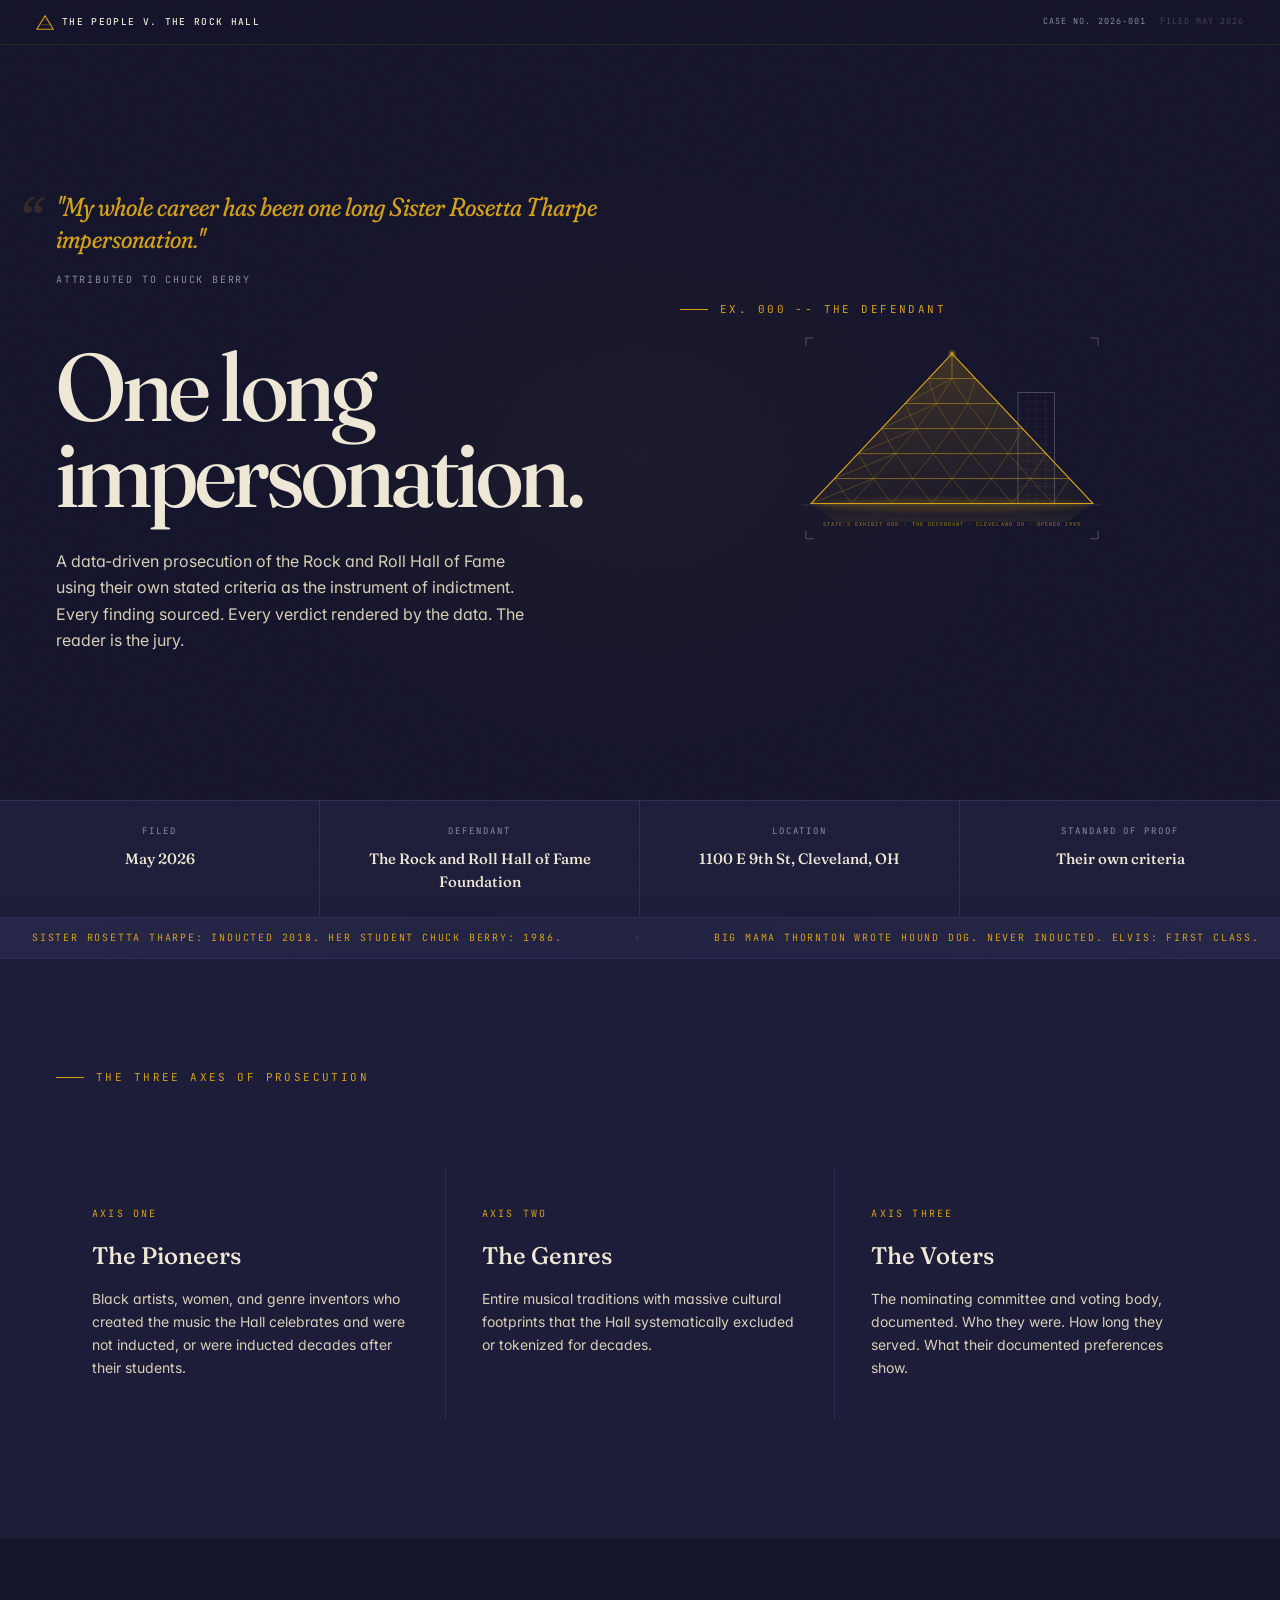
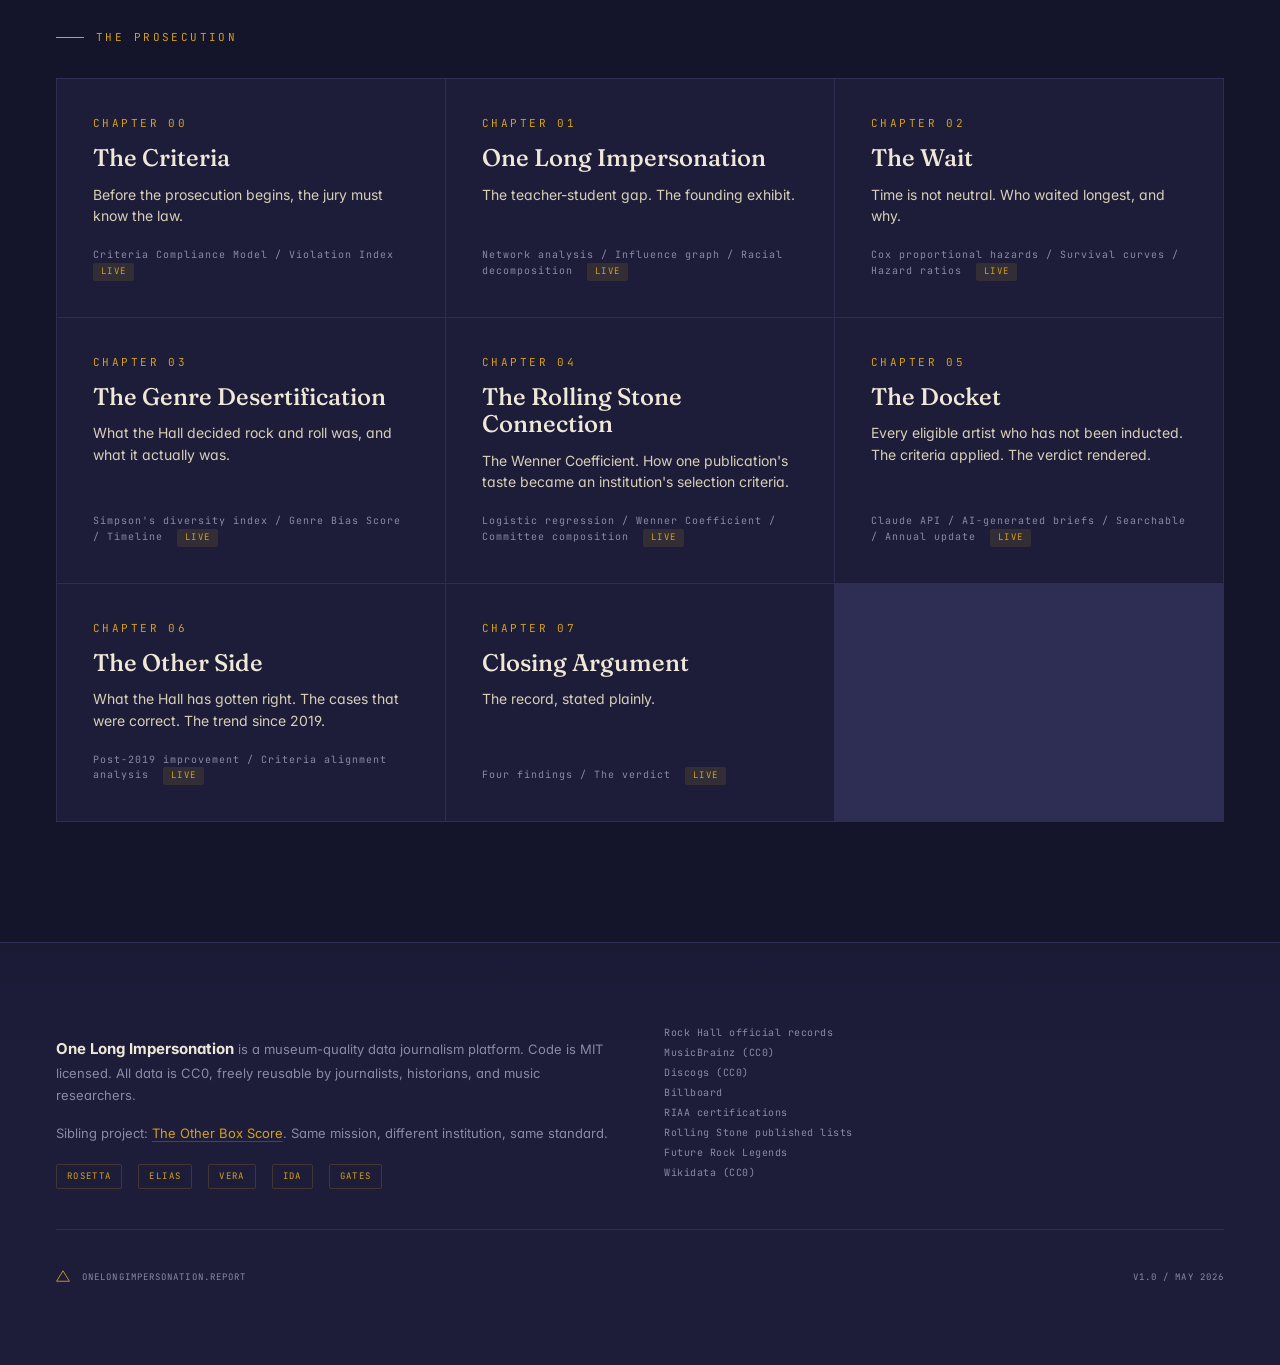
<file: site/index.html>
<!doctype html>
<html lang="en">
<head>
<meta charset="utf-8">
<title>One Long Impersonation -- A data-driven prosecution of the Rock and Roll Hall of Fame</title>
<meta name="viewport" content="width=device-width,initial-scale=1">
<meta name="description" content="A data-driven prosecution of the Rock and Roll Hall of Fame using their own stated criteria. Museum quality. Legally defensible. CC0 data.">
<meta property="og:title" content="One Long Impersonation">
<meta property="og:description" content="A data-driven prosecution of the Rock and Roll Hall of Fame using their own stated criteria. Museum quality. CC0 data.">
<meta property="og:type" content="website">
<meta property="og:url" content="https://onelongimpersonation.report/">
<meta property="og:site_name" content="One Long Impersonation">
<meta name="twitter:card" content="summary_large_image">
<meta name="twitter:title" content="One Long Impersonation">
<meta name="twitter:description" content="A data-driven prosecution of the Rock and Roll Hall of Fame using their own stated criteria.">
<link rel="stylesheet" href="../shared/design-tokens.css">
<style>
  /* ============================================
     HERO
     ============================================ */
  .shell-hero {
    height: calc(100vh - 100px);
    min-height: 560px;
    display: flex;
    flex-direction: column;
    justify-content: center;
    padding: 44px 0 0;
    position: relative;
    overflow: hidden;
    box-sizing: border-box;
  }

  /* Ambient glow behind hero */
  .shell-hero::before {
    content: "";
    position: absolute;
    top: 20%;
    left: 50%;
    width: 800px;
    height: 600px;
    transform: translateX(-50%);
    background: radial-gradient(ellipse, rgba(212,160,23,0.04) 0%, transparent 70%);
    pointer-events: none;
  }

  .hero-layout {
    display: grid;
    grid-template-columns: 1fr 1fr;
    gap: 80px;
    align-items: center;
    position: relative;
  }

  .hero-text {
    animation: hero-fade 1.2s var(--ease-out) both;
  }

  @keyframes hero-fade {
    from { opacity: 0; transform: translateY(30px); }
    to { opacity: 1; transform: translateY(0); }
  }

  .shell-quote {
    font-family: var(--serif);
    font-variation-settings: "SOFT" 100, "opsz" 144;
    font-style: italic;
    font-weight: 400;
    font-size: clamp(18px, 2.5vw, 26px);
    color: var(--gold);
    line-height: 1.25;
    margin: 0 0 16px;
    position: relative;
  }

  /* Opening quotation mark ornament */
  .shell-quote::before {
    content: "\201C";
    position: absolute;
    left: -0.6em;
    top: -0.15em;
    font-size: 2.5em;
    color: var(--gold);
    opacity: 0.15;
    font-family: var(--serif);
  }

  .shell-attribution {
    font-family: var(--mono);
    font-size: 10px;
    letter-spacing: 0.18em;
    text-transform: uppercase;
    color: var(--mute);
    margin: 0 0 56px;
  }

  .shell-title {
    font-family: var(--serif);
    font-weight: 500;
    font-variation-settings: "SOFT" 30, "opsz" 144, "WONK" 0;
    font-size: clamp(48px, 7.5vw, 104px);
    letter-spacing: -0.03em;
    line-height: 0.9;
    color: var(--cream);
    margin: 0 0 32px;
  }

  .shell-subtitle {
    font-size: 16px;
    color: var(--cream-2);
    max-width: 480px;
    line-height: 1.65;
    margin: 0;
  }

  /* Pyramid exhibit */
  .pyramid-exhibit {
    display: flex;
    flex-direction: column;
    align-items: center;
    animation: hero-fade 1.2s var(--ease-out) 0.3s both;
  }

  /* ============================================
     DOCKET STRIP
     ============================================ */
  .docket-strip {
    display: grid;
    grid-template-columns: repeat(4, 1fr);
    border-top: 1px solid var(--rule);
    border-bottom: 1px solid var(--rule);
    background: var(--ink-2);
  }

  .docket-strip__item {
    padding: 24px 32px;
    text-align: center;
    border-right: 1px solid var(--rule);
    transition: background var(--duration) var(--ease-out);
  }
  .docket-strip__item:last-child { border-right: none; }
  .docket-strip__item:hover { background: var(--ink-3); }

  .docket-strip__label {
    font-family: var(--mono);
    font-size: 9px;
    letter-spacing: 0.22em;
    text-transform: uppercase;
    color: var(--mute);
    margin-bottom: 8px;
  }

  .docket-strip__value {
    font-family: var(--serif);
    font-size: 15px;
    color: var(--cream);
    font-weight: 500;
    font-variation-settings: "SOFT" 30, "opsz" 24;
  }

  /* ============================================
     MARQUEE
     ============================================ */
  .marquee-strip {
    overflow: hidden;
    white-space: nowrap;
    background: linear-gradient(90deg, var(--ink-3), rgba(38,38,72,0.8), var(--ink-3));
    border-bottom: 1px solid var(--rule);
    padding: 12px 0;
    font-family: var(--mono);
    font-size: 10px;
    letter-spacing: 0.18em;
    text-transform: uppercase;
    color: var(--gold);
  }

  .marquee-inner {
    display: inline-block;
    animation: marquee-scroll 90s linear infinite;
  }
  .marquee-inner span { padding: 0 32px; }
  .marquee-star { color: var(--rule); padding: 0 8px; }

  @keyframes marquee-scroll {
    0%   { transform: translateX(0); }
    100% { transform: translateX(-50%); }
  }

  /* ============================================
     THREE AXES
     ============================================ */
  .axes-grid {
    display: grid;
    grid-template-columns: repeat(3, 1fr);
    gap: 1px;
    background: var(--rule);
    margin-top: 48px;
  }

  .axis-card {
    background: var(--ink-2);
    padding: 40px 36px;
    transition: background var(--duration) var(--ease-out);
  }
  .axis-card:hover { background: var(--ink-3); }

  .axis-card__number {
    font-family: var(--mono);
    font-size: 10px;
    letter-spacing: 0.22em;
    color: var(--gold);
    text-transform: uppercase;
    margin-bottom: 16px;
  }

  .axis-card__title {
    font-family: var(--serif);
    font-size: 24px;
    font-weight: 500;
    color: var(--cream);
    margin-bottom: 12px;
    font-variation-settings: "SOFT" 30, "opsz" 24;
  }

  .axis-card__desc {
    font-size: 14px;
    color: var(--cream-2);
    line-height: 1.65;
  }

  /* ============================================
     CHAPTER GRID
     ============================================ */
  .chapter-grid {
    display: grid;
    grid-template-columns: repeat(auto-fill, minmax(340px, 1fr));
    gap: 1px;
    background: var(--rule);
    border: 1px solid var(--rule);
  }

  .chapter-card {
    background: var(--ink-2);
    padding: 36px;
    display: flex;
    flex-direction: column;
    gap: 12px;
    transition: all var(--duration) var(--ease-out);
    text-decoration: none;
    color: inherit;
    position: relative;
    overflow: hidden;
    cursor: pointer;
  }

  .chapter-card::after {
    content: "";
    position: absolute;
    bottom: 0; left: 0; right: 0;
    height: 2px;
    background: var(--gold);
    transform: scaleX(0);
    transform-origin: left;
    transition: transform var(--duration) var(--ease-out);
  }

  .chapter-card:hover {
    background: var(--ink-3);
  }
  .chapter-card:hover::after {
    transform: scaleX(1);
  }

  .chapter-card__number {
    font-family: var(--mono);
    font-size: 11px;
    letter-spacing: 0.22em;
    color: var(--gold);
    text-transform: uppercase;
  }

  .chapter-card__title {
    font-family: var(--serif);
    font-size: 24px;
    font-weight: 500;
    color: var(--cream);
    line-height: 1.15;
    font-variation-settings: "SOFT" 30, "opsz" 24;
  }

  .chapter-card__desc {
    font-size: 14px;
    color: var(--cream-2);
    line-height: 1.55;
  }

  .chapter-card__meta {
    font-family: var(--mono);
    font-size: 10px;
    letter-spacing: 0.1em;
    color: var(--mute);
    margin-top: auto;
    padding-top: 8px;
  }

  .chapter-card__status {
    display: inline-block;
    padding: 2px 8px;
    border-radius: 2px;
    font-family: var(--mono);
    font-size: 9px;
    letter-spacing: 0.15em;
    text-transform: uppercase;
  }

  .chapter-card__status--live {
    background: rgba(212,160,23,0.12);
    color: var(--gold);
  }

  .chapter-card__status--coming {
    background: rgba(138,138,163,0.1);
    color: var(--mute);
  }

  /* ============================================
     COLOPHON
     ============================================ */
  .colophon-section {
    border-top: 1px solid var(--rule);
  }

  .colophon {
    font-size: 13px;
    color: var(--mute);
    line-height: 1.7;
  }
  .colophon a { color: var(--gold); }
  .colophon a:hover { text-decoration: underline; }

  .colophon__grid {
    display: grid;
    grid-template-columns: 1fr 1fr;
    gap: 48px;
    align-items: start;
  }

  .colophon__agents {
    display: flex;
    gap: 16px;
    flex-wrap: wrap;
    margin-top: 20px;
  }

  .colophon__agent {
    font-family: var(--mono);
    font-size: 9px;
    letter-spacing: 0.15em;
    text-transform: uppercase;
    color: var(--gold);
    padding: 4px 10px;
    border: 1px solid rgba(212,160,23,0.2);
    border-radius: 2px;
  }

  .colophon__sources {
    font-family: var(--mono);
    font-size: 10px;
    color: var(--mute);
    line-height: 2;
    letter-spacing: 0.05em;
  }

  .colophon__rule {
    height: 1px;
    background: var(--rule);
    margin: 40px 0;
  }

  .colophon__bottom {
    display: flex;
    justify-content: space-between;
    align-items: center;
    font-family: var(--mono);
    font-size: 9px;
    letter-spacing: 0.12em;
    text-transform: uppercase;
    color: var(--mute);
  }

  /* ============================================
     RESPONSIVE
     ============================================ */
  @media (max-width: 768px) {
    .hero-layout { grid-template-columns: 1fr; gap: 48px; }
    .pyramid-exhibit { order: -1; }
    .axes-grid { grid-template-columns: 1fr; }
    .chapter-grid { grid-template-columns: 1fr; }
    .docket-strip { grid-template-columns: 1fr; }
    .docket-strip__item { border-right: none; border-bottom: 1px solid var(--rule); }
    .docket-strip__item:last-child { border-bottom: none; }
    .colophon__grid { grid-template-columns: 1fr; gap: 32px; }
    .shell-quote::before { display: none; }
  }
</style>
</head>
<body>

<!-- Masthead -->
<nav style="position:fixed; top:0; left:0; right:0; z-index:100; background:rgba(20,20,43,0.95); border-bottom:1px solid rgba(212,160,23,0.12); font-family:var(--mono); letter-spacing:0.15em; text-transform:uppercase; backdrop-filter:blur(8px); -webkit-backdrop-filter:blur(8px)">
  <div style="max-width:1480px; margin:0 auto; padding:0 36px; height:44px; display:flex; align-items:center; justify-content:space-between">
    <a href="/site/" style="display:flex; align-items:center; gap:8px; text-decoration:none; color:var(--cream)">
      <svg viewBox="0 0 24 20" width="18" height="15"><polygon points="12,1 1,19 23,19" fill="none" stroke="#d4a017" stroke-width="1.5"/><line x1="4.5" y1="13" x2="19.5" y2="13" stroke="#d4a017" stroke-width="0.7" opacity="0.6"/><line x1="7" y1="7" x2="17" y2="7" stroke="#d4a017" stroke-width="0.7" opacity="0.4"/></svg>
      <span style="font-size:9.5px; font-weight:500; letter-spacing:0.14em; color:var(--cream)">The People v. The Rock Hall</span>
    </a>
    <span style="color:var(--mute); font-size:8.5px; letter-spacing:0.12em">Case No. 2026-001 <span style="color:rgba(138,138,163,0.4); margin-left:8px">Filed May 2026</span></span>
  </div>
</nav>

<!-- =====================================================
     HERO
     ===================================================== -->
<section class="section section--ink shell-hero">
  <div class="container">
    <div class="hero-layout">

      <div class="hero-text">
        <blockquote class="shell-quote">
          "My whole career has been one long Sister Rosetta Tharpe impersonation."
        </blockquote>
        <p class="shell-attribution">Attributed to Chuck Berry</p>

        <h1 class="shell-title">One long<br>impersonation.</h1>

        <p class="shell-subtitle">
          A data-driven prosecution of the Rock and Roll Hall of Fame using their own stated criteria
          as the instrument of indictment. Every finding sourced. Every verdict rendered by the data.
          The reader is the jury.
        </p>
      </div>

      <div class="pyramid-exhibit">
        <div class="exhibit-label" style="margin-bottom:16px; align-self:flex-start">
          <span>Ex. 000 -- The Defendant</span>
        </div>
        <div id="pyramid-svg"></div>
      </div>

    </div>
  </div>
</section>

<!-- =====================================================
     DOCKET STRIP
     ===================================================== -->
<div class="docket-strip">
  <div class="docket-strip__item">
    <div class="docket-strip__label">Filed</div>
    <div class="docket-strip__value">May 2026</div>
  </div>
  <div class="docket-strip__item">
    <div class="docket-strip__label">Defendant</div>
    <div class="docket-strip__value">The Rock and Roll Hall of Fame Foundation</div>
  </div>
  <div class="docket-strip__item">
    <div class="docket-strip__label">Location</div>
    <div class="docket-strip__value">1100 E 9th St, Cleveland, OH</div>
  </div>
  <div class="docket-strip__item">
    <div class="docket-strip__label">Standard of Proof</div>
    <div class="docket-strip__value">Their own criteria</div>
  </div>
</div>

<!-- =====================================================
     MARQUEE
     ===================================================== -->
<div class="marquee-strip" aria-hidden="true">
  <div class="marquee-inner">
    <span>Sister Rosetta Tharpe: inducted 2018. Her student Chuck Berry: 1986.</span>
    <span class="marquee-star">&#9830;</span>
    <span>Big Mama Thornton wrote Hound Dog. Never inducted. Elvis: first class.</span>
    <span class="marquee-star">&#9830;</span>
    <span>First heavy metal induction: 2006. The Hall opened in 1986.</span>
    <span class="marquee-star">&#9830;</span>
    <span>Electronic music performer inductions under Wenner: zero.</span>
    <span class="marquee-star">&#9830;</span>
    <span>RS coverage vs wait time: rho = -0.43. 4 years with coverage. 13 without.</span>
    <span class="marquee-star">&#9830;</span>
    <span>Genre diversity improved 1.19x after Wenner exited.</span>
    <span class="marquee-star">&#9830;</span>
    <span>122 eligible artists. 122 cases built. The docket is open.</span>
    <span class="marquee-star">&#9830;</span>
    <!-- Duplicate for seamless loop -->
    <span>Sister Rosetta Tharpe: inducted 2018. Her student Chuck Berry: 1986.</span>
    <span class="marquee-star">&#9830;</span>
    <span>Big Mama Thornton wrote Hound Dog. Never inducted. Elvis: first class.</span>
    <span class="marquee-star">&#9830;</span>
    <span>First heavy metal induction: 2006. The Hall opened in 1986.</span>
    <span class="marquee-star">&#9830;</span>
    <span>Electronic music performer inductions under Wenner: zero.</span>
    <span class="marquee-star">&#9830;</span>
    <span>RS coverage vs wait time: rho = -0.43. 4 years with coverage. 13 without.</span>
    <span class="marquee-star">&#9830;</span>
    <span>Genre diversity improved 1.19x after Wenner exited.</span>
    <span class="marquee-star">&#9830;</span>
    <span>122 eligible artists. 122 cases built. The docket is open.</span>
    <span class="marquee-star">&#9830;</span>
  </div>
</div>

<!-- =====================================================
     THREE AXES OF PROSECUTION
     ===================================================== -->
<section class="section section--ink2" style="padding-top:100px">
  <div class="container">
    <div class="exhibit-label" style="margin-bottom:32px">
      <span>The Three Axes of Prosecution</span>
    </div>

    <div class="axes-grid">
      <div class="axis-card">
        <div class="axis-card__number">Axis One</div>
        <div class="axis-card__title">The Pioneers</div>
        <div class="axis-card__desc">
          Black artists, women, and genre inventors who created the music the Hall celebrates
          and were not inducted, or were inducted decades after their students.
        </div>
      </div>
      <div class="axis-card">
        <div class="axis-card__number">Axis Two</div>
        <div class="axis-card__title">The Genres</div>
        <div class="axis-card__desc">
          Entire musical traditions with massive cultural footprints that the Hall
          systematically excluded or tokenized for decades.
        </div>
      </div>
      <div class="axis-card">
        <div class="axis-card__number">Axis Three</div>
        <div class="axis-card__title">The Voters</div>
        <div class="axis-card__desc">
          The nominating committee and voting body, documented. Who they were.
          How long they served. What their documented preferences show.
        </div>
      </div>
    </div>
  </div>
</section>

<!-- =====================================================
     CHAPTERS
     ===================================================== -->
<section class="section section--ink" style="padding-top:80px" id="chapters">
  <div class="container">
    <div class="exhibit-label" style="margin-bottom:32px">
      <span>The Prosecution</span>
    </div>
    <div class="chapter-grid" id="chapter-grid"></div>
  </div>
</section>

<!-- =====================================================
     COLOPHON
     ===================================================== -->
<section class="section section--ink2 colophon-section" style="padding:80px 0">
  <div class="container colophon">
    <div class="colophon__grid">
      <div>
        <p><strong style="color:var(--cream); font-size:15px">One Long Impersonation</strong> is a museum-quality
        data journalism platform. Code is MIT licensed. All data is CC0, freely reusable by
        journalists, historians, and music researchers.</p>

        <p style="margin-top:16px">Sibling project: <a href="https://theotherboxscore.org">The Other Box Score</a>.
        Same mission, different institution, same standard.</p>

        <div class="colophon__agents">
          <span class="colophon__agent">Rosetta</span>
          <span class="colophon__agent">Elias</span>
          <span class="colophon__agent">Vera</span>
          <span class="colophon__agent">Ida</span>
          <span class="colophon__agent">Gates</span>
        </div>
      </div>

      <div class="colophon__sources">
        Rock Hall official records<br>
        MusicBrainz (CC0)<br>
        Discogs (CC0)<br>
        Billboard<br>
        RIAA certifications<br>
        Rolling Stone published lists<br>
        Future Rock Legends<br>
        Wikidata (CC0)
      </div>
    </div>

    <div class="colophon__rule"></div>

    <div class="colophon__bottom">
      <span>
        <svg viewBox="0 0 24 20" width="14" height="12" style="vertical-align:-2px; margin-right:6px"><polygon points="12,1 1,19 23,19" fill="none" stroke="#d4a017" stroke-width="1.5"/></svg>
        onelongimpersonation.report
      </span>
      <span>v1.0 / May 2026</span>
    </div>
  </div>
</section>

<!-- =====================================================
     SCRIPTS
     ===================================================== -->
<script>
(function() {
  // ---- PYRAMID SVG (I.M. Pei's Rock Hall) ----
  var W = 460, H = 320;
  var accent = '#d4a017', ink = '#efe8d6';
  var apex = { x: W * 0.50, y: 30 };
  var baseL = { x: W * 0.03, y: H - 60 };
  var baseR = { x: W * 0.97, y: H - 60 };
  var bands = 6;

  function lerp(a, b, t) { return { x: a.x + (b.x - a.x) * t, y: a.y + (b.y - a.y) * t }; }

  var bandLines = [];
  for (var i = 1; i <= bands; i++) {
    var t = i / bands;
    bandLines.push({ a: lerp(apex, baseL, t), b: lerp(apex, baseR, t), t: t });
  }

  var trussPaths = '';
  for (var i = 1; i <= bands; i++) {
    var top = i === 1 ? { a: apex, b: apex } : { a: bandLines[i - 2].a, b: bandLines[i - 2].b };
    var bottom = bandLines[i - 1];
    var segs = i + 1, segsT = i;
    var ptsTop = [], ptsBot = [];
    for (var k = 0; k <= segsT; k++) {
      var tt = segsT === 0 ? 0 : k / segsT;
      ptsTop.push({ x: top.a.x + (top.b.x - top.a.x) * tt, y: top.a.y + (top.b.y - top.a.y) * tt });
    }
    for (var k = 0; k <= segs; k++) {
      var tt = k / segs;
      ptsBot.push({ x: bottom.a.x + (bottom.b.x - bottom.a.x) * tt, y: bottom.a.y + (bottom.b.y - bottom.a.y) * tt });
    }
    for (var k = 0; k < ptsBot.length; k++) {
      var bp = ptsBot[k];
      var leftIdx = Math.max(0, Math.floor(k * segsT / segs));
      var rightIdx = Math.min(segsT, leftIdx + 1);
      if (ptsTop[leftIdx]) trussPaths += '<line x1="'+bp.x+'" y1="'+bp.y+'" x2="'+ptsTop[leftIdx].x+'" y2="'+ptsTop[leftIdx].y+'"/>';
      if (ptsTop[rightIdx] && rightIdx !== leftIdx) trussPaths += '<line x1="'+bp.x+'" y1="'+bp.y+'" x2="'+ptsTop[rightIdx].x+'" y2="'+ptsTop[rightIdx].y+'"/>';
    }
  }

  var towerW = 56, towerH = 170;
  var towerX = W * 0.72, towerY = H - 60 - towerH;
  var towerLines = '';
  for (var i = 1; i <= 12; i++) towerLines += '<line x1="'+towerX+'" x2="'+(towerX+towerW)+'" y1="'+(towerY+i*towerH/13)+'" y2="'+(towerY+i*towerH/13)+'" stroke="'+ink+'" stroke-opacity="0.18" stroke-width="0.5"/>';
  for (var i = 1; i <= 3; i++) towerLines += '<line x1="'+(towerX+i*towerW/4)+'" x2="'+(towerX+i*towerW/4)+'" y1="'+towerY+'" y2="'+(towerY+towerH)+'" stroke="'+ink+'" stroke-opacity="0.18" stroke-width="0.5"/>';

  var bandPaths = '';
  for (var i = 0; i < bandLines.length; i++) {
    var b = bandLines[i];
    bandPaths += '<line x1="'+b.a.x+'" y1="'+b.a.y+'" x2="'+b.b.x+'" y2="'+b.b.y+'"/>';
  }

  var svg = '<svg viewBox="0 0 '+W+' '+H+'" width="100%" style="display:block;max-width:460px" role="img" aria-label="I.M. Pei Rock and Roll Hall of Fame building, Cleveland OH. Prosecution Exhibit 000: The Defendant.">' +
    '<defs>' +
      '<linearGradient id="pg" x1="0" y1="0" x2="0" y2="1"><stop offset="0%" stop-color="'+accent+'" stop-opacity="0.22"/><stop offset="55%" stop-color="'+accent+'" stop-opacity="0.10"/><stop offset="100%" stop-color="'+accent+'" stop-opacity="0.04"/></linearGradient>' +
      '<linearGradient id="pgw" x1="0" y1="0" x2="0" y2="1"><stop offset="0%" stop-color="'+accent+'" stop-opacity="0"/><stop offset="100%" stop-color="'+accent+'" stop-opacity="0.18"/></linearGradient>' +
      '<filter id="ps" x="-20%" y="-20%" width="140%" height="140%"><feGaussianBlur stdDeviation="3"/></filter>' +
    '</defs>' +
    '<line x1="0" y1="'+(H-58)+'" x2="'+W+'" y2="'+(H-58)+'" stroke="'+ink+'" stroke-opacity="0.35" stroke-width="0.5"/>' +
    '<ellipse cx="'+(W/2)+'" cy="'+(H-58)+'" rx="'+(W*0.46)+'" ry="10" fill="'+accent+'" fill-opacity="0.18" filter="url(#ps)"/>' +
    '<g opacity="0.85"><rect x="'+towerX+'" y="'+towerY+'" width="'+towerW+'" height="'+towerH+'" fill="none" stroke="'+ink+'" stroke-opacity="0.55" stroke-width="0.8"/>'+towerLines+'</g>' +
    '<polygon points="'+apex.x+','+apex.y+' '+baseL.x+','+baseL.y+' '+baseR.x+','+baseR.y+'" fill="url(#pg)"/>' +
    '<g stroke="'+accent+'" stroke-opacity="0.55" stroke-width="0.7">'+trussPaths+'</g>' +
    '<g stroke="'+accent+'" stroke-opacity="0.85" stroke-width="0.9">'+bandPaths+'</g>' +
    '<polygon points="'+apex.x+','+apex.y+' '+baseL.x+','+baseL.y+' '+baseR.x+','+baseR.y+'" fill="none" stroke="'+accent+'" stroke-width="1.6"/>' +
    '<circle cx="'+apex.x+'" cy="'+apex.y+'" r="2.4" fill="'+accent+'"/><circle cx="'+apex.x+'" cy="'+apex.y+'" r="6" fill="'+accent+'" fill-opacity="0.25"/>' +
    '<polygon points="'+baseL.x+','+baseL.y+' '+baseR.x+','+baseR.y+' '+(baseR.x-40)+','+(baseR.y+28)+' '+(baseL.x+40)+','+(baseL.y+28)+'" fill="url(#pgw)" opacity="0.55"/>' +
    '<g stroke="'+ink+'" stroke-opacity="0.55" stroke-width="0.8" fill="none">' +
      '<path d="M6,6 L18,6 M6,6 L6,18"/>' +
      '<path d="M'+(W-6)+',6 L'+(W-18)+',6 M'+(W-6)+',6 L'+(W-6)+',18"/>' +
      '<path d="M6,'+(H-6)+' L18,'+(H-6)+' M6,'+(H-6)+' L6,'+(H-18)+'"/>' +
      '<path d="M'+(W-6)+','+(H-6)+' L'+(W-18)+','+(H-6)+' M'+(W-6)+','+(H-6)+' L'+(W-6)+','+(H-18)+'"/>' +
    '</g>' +
    '<text x="'+apex.x+'" y="'+(H-26)+'" fill="'+accent+'" text-anchor="middle" font-family="\'JetBrains Mono\',monospace" font-size="8" letter-spacing="0.2em" text-transform="uppercase" opacity="0.75">STATE\'S EXHIBIT 000 &#183; THE DEFENDANT &#183; CLEVELAND OH &#183; OPENED 1995</text>' +
  '</svg>';

  document.getElementById('pyramid-svg').innerHTML = svg;

  // ---- CHAPTER GRID ----
  fetch('../chapters.json')
    .then(function(r) { return r.json(); })
    .then(function(data) {
      var grid = document.getElementById('chapter-grid');
      if (!grid || !data.chapters) return;
      data.chapters.forEach(function(ch, i) {
        var isLive = ch.status === 'live';
        var el = document.createElement(isLive ? 'a' : 'div');
        el.className = 'chapter-card';
        el.style.setProperty('--i', i);
        if (isLive) el.href = '..' + ch.url;
        else el.style.cursor = 'default';
        var statusClass = isLive ? 'chapter-card__status--live' : 'chapter-card__status--coming';
        el.innerHTML =
          '<div class="chapter-card__number">Chapter ' + ch.number + '</div>' +
          '<div class="chapter-card__title">' + ch.title + '</div>' +
          '<div class="chapter-card__desc">' + ch.description + '</div>' +
          '<div class="chapter-card__meta">' + ch.meta +
            ' &nbsp;<span class="chapter-card__status ' + statusClass + '">' + ch.status + '</span></div>';
        grid.appendChild(el);
      });
    });
})();
</script>

</body>
</html>
</file>
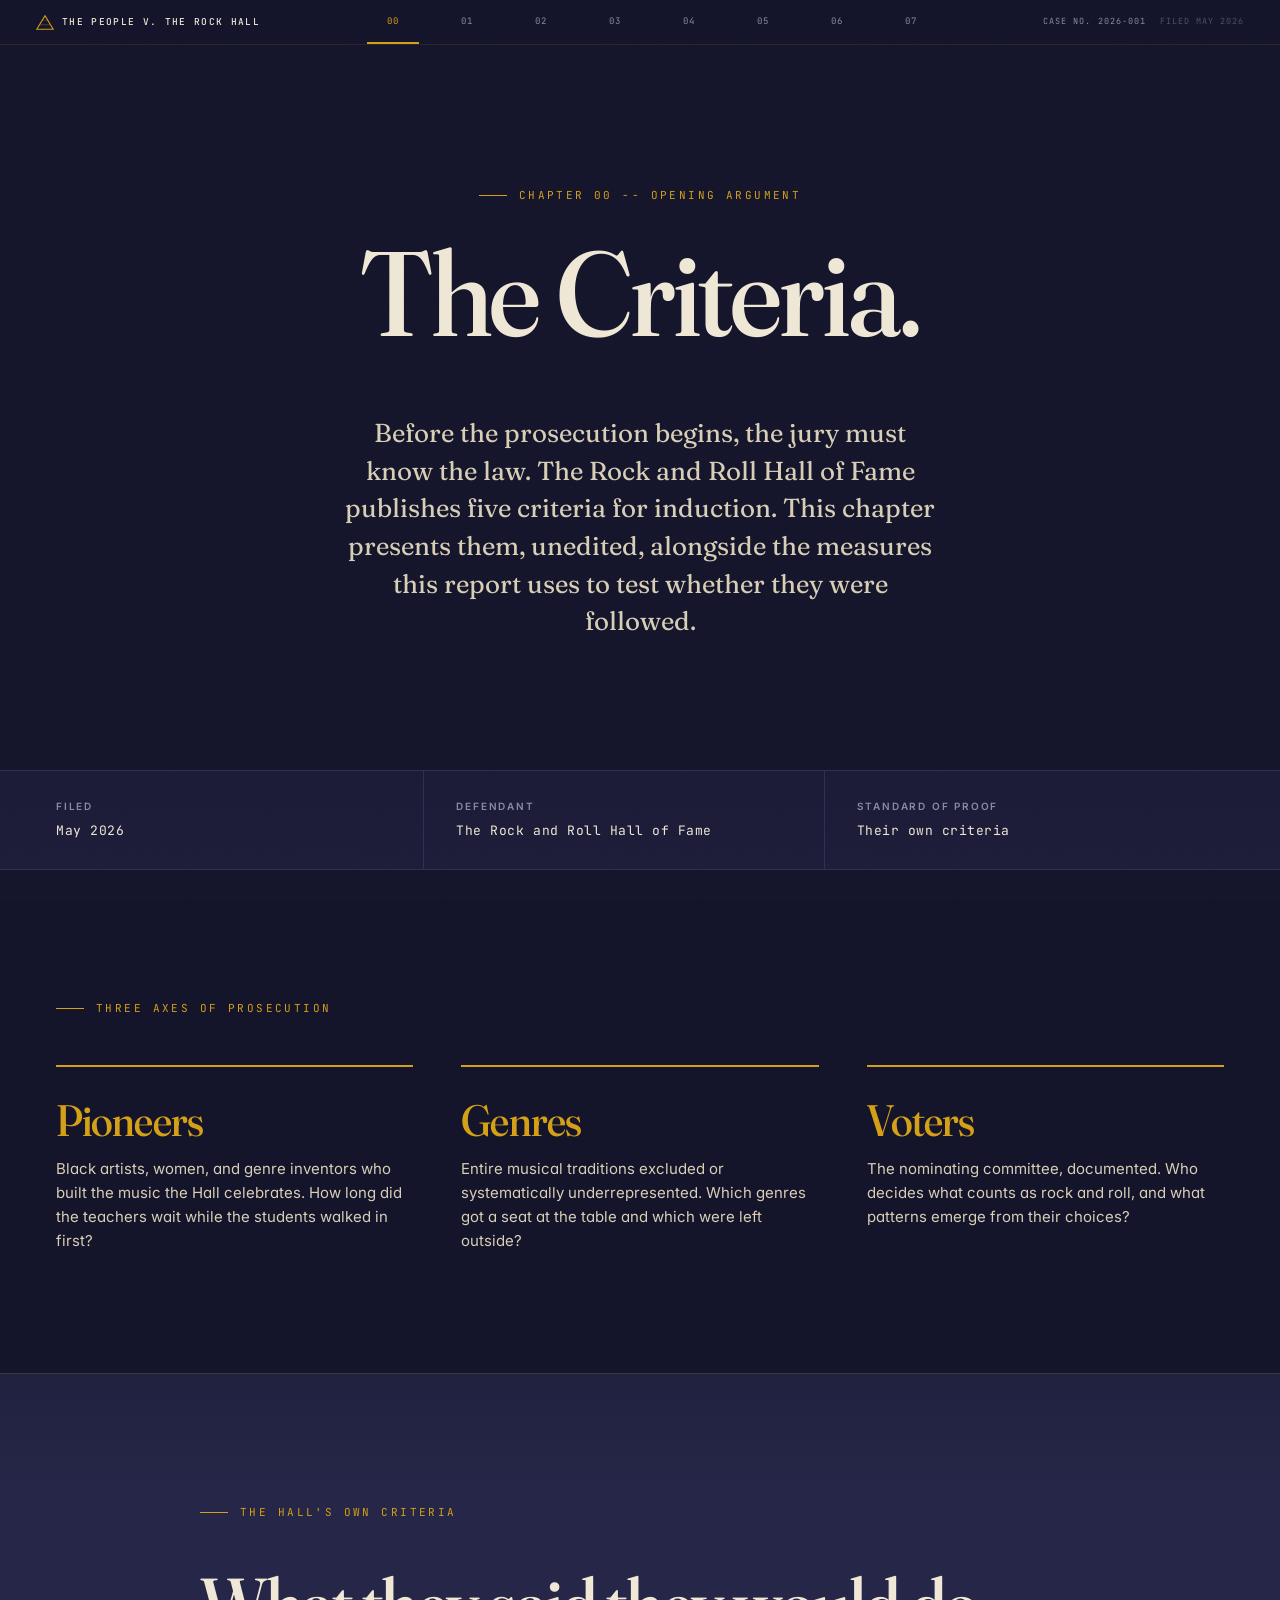
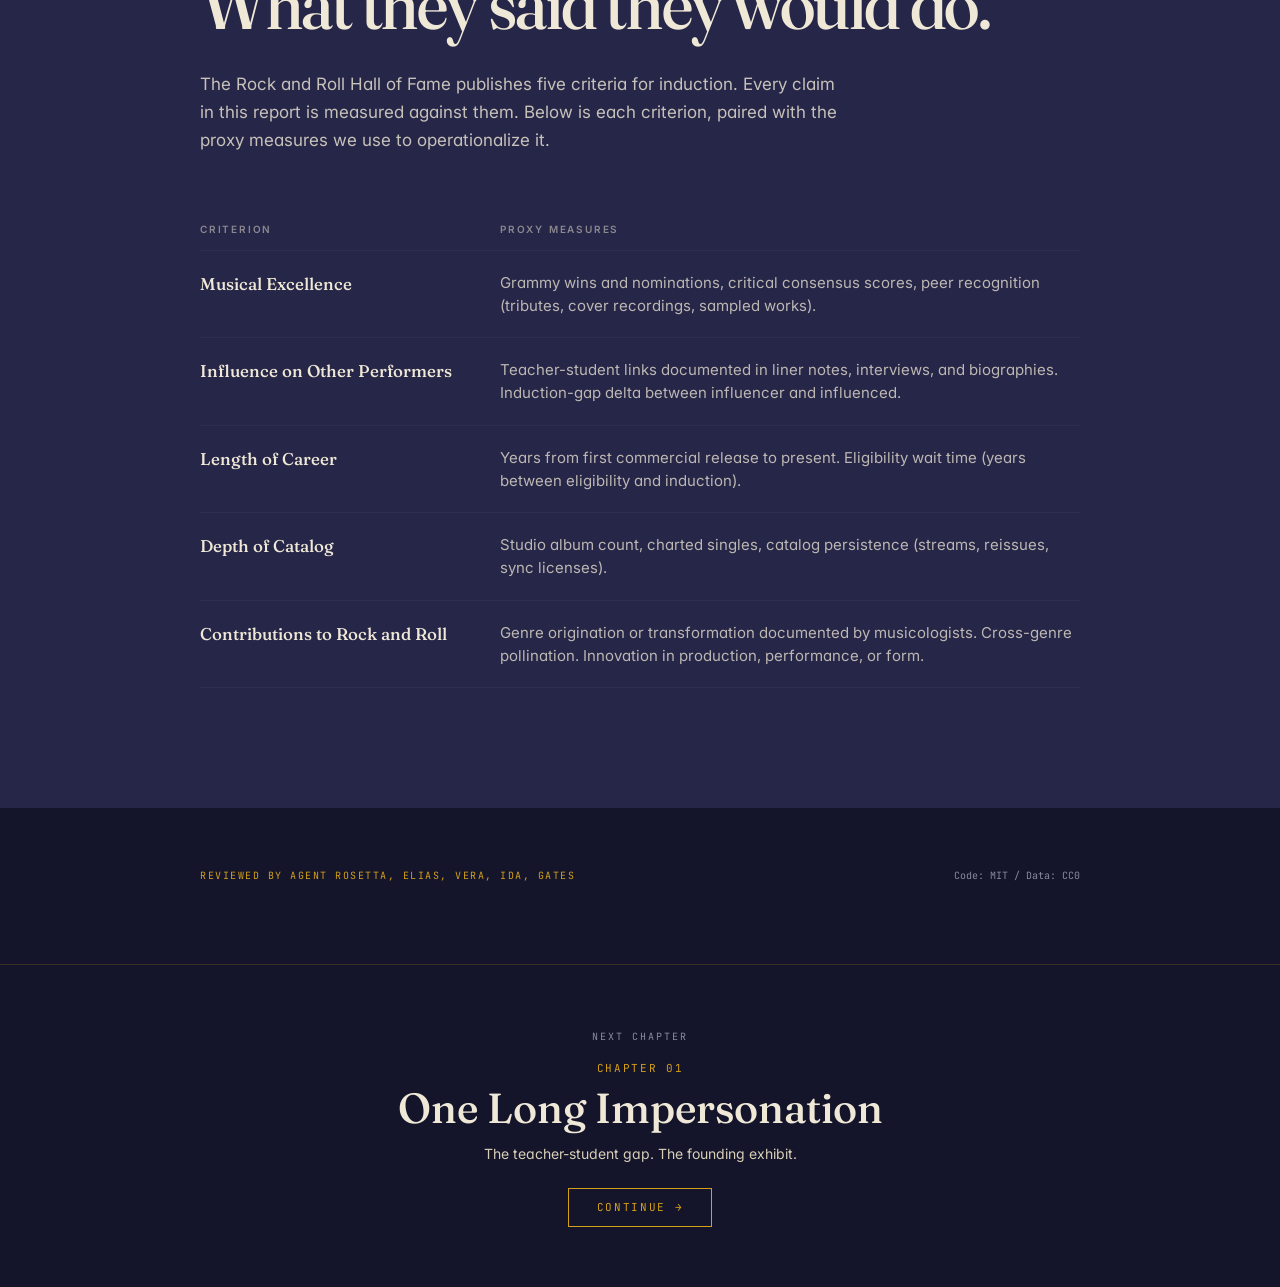
<file: chapters/00-opening/index.html>
<!doctype html>
<html lang="en">
<head>
<meta charset="utf-8">
<title>The Criteria -- One Long Impersonation</title>
<meta name="viewport" content="width=device-width,initial-scale=1">
<meta name="description" content="One Long Impersonation: a data-driven investigation of the Rock and Roll Hall of Fame's induction record.">
<meta property="og:title" content="The Criteria -- One Long Impersonation">
<meta property="og:description" content="The Rock and Roll Hall of Fame has published its criteria since 1983. This platform holds them to it.">
<meta property="og:type" content="article">
<meta property="og:site_name" content="One Long Impersonation">
<meta name="twitter:card" content="summary_large_image">
<meta name="twitter:title" content="The Criteria -- One Long Impersonation">
<meta name="twitter:description" content="The Rock and Roll Hall of Fame has published its criteria since 1983. This platform holds them to it.">
<link rel="stylesheet" href="../../shared/design-tokens.css">
<link rel="stylesheet" href="opening.css">
</head>
<body>

<!--#include virtual="../../shared/platform-nav.html" -->
<script>
  fetch('../../shared/platform-nav.html')
    .then(function(r) { return r.text(); })
    .then(function(html) {
      var d = document.createElement('div');
      d.innerHTML = html;
      document.body.insertBefore(d, document.body.firstChild);
      d.querySelectorAll('script').forEach(function(s) {
        var ns = document.createElement('script');
        ns.textContent = s.textContent;
        document.body.appendChild(ns);
      });
    });
</script>

<!-- =====================================================
     COVER
     ===================================================== -->
<header class="section section--ink cover">
  <div class="container container--narrow cover__inner">

    <div class="exhibit-label" style="margin-bottom:32px">
      <span>Chapter 00 -- Opening Argument</span>
    </div>

    <h1 class="display cover__title">
      The Criteria.
    </h1>

    <p class="serif" style="font-size:clamp(18px,2.5vw,26px); color:var(--cream-2); max-width:600px; margin:32px auto 0; line-height:1.45">
      Before the prosecution begins, the jury must know the law.
      The Rock and Roll Hall of Fame publishes five criteria for induction.
      This chapter presents them, unedited, alongside the measures
      this report uses to test whether they were followed.
    </p>

  </div>
</header>

<!-- =====================================================
     METADATA STRIP
     ===================================================== -->
<div class="section section--ink2 meta-strip">
  <div class="container">
    <ul class="meta-strip__list">
      <li class="meta-strip__item">
        <span class="smallcaps meta-strip__label">Filed</span>
        <span class="mono meta-strip__value">May 2026</span>
      </li>
      <li class="meta-strip__item">
        <span class="smallcaps meta-strip__label">Defendant</span>
        <span class="mono meta-strip__value">The Rock and Roll Hall of Fame</span>
      </li>
      <li class="meta-strip__item">
        <span class="smallcaps meta-strip__label">Standard of Proof</span>
        <span class="mono meta-strip__value">Their own criteria</span>
      </li>
    </ul>
  </div>
</div>

<!-- =====================================================
     THREE AXES OF PROSECUTION
     ===================================================== -->
<section class="section section--ink axes">
  <div class="container">

    <div class="exhibit-label" style="margin-bottom:48px">
      <span>Three Axes of Prosecution</span>
    </div>

    <div class="axes__grid">

      <div class="axes__card">
        <h3 class="display axes__card-title" style="color:var(--gold)">Pioneers</h3>
        <p class="axes__card-body">
          Black artists, women, and genre inventors who built the music the Hall celebrates.
          How long did the teachers wait while the students walked in first?
        </p>
      </div>

      <div class="axes__card">
        <h3 class="display axes__card-title" style="color:var(--gold)">Genres</h3>
        <p class="axes__card-body">
          Entire musical traditions excluded or systematically underrepresented.
          Which genres got a seat at the table and which were left outside?
        </p>
      </div>

      <div class="axes__card">
        <h3 class="display axes__card-title" style="color:var(--gold)">Voters</h3>
        <p class="axes__card-body">
          The nominating committee, documented.
          Who decides what counts as rock and roll, and what patterns emerge from their choices?
        </p>
      </div>

    </div>

  </div>
</section>

<!-- =====================================================
     CRITERIA PREAMBLE
     ===================================================== -->
<section class="section section--paper criteria">
  <div class="container container--narrow">

    <div class="exhibit-label" style="margin-bottom:48px">
      <span>The Hall's Own Criteria</span>
    </div>

    <h2 class="display criteria__heading">
      What they said they would do.
    </h2>

    <p class="criteria__intro">
      The Rock and Roll Hall of Fame publishes five criteria for induction.
      Every claim in this report is measured against them.
      Below is each criterion, paired with the proxy measures we use to operationalize it.
    </p>

    <table class="criteria__table">
      <thead>
        <tr>
          <th class="smallcaps">Criterion</th>
          <th class="smallcaps">Proxy Measures</th>
        </tr>
      </thead>
      <tbody>
        <tr>
          <td class="criteria__name serif">Musical Excellence</td>
          <td class="criteria__proxy">
            Grammy wins and nominations, critical consensus scores, peer recognition (tributes, cover recordings, sampled works).
          </td>
        </tr>
        <tr>
          <td class="criteria__name serif">Influence on Other Performers</td>
          <td class="criteria__proxy">
            Teacher-student links documented in liner notes, interviews, and biographies.
            Induction-gap delta between influencer and influenced.
          </td>
        </tr>
        <tr>
          <td class="criteria__name serif">Length of Career</td>
          <td class="criteria__proxy">
            Years from first commercial release to present.
            Eligibility wait time (years between eligibility and induction).
          </td>
        </tr>
        <tr>
          <td class="criteria__name serif">Depth of Catalog</td>
          <td class="criteria__proxy">
            Studio album count, charted singles, catalog persistence (streams, reissues, sync licenses).
          </td>
        </tr>
        <tr>
          <td class="criteria__name serif">Contributions to Rock and Roll</td>
          <td class="criteria__proxy">
            Genre origination or transformation documented by musicologists.
            Cross-genre pollination. Innovation in production, performance, or form.
          </td>
        </tr>
      </tbody>
    </table>

  </div>
</section>

<footer class="section section--ink" style="padding:60px 0">
  <div class="container container--narrow" style="display:flex; justify-content:space-between; align-items:center; flex-wrap:wrap; gap:16px">
    <span class="mono" style="font-size:10px; color:var(--gold); letter-spacing:0.15em; text-transform:uppercase">
      Reviewed by Agent Rosetta, Elias, Vera, Ida, Gates
    </span>
    <span class="mono" style="font-size:10px; color:var(--mute)">
      Code: MIT / Data: CC0
    </span>
  </div>
  <div id="next-chapter" data-current="00"></div>
</footer>

<script src="../../shared/pyramid.js"></script>
<script src="../../shared/next-chapter.js"></script>
</body>
</html>
</file>
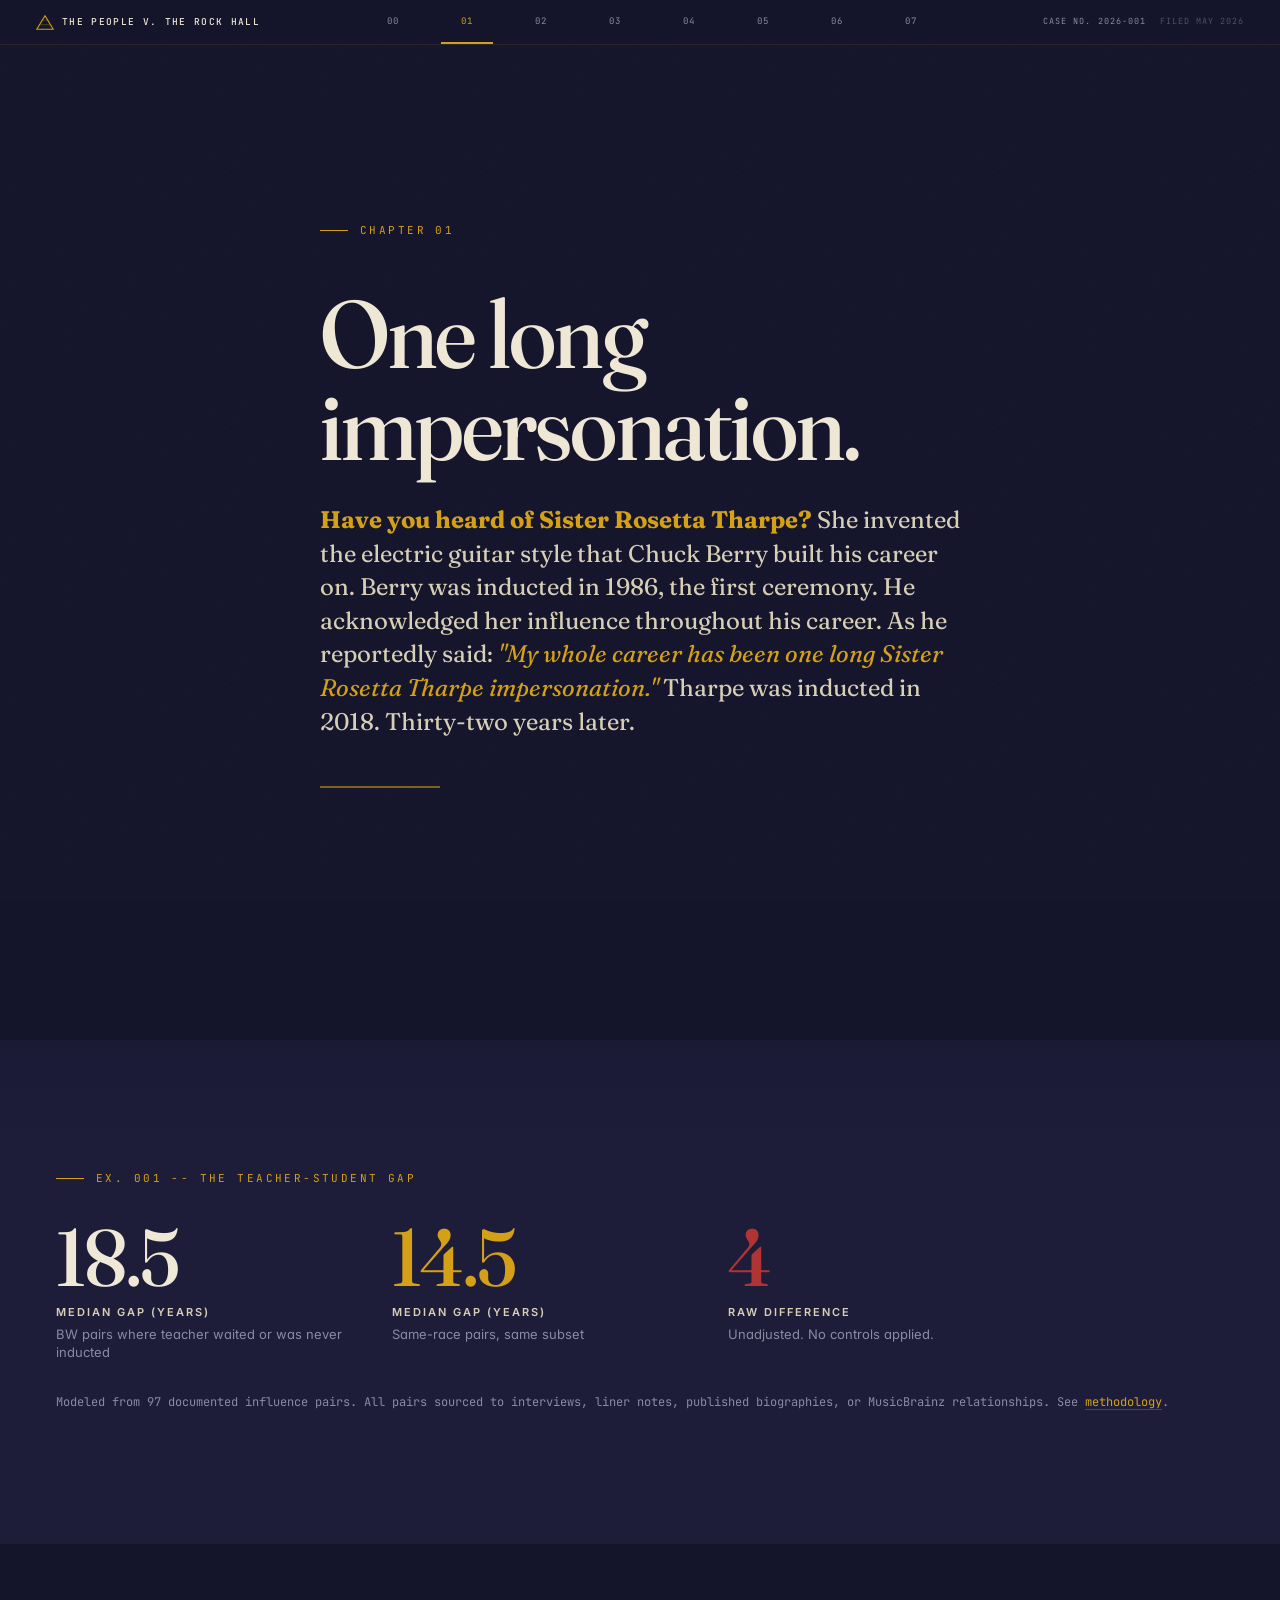
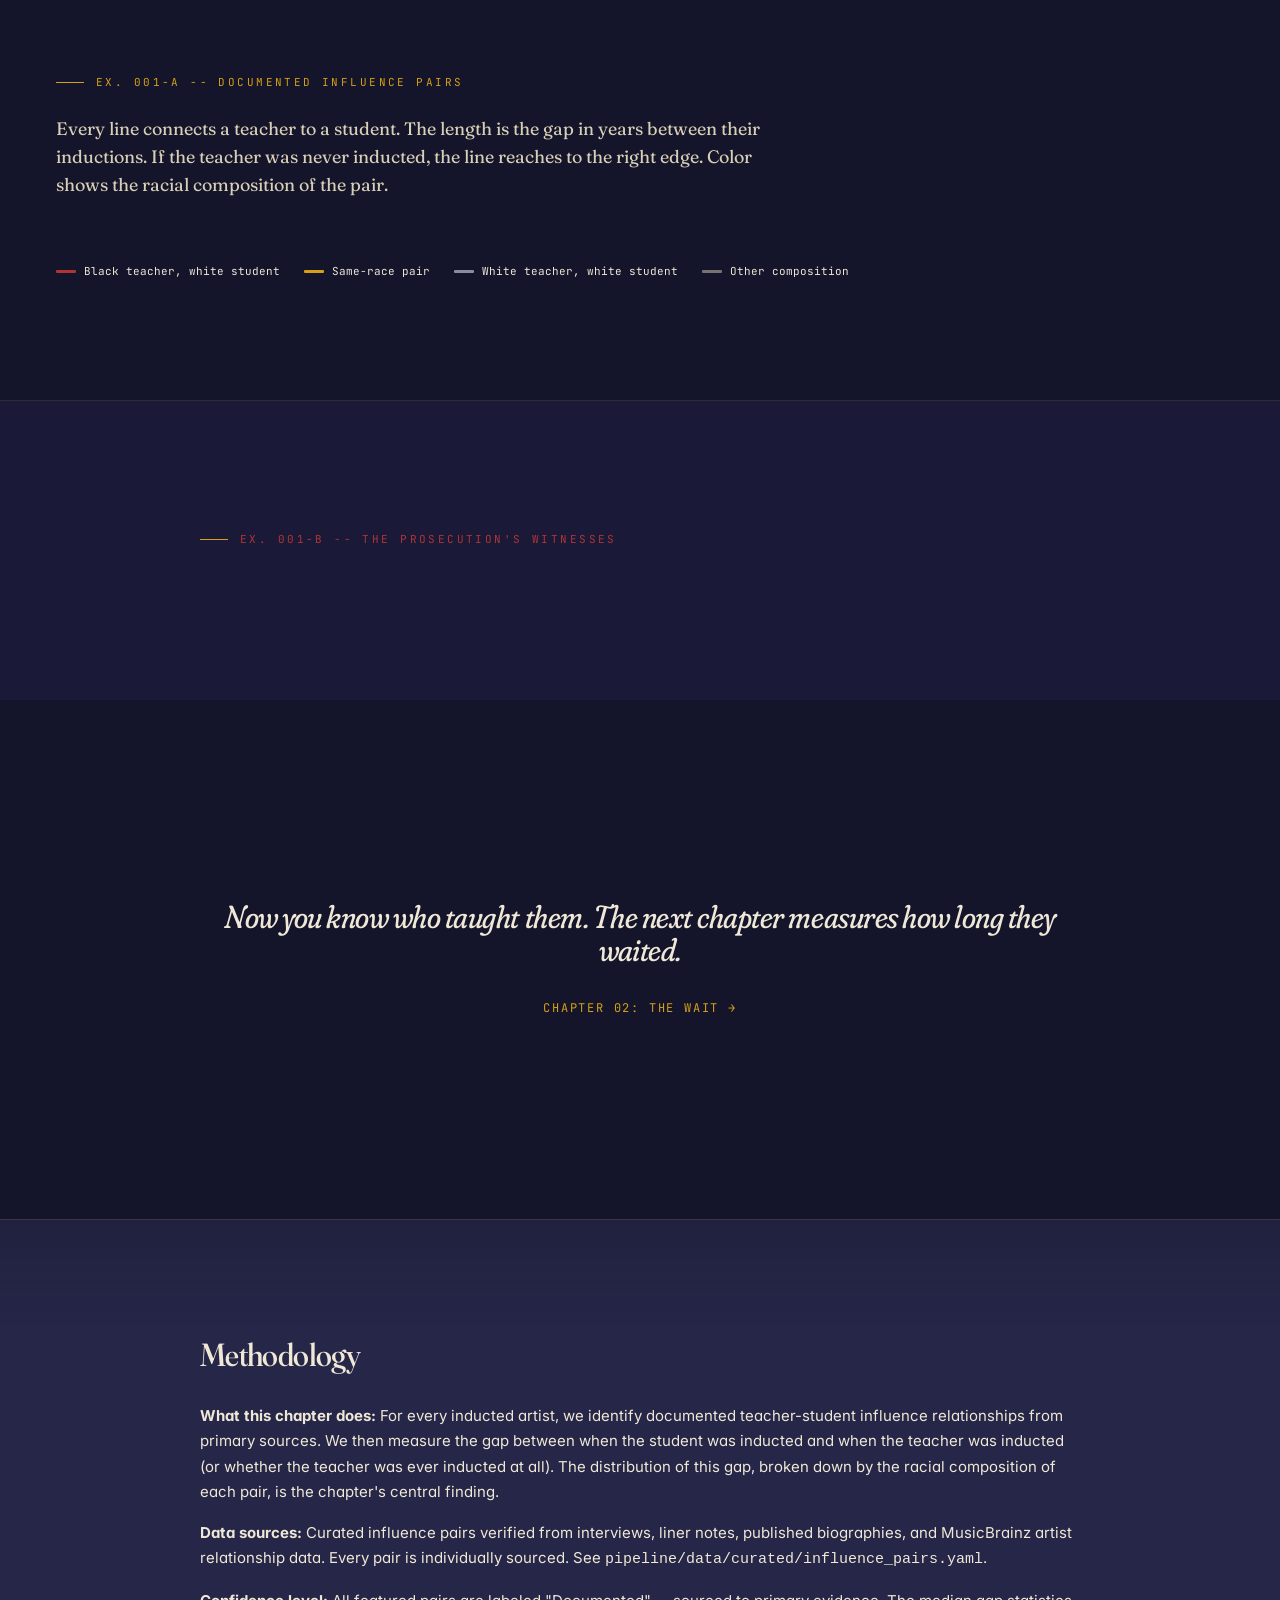
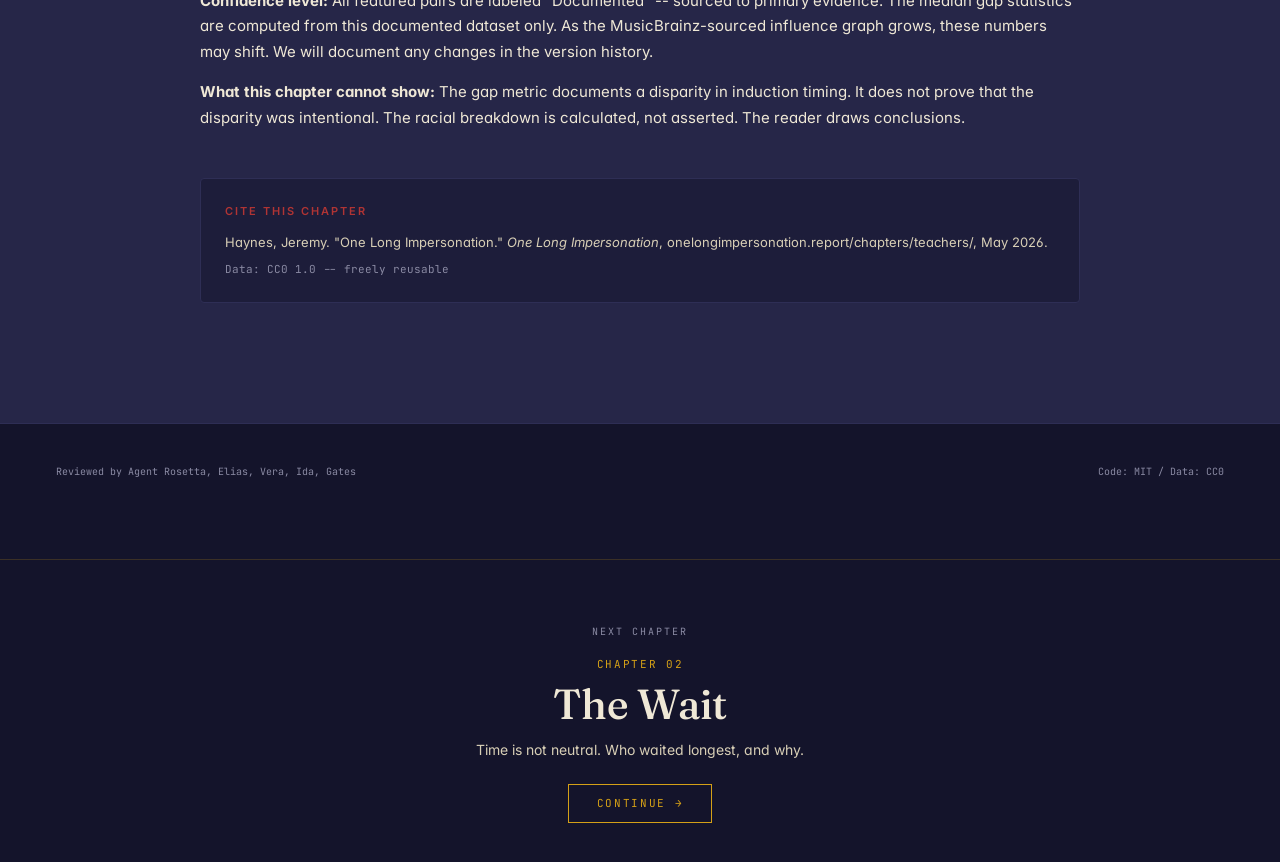
<file: chapters/01-teachers/index.html>
<!doctype html>
<html lang="en">
<head>
<meta charset="utf-8">
<title>One Long Impersonation -- The Teacher-Student Gap</title>
<meta name="viewport" content="width=device-width,initial-scale=1">
<meta name="description" content="The teacher-student gap: who taught the stars the Hall inducted, and how long did the teachers wait?">
<meta property="og:title" content="One Long Impersonation -- The Teacher-Student Gap">
<meta property="og:description" content="32-year median gap between when the teachers were inducted and when their students were. The racial breakdown is not random.">
<meta property="og:type" content="article">
<meta property="og:site_name" content="One Long Impersonation">
<meta name="twitter:card" content="summary_large_image">
<meta name="twitter:title" content="One Long Impersonation -- The Teacher-Student Gap">
<meta name="twitter:description" content="32-year median gap between when the teachers were inducted and when their students were. The racial breakdown is not random.">
<link rel="stylesheet" href="../../shared/design-tokens.css">
<link rel="stylesheet" href="teachers.css">
</head>
<body>

<!--#include virtual="../../shared/platform-nav.html" -->
<script>
  // Load platform nav
  fetch('../../shared/platform-nav.html')
    .then(function(r) { return r.text(); })
    .then(function(html) {
      var d = document.createElement('div');
      d.innerHTML = html;
      document.body.insertBefore(d, document.body.firstChild);
      // Execute scripts in the loaded HTML
      d.querySelectorAll('script').forEach(function(s) {
        var ns = document.createElement('script');
        ns.textContent = s.textContent;
        document.body.appendChild(ns);
      });
    });
</script>

<!-- =====================================================
     CHAPTER HEADER
     ===================================================== -->
<header class="section section--ink chapter-header">
  <div class="container container--narrow">

    <div class="exhibit-label" style="margin-bottom:48px">
      <span>Chapter 01</span>
    </div>

    <h1 class="display" style="font-size:clamp(48px,8vw,96px); margin:0 0 32px">
      One long<br>impersonation.
    </h1>

    <p class="serif opening-hook" style="font-size:clamp(18px,2.5vw,24px); color:var(--cream-2); max-width:640px; line-height:1.4; margin:0 0 48px">
      <strong style="color:var(--gold)">Have you heard of Sister Rosetta Tharpe?</strong>
      She invented the electric guitar style that Chuck Berry built his career on.
      Berry was inducted in 1986, the first ceremony. He acknowledged her influence
      throughout his career. As he reportedly said:
      <em>"My whole career has been one long Sister Rosetta Tharpe impersonation."</em>
      Tharpe was inducted in 2018. Thirty-two years later.
    </p>

    <hr class="rule rule--gold" style="max-width:120px">

  </div>
</header>

<!-- =====================================================
     THE FINDING
     ===================================================== -->
<section class="section section--ink2" id="finding">
  <div class="container">

    <div class="exhibit-label" style="margin-bottom:32px">
      <span>Ex. 001 -- The Teacher-Student Gap</span>
    </div>

    <div class="finding-grid">
      <div class="finding-stat">
        <div class="finding-stat__value display" id="stat-bw-gap">--</div>
        <div class="finding-stat__label smallcaps">Median gap (years)</div>
        <div class="finding-stat__sub">BW pairs where teacher waited or was never inducted</div>
      </div>
      <div class="finding-stat">
        <div class="finding-stat__value display" id="stat-same-gap" style="color:var(--gold)">--</div>
        <div class="finding-stat__label smallcaps">Median gap (years)</div>
        <div class="finding-stat__sub">Same-race pairs, same subset</div>
      </div>
      <div class="finding-stat">
        <div class="finding-stat__value display" id="stat-diff" style="color:var(--blood)">--</div>
        <div class="finding-stat__label smallcaps">Raw difference</div>
        <div class="finding-stat__sub">Unadjusted. No controls applied.</div>
      </div>
    </div>

    <p class="methodology-note mono" style="margin-top:32px; font-size:12px; color:var(--mute)">
      Modeled from <span id="stat-n-pairs">--</span> documented influence pairs.
      All pairs sourced to interviews, liner notes, published biographies, or MusicBrainz relationships.
      See <a href="#methodology" style="color:var(--gold)">methodology</a>.
    </p>

  </div>
</section>

<!-- =====================================================
     TEACHER-STUDENT GAP VISUALIZATION
     ===================================================== -->
<section class="section section--ink" id="gap-viz">
  <div class="container container--wide">

    <div class="exhibit-label" style="margin-bottom:24px">
      <span>Ex. 001-A -- Documented Influence Pairs</span>
    </div>

    <p class="serif" style="font-size:18px; color:var(--cream-2); max-width:720px; margin:0 0 40px">
      Every line connects a teacher to a student. The length is the gap in years
      between their inductions. If the teacher was never inducted, the line
      reaches to the right edge. Color shows the racial composition of the pair.
    </p>

    <div id="gap-chart" style="width:100%; overflow-x:auto"></div>

    <div class="legend" style="margin-top:24px">
      <div class="legend__item">
        <span class="legend__swatch" style="background:var(--blood)"></span>
        <span class="mono" style="font-size:11px">Black teacher, white student</span>
      </div>
      <div class="legend__item">
        <span class="legend__swatch" style="background:var(--gold)"></span>
        <span class="mono" style="font-size:11px">Same-race pair</span>
      </div>
      <div class="legend__item">
        <span class="legend__swatch" style="background:var(--mute)"></span>
        <span class="mono" style="font-size:11px">White teacher, white student</span>
      </div>
      <div class="legend__item">
        <span class="legend__swatch" style="background:var(--cream-2); opacity:0.5"></span>
        <span class="mono" style="font-size:11px">Other composition</span>
      </div>
    </div>

  </div>
</section>

<!-- =====================================================
     FEATURED CASES
     ===================================================== -->
<section class="section section--bone" id="cases">
  <div class="container container--narrow">

    <div class="exhibit-label" style="margin-bottom:32px; color:var(--blood)">
      <span>Ex. 001-B -- The Prosecution's Witnesses</span>
    </div>

    <div id="featured-cases"></div>

  </div>
</section>

<!-- =====================================================
     CONNECTIVE TISSUE
     ===================================================== -->
<section class="section section--ink" id="bridge">
  <div class="container container--narrow" style="text-align:center; padding:80px 56px">

    <blockquote class="statement" style="font-size:clamp(20px,3vw,32px); color:var(--cream)">
      Now you know who taught them. The next chapter measures how long they waited.
    </blockquote>

    <a href="../02-the-wait/" class="mono" style="display:inline-block; margin-top:32px; color:var(--gold); font-size:12px; letter-spacing:0.15em; text-transform:uppercase">
      Chapter 02: The Wait &rarr;
    </a>

  </div>
</section>

<!-- =====================================================
     METHODOLOGY
     ===================================================== -->
<section class="section section--paper" id="methodology">
  <div class="container container--narrow">

    <h2 class="display" style="font-size:32px; color:var(--cream); margin:0 0 32px">Methodology</h2>

    <div style="color:var(--cream); font-size:15px; line-height:1.7">
      <p><strong>What this chapter does:</strong> For every inducted artist, we identify
      documented teacher-student influence relationships from primary sources. We then
      measure the gap between when the student was inducted and when the teacher was inducted
      (or whether the teacher was ever inducted at all). The distribution of this gap,
      broken down by the racial composition of each pair, is the chapter's central finding.</p>

      <p><strong>Data sources:</strong> Curated influence pairs verified from interviews,
      liner notes, published biographies, and MusicBrainz artist relationship data. Every
      pair is individually sourced. See <code>pipeline/data/curated/influence_pairs.yaml</code>.</p>

      <p><strong>Confidence level:</strong> All featured pairs are labeled "Documented" --
      sourced to primary evidence. The median gap statistics are computed from this
      documented dataset only. As the MusicBrainz-sourced influence graph grows, these
      numbers may shift. We will document any changes in the version history.</p>

      <p><strong>What this chapter cannot show:</strong> The gap metric documents a disparity
      in induction timing. It does not prove that the disparity was intentional. The racial
      breakdown is calculated, not asserted. The reader draws conclusions.</p>
    </div>

    <div class="citation-block" style="margin-top:48px; padding:24px; background:var(--ink-2); border:1px solid var(--rule); border-radius:4px; font-size:13px; color:var(--cream-2)">
      <p class="smallcaps" style="margin:0 0 12px; color:var(--blood)">Cite this chapter</p>
      <p style="margin:0 0 8px">Haynes, Jeremy. "One Long Impersonation." <em>One Long Impersonation</em>,
      onelongimpersonation.report/chapters/teachers/, May 2026.</p>
      <p class="mono" style="margin:0; font-size:11px; color:var(--mute)">Data: CC0 1.0 -- freely reusable</p>
    </div>

  </div>
</section>

<!-- =====================================================
     FOOTER
     ===================================================== -->
<footer class="section section--ink" style="padding:40px 0; border-top:1px solid var(--rule)">
  <div class="container" style="display:flex; justify-content:space-between; align-items:center">
    <span class="mono" style="font-size:10px; color:var(--mute)">
      Reviewed by Agent Rosetta, Elias, Vera, Ida, Gates
    </span>
    <span class="mono" style="font-size:10px; color:var(--mute)">
      Code: MIT / Data: CC0
    </span>
  </div>
<div id="next-chapter" data-current="01"></div>
</footer>

<!-- =====================================================
     SCRIPTS
     ===================================================== -->
<script src="https://d3js.org/d3.v7.min.js"></script>
<script src="teachers-data.js"></script>
<script src="teachers-engine.js"></script>

<script src="../../shared/pyramid.js"></script>
<script src="../../shared/next-chapter.js"></script>
</body>
</html>
</file>
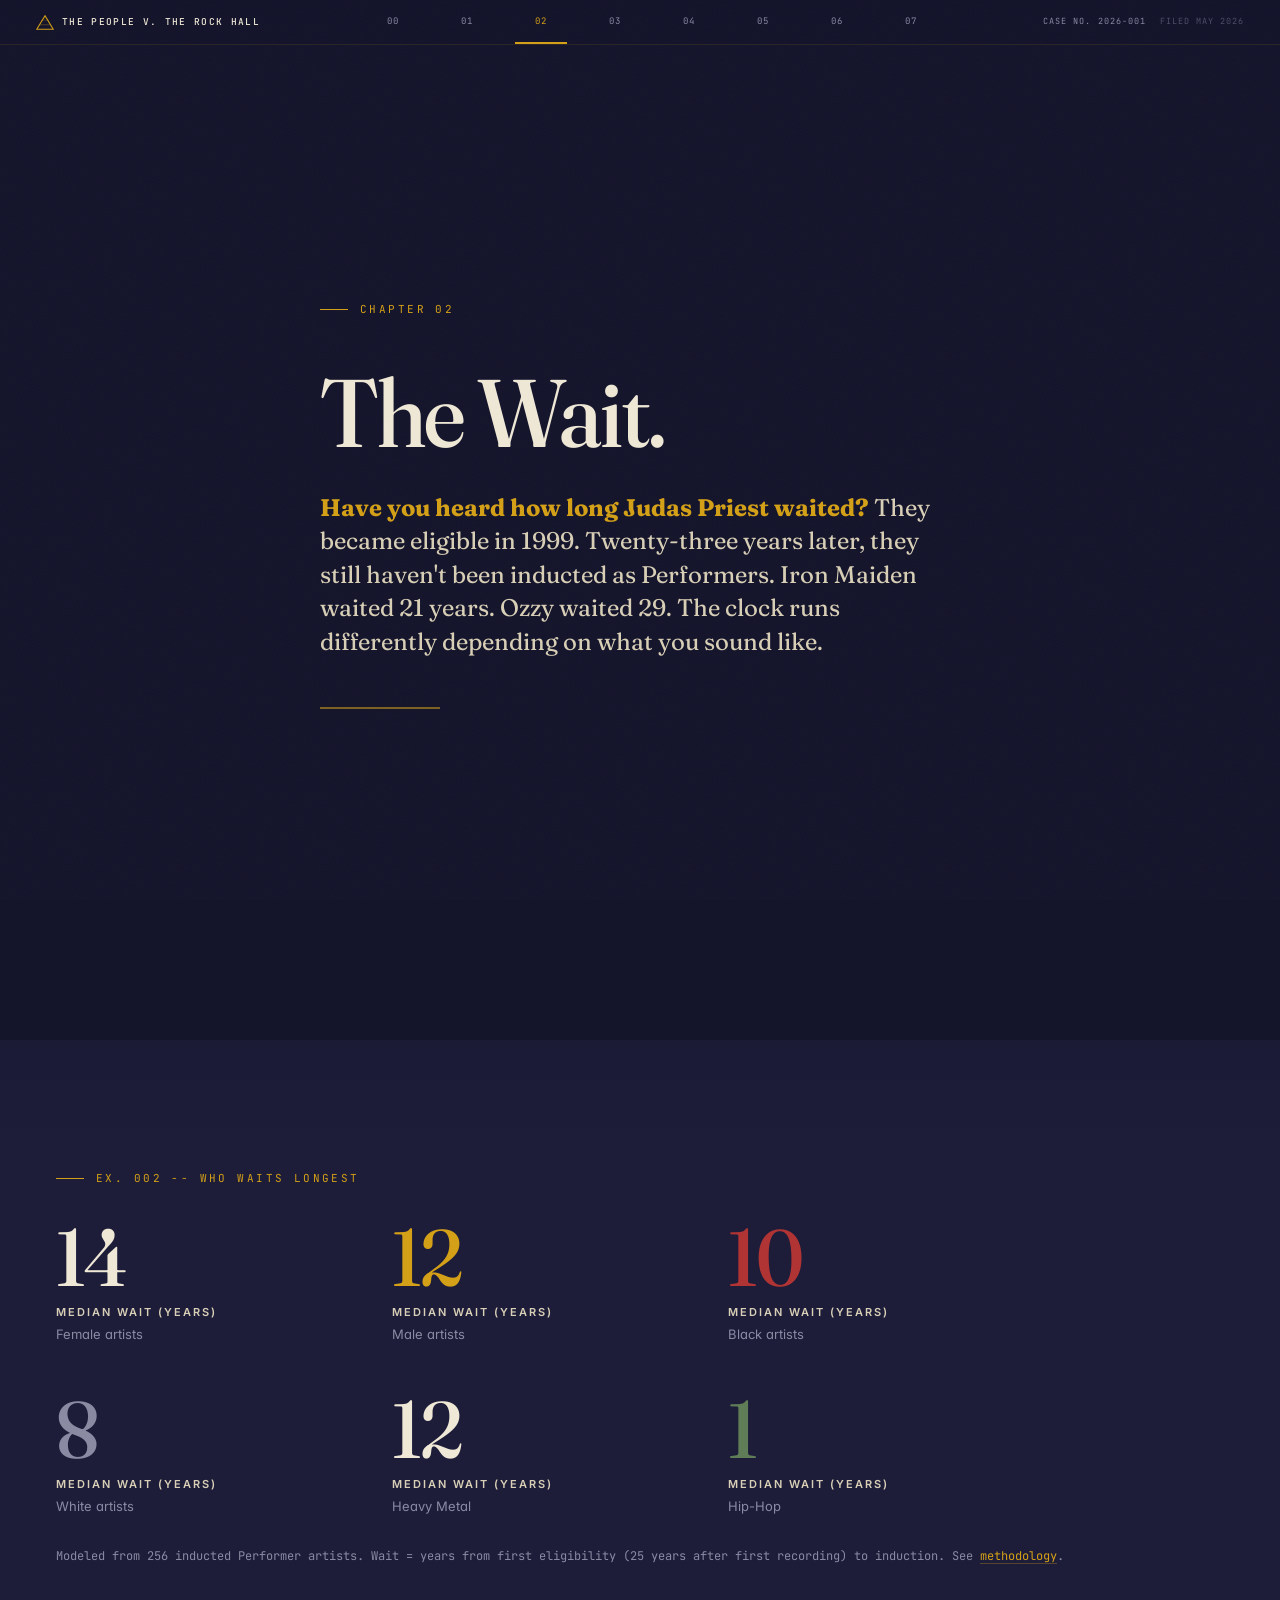
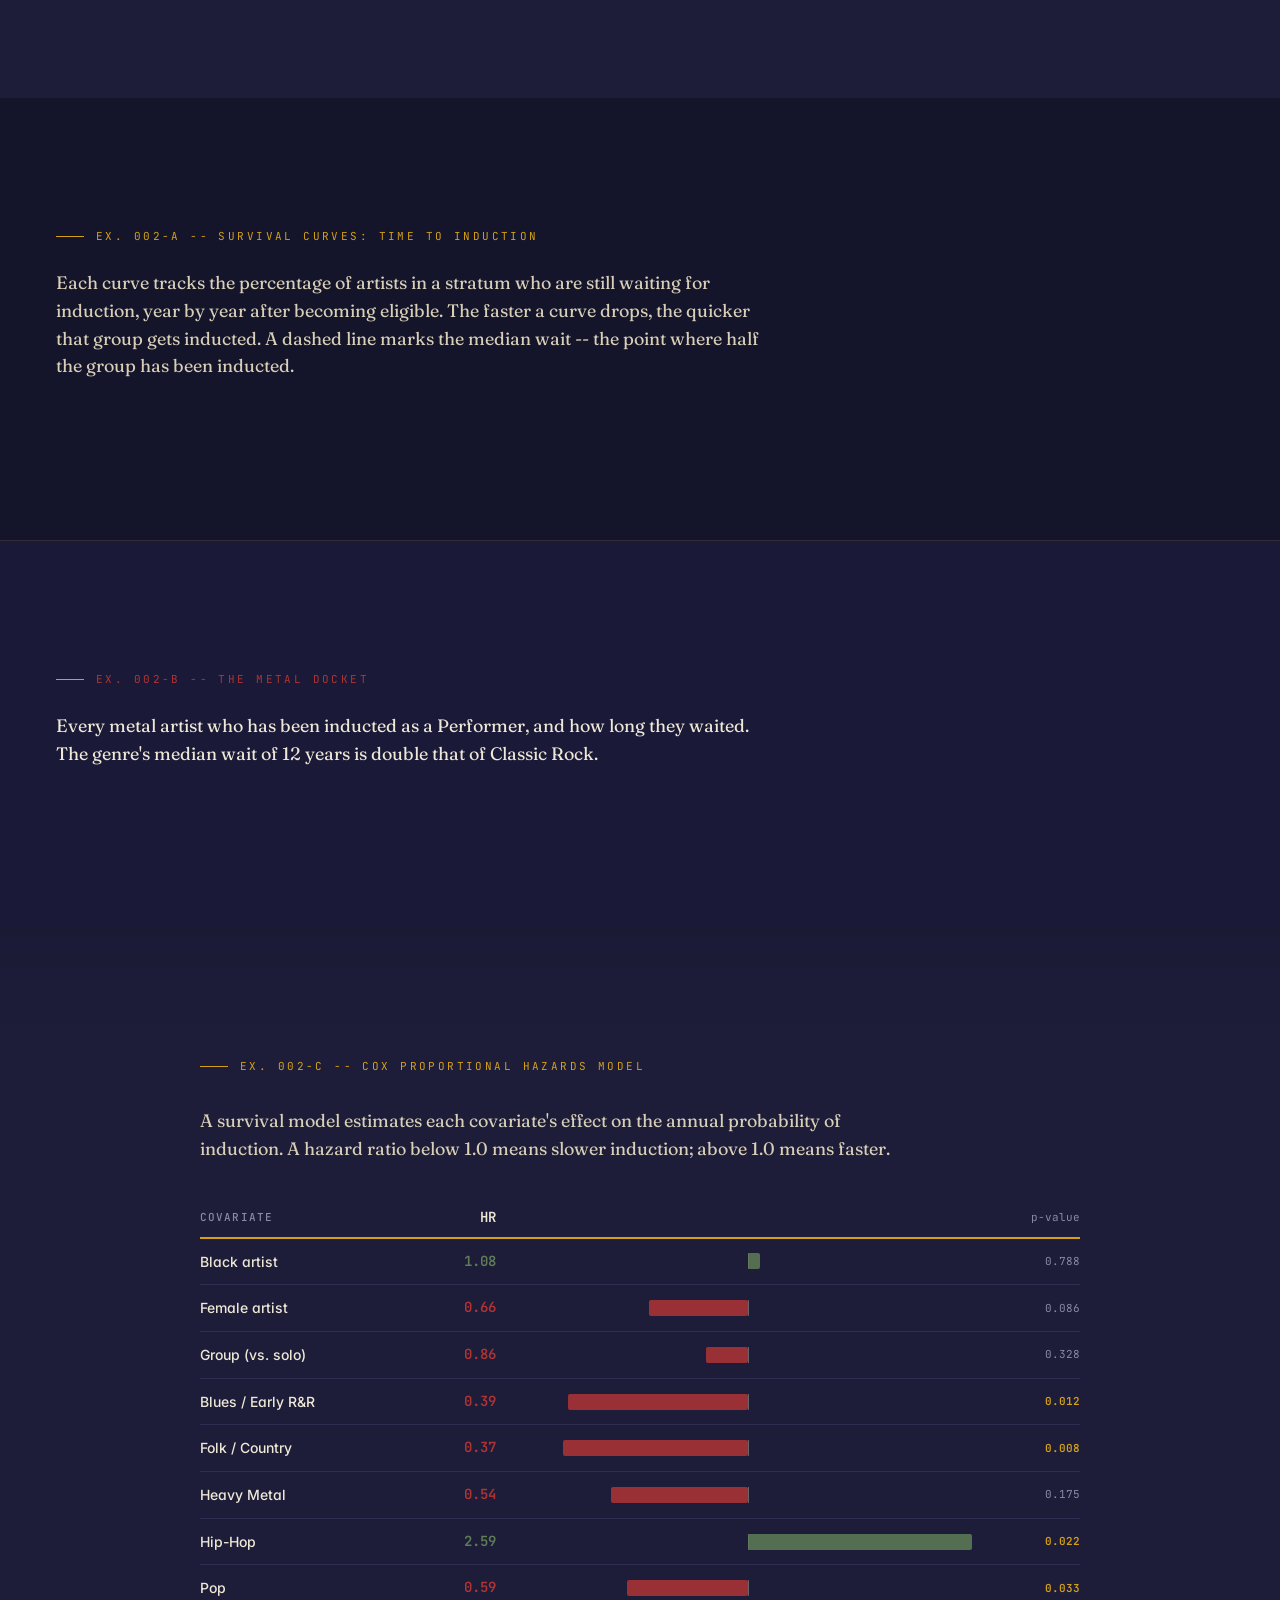
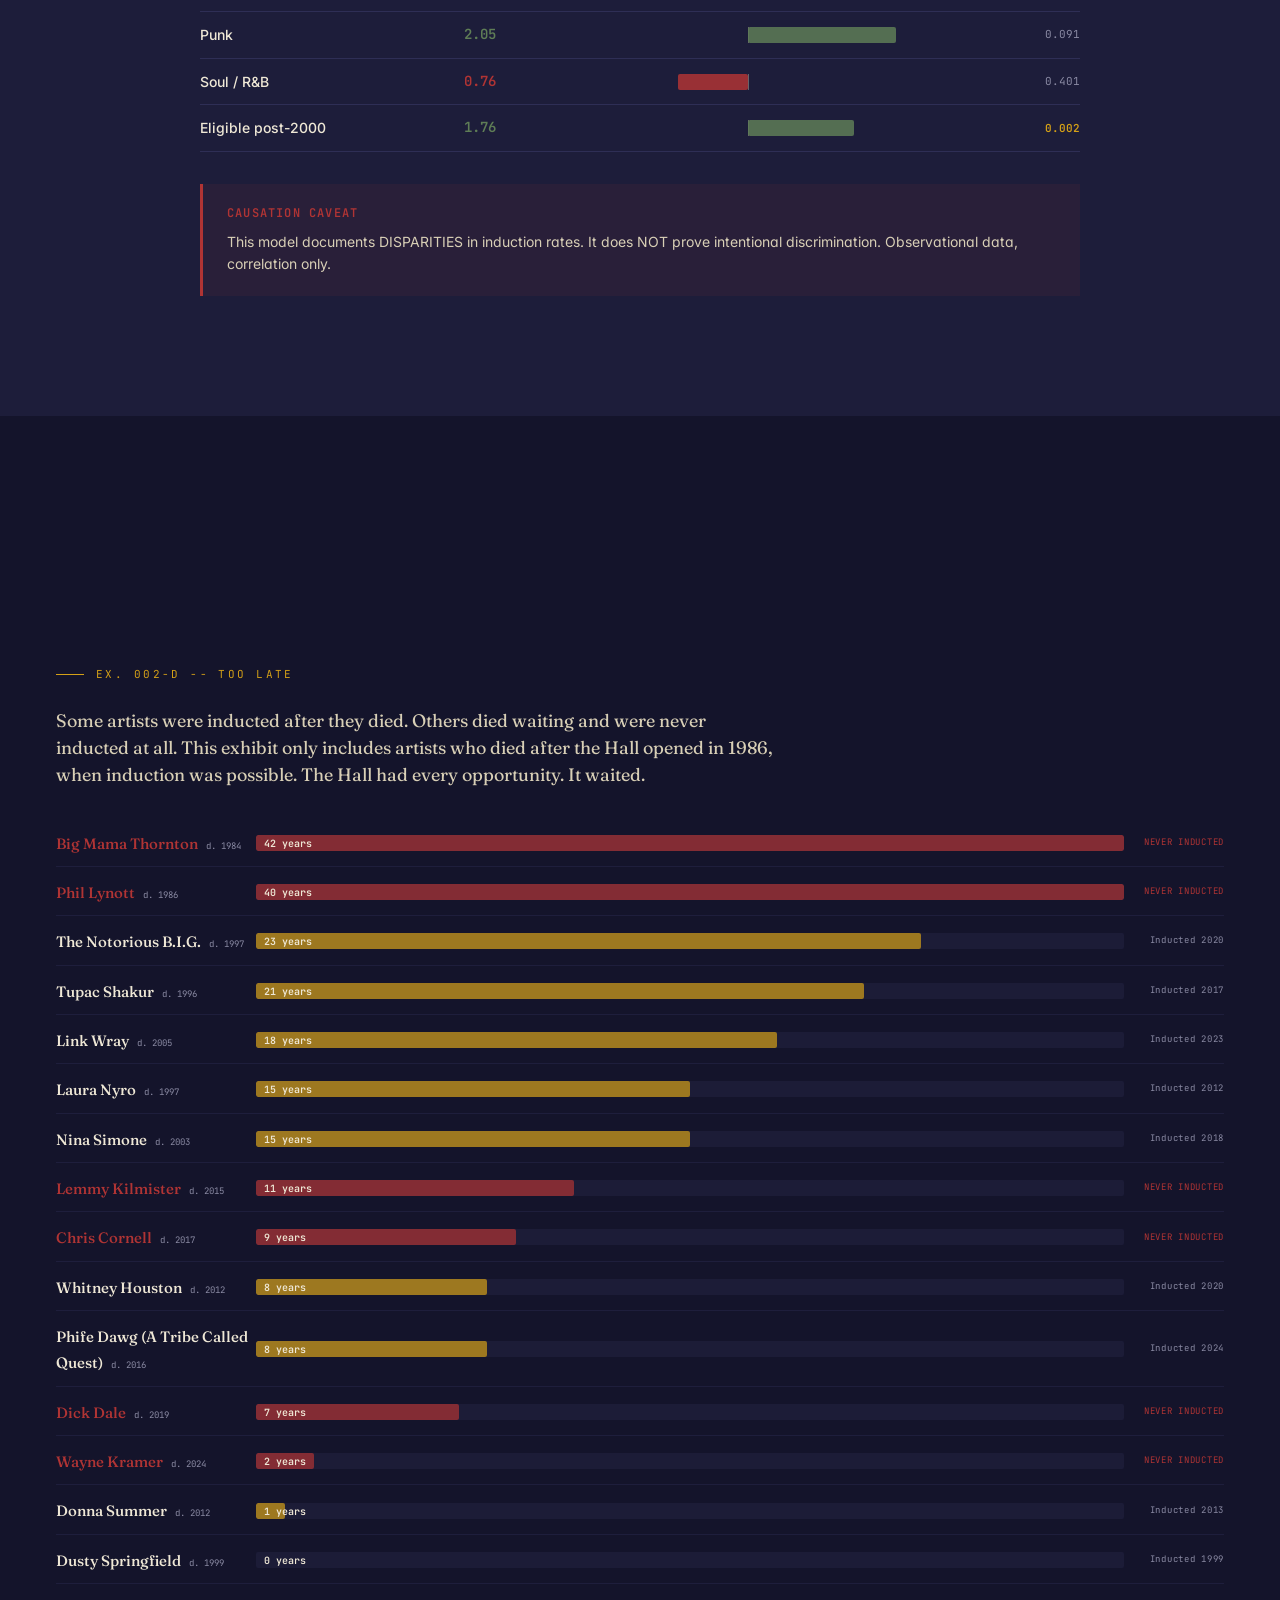
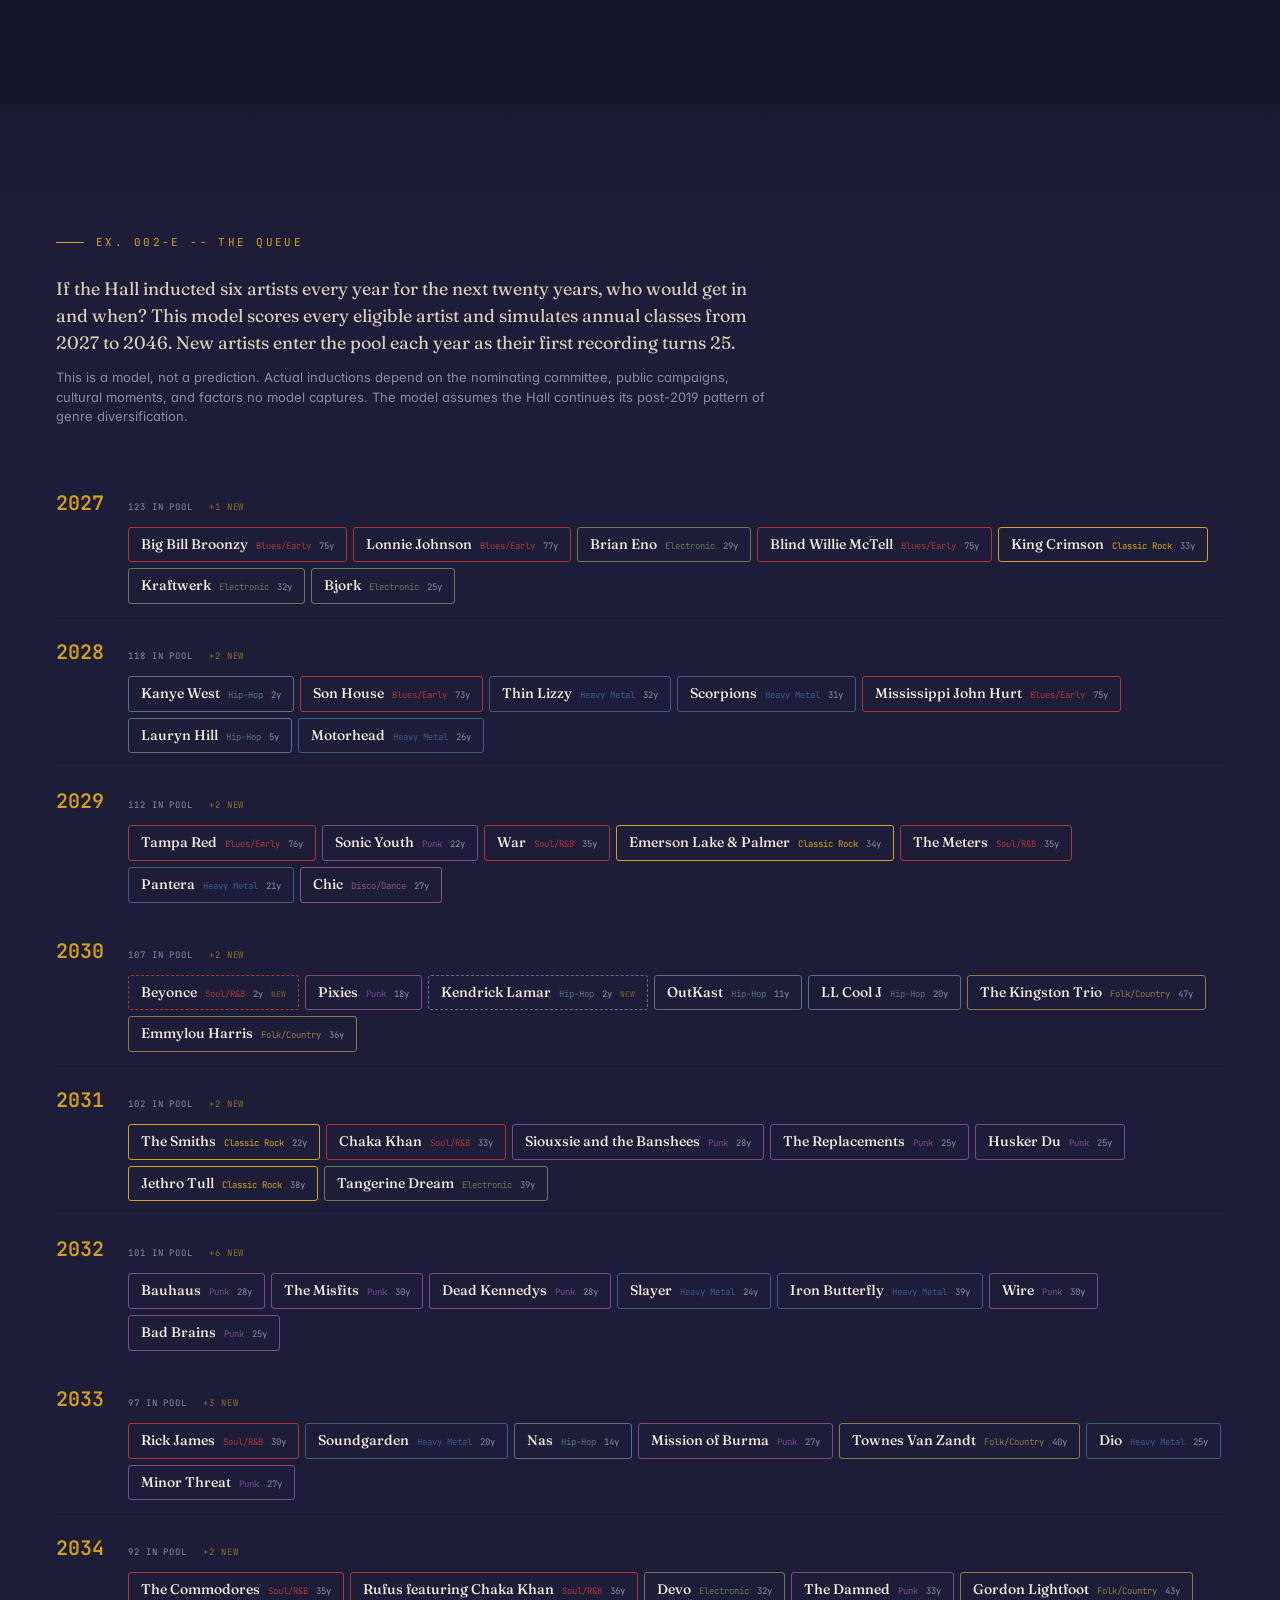
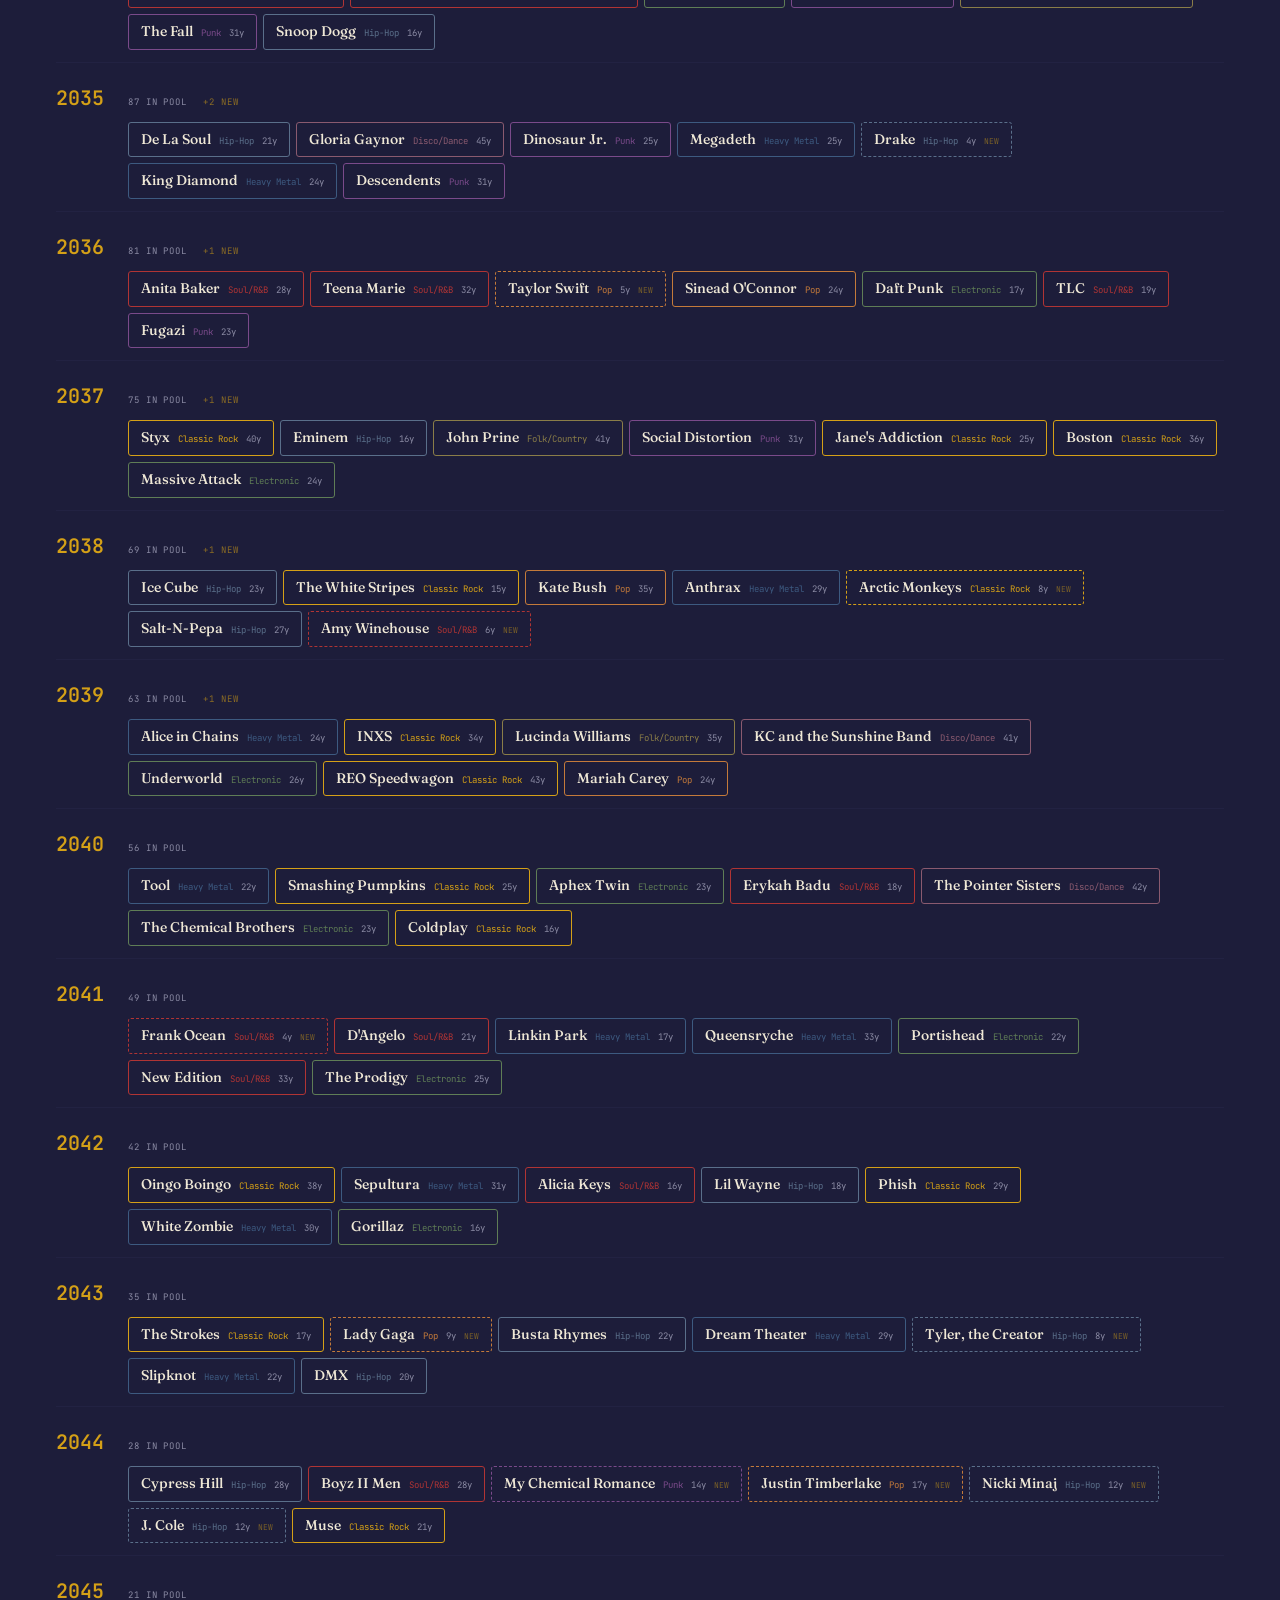
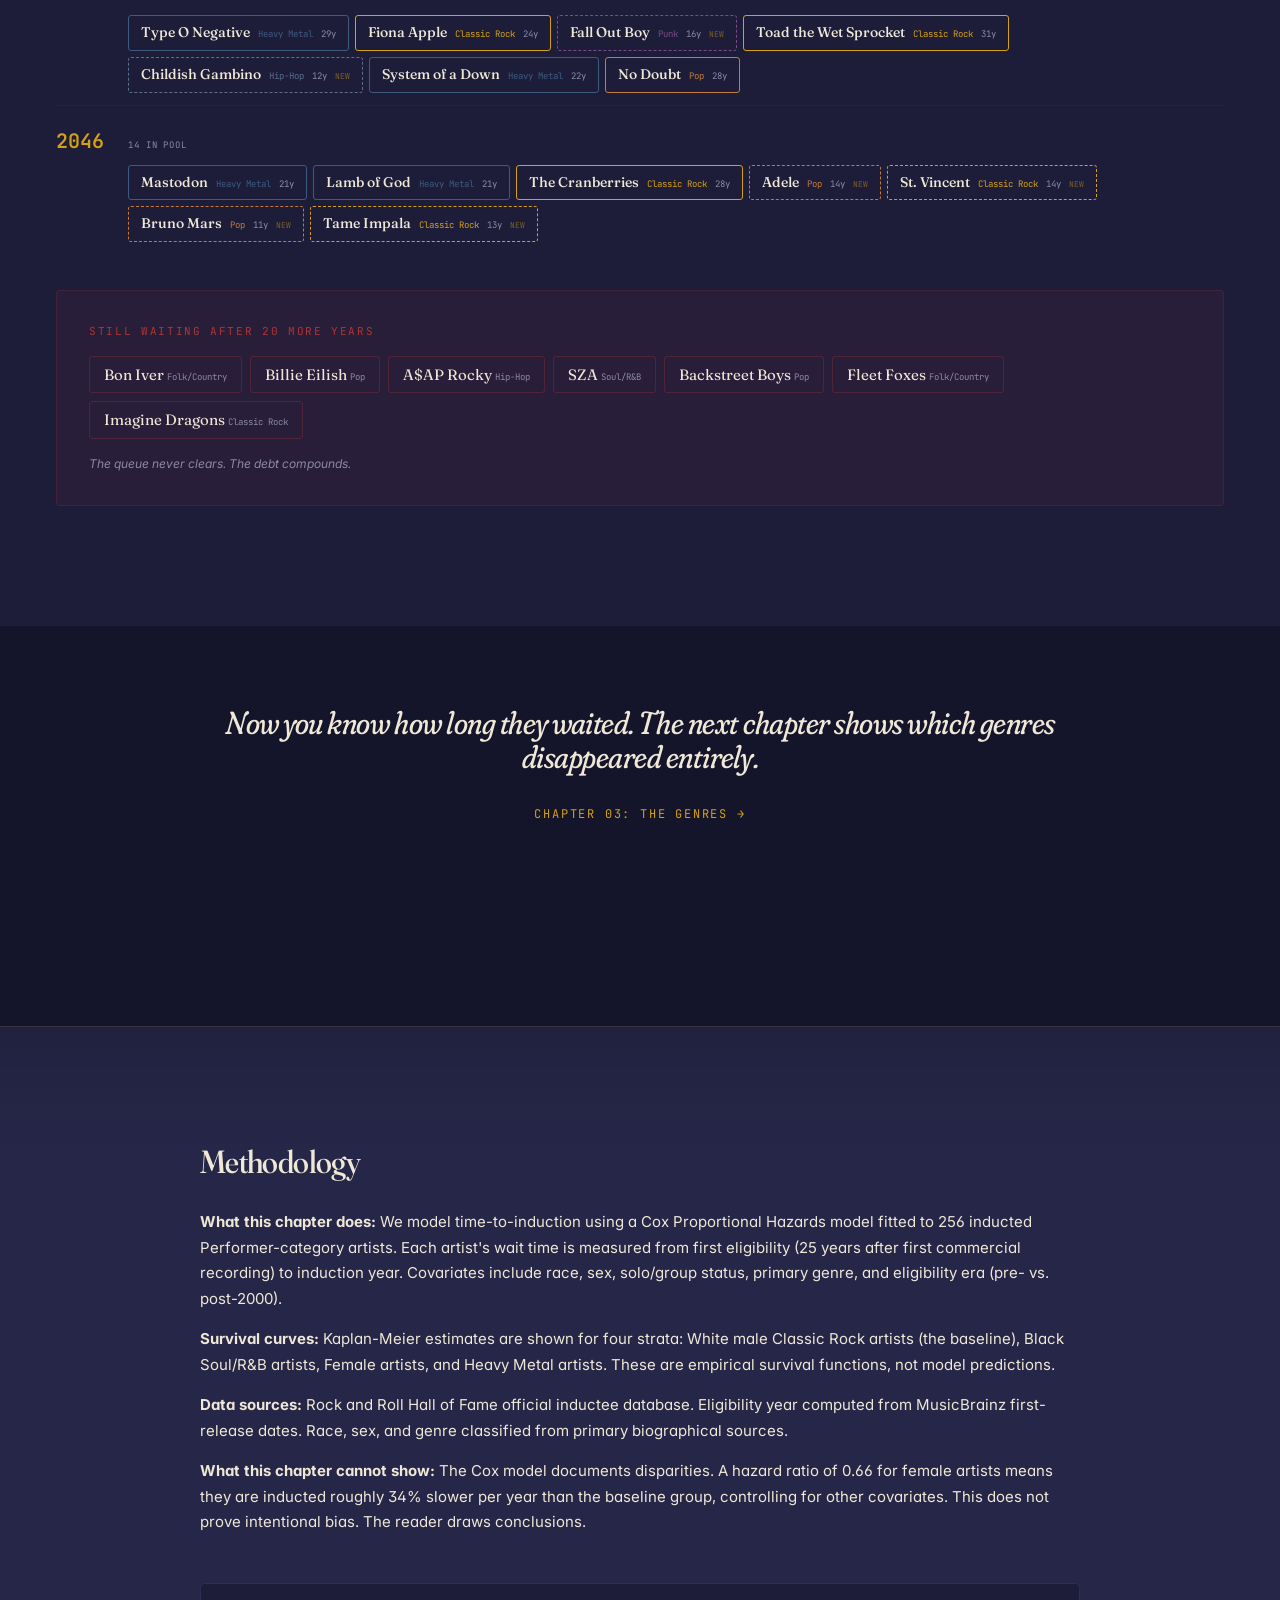
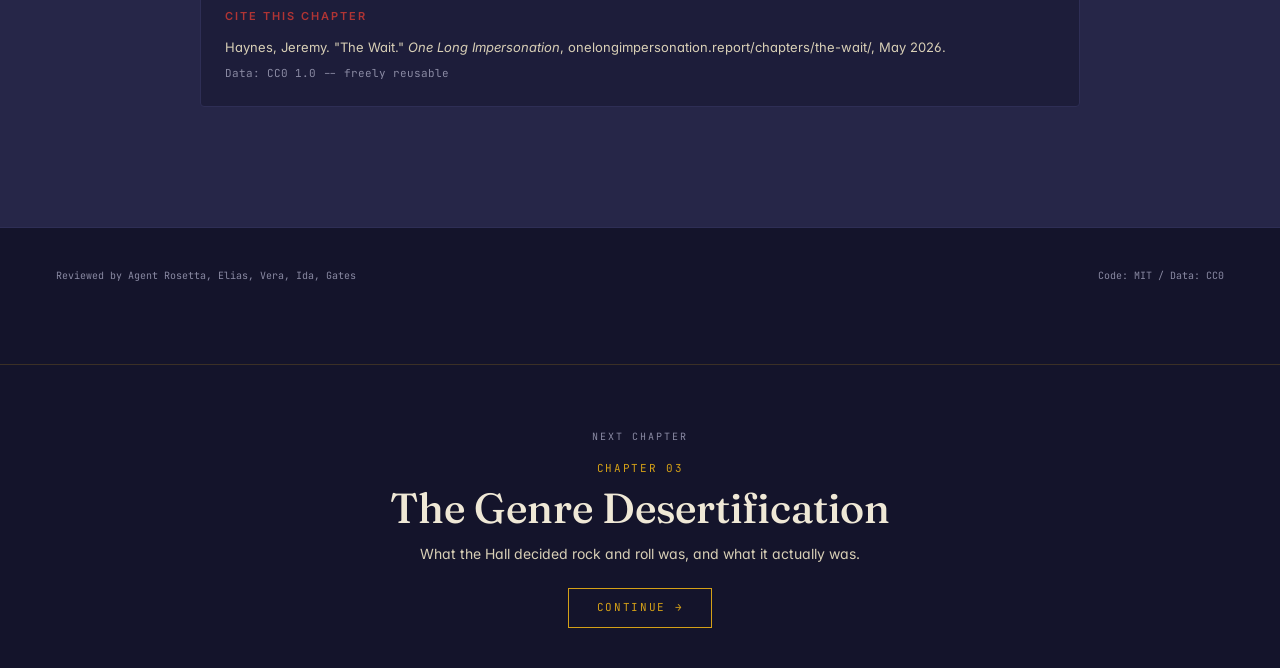
<file: chapters/02-the-wait/index.html>
<!doctype html>
<html lang="en">
<head>
<meta charset="utf-8">
<title>One Long Impersonation -- The Wait</title>
<meta name="viewport" content="width=device-width,initial-scale=1">
<meta name="description" content="Survival analysis of Rock Hall induction wait times: who waits longest, and why?">
<meta property="og:title" content="The Wait -- One Long Impersonation">
<meta property="og:description" content="Female artists wait 14 years. Classic Rock waits 6. Heavy Metal waits 12. The survival curves tell the story.">
<meta property="og:type" content="article">
<meta property="og:site_name" content="One Long Impersonation">
<meta name="twitter:card" content="summary_large_image">
<meta name="twitter:title" content="The Wait -- One Long Impersonation">
<meta name="twitter:description" content="Female artists wait 14 years. Classic Rock waits 6. Heavy Metal waits 12. The survival curves tell the story.">
<link rel="stylesheet" href="../../shared/design-tokens.css">
<link rel="stylesheet" href="wait.css">
</head>
<body>

<!--#include virtual="../../shared/platform-nav.html" -->
<script>
  // Load platform nav
  fetch('../../shared/platform-nav.html')
    .then(function(r) { return r.text(); })
    .then(function(html) {
      var d = document.createElement('div');
      d.innerHTML = html;
      document.body.insertBefore(d, document.body.firstChild);
      // Execute scripts in the loaded HTML
      d.querySelectorAll('script').forEach(function(s) {
        var ns = document.createElement('script');
        ns.textContent = s.textContent;
        document.body.appendChild(ns);
      });
    });
</script>

<!-- =====================================================
     CHAPTER HEADER
     ===================================================== -->
<header class="section section--ink chapter-header">
  <div class="container container--narrow">

    <div class="exhibit-label" style="margin-bottom:48px">
      <span>Chapter 02</span>
    </div>

    <h1 class="display" style="font-size:clamp(48px,8vw,96px); margin:0 0 32px">
      The Wait.
    </h1>

    <p class="serif opening-hook" style="font-size:clamp(18px,2.5vw,24px); color:var(--cream-2); max-width:640px; line-height:1.4; margin:0 0 48px">
      <strong style="color:var(--gold)">Have you heard how long Judas Priest waited?</strong>
      They became eligible in 1999. Twenty-three years later, they still haven't been inducted
      as Performers. Iron Maiden waited 21 years. Ozzy waited 29.
      The clock runs differently depending on what you sound like.
    </p>

    <hr class="rule rule--gold" style="max-width:120px">

  </div>
</header>

<!-- =====================================================
     HEADLINE STATISTICS
     ===================================================== -->
<section class="section section--ink2" id="finding">
  <div class="container">

    <div class="exhibit-label" style="margin-bottom:32px">
      <span>Ex. 002 -- Who Waits Longest</span>
    </div>

    <div class="finding-grid">
      <div class="finding-stat">
        <div class="finding-stat__value display" id="stat-female-wait">--</div>
        <div class="finding-stat__label smallcaps">Median wait (years)</div>
        <div class="finding-stat__sub">Female artists</div>
      </div>
      <div class="finding-stat">
        <div class="finding-stat__value display" id="stat-male-wait" style="color:var(--gold)">--</div>
        <div class="finding-stat__label smallcaps">Median wait (years)</div>
        <div class="finding-stat__sub">Male artists</div>
      </div>
      <div class="finding-stat">
        <div class="finding-stat__value display" id="stat-black-wait" style="color:var(--blood)">--</div>
        <div class="finding-stat__label smallcaps">Median wait (years)</div>
        <div class="finding-stat__sub">Black artists</div>
      </div>
    </div>

    <div class="finding-grid finding-grid--secondary">
      <div class="finding-stat">
        <div class="finding-stat__value display" id="stat-white-wait" style="color:var(--mute)">--</div>
        <div class="finding-stat__label smallcaps">Median wait (years)</div>
        <div class="finding-stat__sub">White artists</div>
      </div>
      <div class="finding-stat">
        <div class="finding-stat__value display" id="stat-metal-wait">--</div>
        <div class="finding-stat__label smallcaps">Median wait (years)</div>
        <div class="finding-stat__sub">Heavy Metal</div>
      </div>
      <div class="finding-stat">
        <div class="finding-stat__value display" id="stat-hiphop-wait" style="color:var(--moss)">--</div>
        <div class="finding-stat__label smallcaps">Median wait (years)</div>
        <div class="finding-stat__sub">Hip-Hop</div>
      </div>
    </div>

    <p class="methodology-note mono" style="margin-top:32px; font-size:12px; color:var(--mute)">
      Modeled from <span id="stat-n-artists">--</span> inducted Performer artists.
      Wait = years from first eligibility (25 years after first recording) to induction.
      See <a href="#methodology" style="color:var(--gold)">methodology</a>.
    </p>

  </div>
</section>

<!-- =====================================================
     SURVIVAL CURVES (Ex. 002-A)
     ===================================================== -->
<section class="section section--ink" id="survival-viz">
  <div class="container container--wide">

    <div class="exhibit-label" style="margin-bottom:24px">
      <span>Ex. 002-A -- Survival Curves: Time to Induction</span>
    </div>

    <p class="serif" style="font-size:18px; color:var(--cream-2); max-width:720px; margin:0 0 40px">
      Each curve tracks the percentage of artists in a stratum who are still waiting
      for induction, year by year after becoming eligible. The faster a curve drops,
      the quicker that group gets inducted. A dashed line marks the median wait --
      the point where half the group has been inducted.
    </p>

    <div id="survival-chart" style="width:100%; overflow-x:auto"></div>

  </div>
</section>

<!-- =====================================================
     METAL WAIT BARS (Ex. 002-B)
     ===================================================== -->
<section class="section section--bone" id="metal-viz">
  <div class="container container--wide">

    <div class="exhibit-label" style="margin-bottom:24px; color:var(--blood)">
      <span>Ex. 002-B -- The Metal Docket</span>
    </div>

    <p class="serif" style="font-size:18px; color:var(--cream); max-width:720px; margin:0 0 40px">
      Every metal artist who has been inducted as a Performer, and how long they waited.
      The genre's median wait of 12 years is double that of Classic Rock.
    </p>

    <div id="metal-chart" style="width:100%; overflow-x:auto"></div>

  </div>
</section>

<!-- =====================================================
     COX MODEL CALLOUT
     ===================================================== -->
<section class="section section--ink2" id="cox-model">
  <div class="container container--narrow">

    <div class="exhibit-label" style="margin-bottom:32px">
      <span>Ex. 002-C -- Cox Proportional Hazards Model</span>
    </div>

    <p class="serif" style="font-size:18px; color:var(--cream-2); max-width:720px; margin:0 0 32px">
      A survival model estimates each covariate's effect on the annual probability
      of induction. A hazard ratio below 1.0 means slower induction; above 1.0 means faster.
    </p>

    <div id="cox-results" class="cox-results"></div>

    <div class="causation-caveat" style="margin-top:32px; padding:20px 24px; border-left:3px solid var(--blood); background:rgba(176,52,52,0.08)">
      <p class="mono" style="font-size:12px; color:var(--blood); margin:0 0 8px; letter-spacing:0.1em; text-transform:uppercase; font-weight:600">
        Causation caveat
      </p>
      <p style="font-size:14px; color:var(--cream-2); margin:0; line-height:1.6" id="cox-caveat">
        This model documents disparities in induction rates. It does not prove intentional discrimination.
        Observational data, correlation only.
      </p>
    </div>

  </div>
</section>

<!-- =====================================================
     CONNECTIVE TISSUE
     ===================================================== -->
<section class="section section--ink" id="bridge">
<!-- =====================================================
     TOO LATE -- Posthumous inductions and those who died waiting
     ===================================================== -->
<section class="section section--ink" id="too-late">
  <div class="container">

    <div class="exhibit-label" style="margin-bottom:24px">
      <span>Ex. 002-D -- Too Late</span>
    </div>

    <p class="serif" style="font-size:18px; color:var(--cream-2); max-width:720px; line-height:1.5; margin:0 0 32px">
      Some artists were inducted after they died. Others died waiting and were never inducted at all.
      This exhibit only includes artists who died after the Hall opened in 1986, when induction was possible.
      The Hall had every opportunity. It waited.
    </p>

    <div id="too-late-chart"></div>

  </div>
</section>

<!-- =====================================================
     PROJECTION -- 20-year simulated induction classes
     ===================================================== -->
<section class="section section--ink2" id="projection">
  <div class="container">

    <div class="exhibit-label" style="margin-bottom:24px">
      <span>Ex. 002-E -- The Queue</span>
    </div>

    <p class="serif" style="font-size:18px; color:var(--cream-2); max-width:720px; line-height:1.5; margin:0 0 12px">
      If the Hall inducted six artists every year for the next twenty years, who would get in and when?
      This model scores every eligible artist and simulates annual classes from 2027 to 2046.
      New artists enter the pool each year as their first recording turns 25.
    </p>
    <p style="font-size:13px; color:var(--mute); max-width:720px; line-height:1.5; margin:0 0 40px">
      This is a model, not a prediction. Actual inductions depend on the nominating committee,
      public campaigns, cultural moments, and factors no model captures. The model assumes the
      Hall continues its post-2019 pattern of genre diversification.
    </p>

    <div id="projection-timeline"></div>

  </div>
</section>

  <div class="container container--narrow" style="text-align:center; padding:80px 56px">

    <blockquote class="statement" style="font-size:clamp(20px,3vw,32px); color:var(--cream)">
      Now you know how long they waited. The next chapter shows which genres disappeared entirely.
    </blockquote>

    <a href="../03-genre/" class="mono" style="display:inline-block; margin-top:32px; color:var(--gold); font-size:12px; letter-spacing:0.15em; text-transform:uppercase">
      Chapter 03: The Genres &rarr;
    </a>

  </div>
</section>

<!-- =====================================================
     METHODOLOGY
     ===================================================== -->
<section class="section section--paper" id="methodology">
  <div class="container container--narrow">

    <h2 class="display" style="font-size:32px; color:var(--cream); margin:0 0 32px">Methodology</h2>

    <div style="color:var(--cream); font-size:15px; line-height:1.7">
      <p><strong>What this chapter does:</strong> We model time-to-induction using a Cox
      Proportional Hazards model fitted to 256 inducted Performer-category artists. Each
      artist's wait time is measured from first eligibility (25 years after first commercial
      recording) to induction year. Covariates include race, sex, solo/group status, primary
      genre, and eligibility era (pre- vs. post-2000).</p>

      <p><strong>Survival curves:</strong> Kaplan-Meier estimates are shown for four strata:
      White male Classic Rock artists (the baseline), Black Soul/R&B artists, Female artists,
      and Heavy Metal artists. These are empirical survival functions, not model predictions.</p>

      <p><strong>Data sources:</strong> Rock and Roll Hall of Fame official inductee database.
      Eligibility year computed from MusicBrainz first-release dates. Race, sex, and genre
      classified from primary biographical sources.</p>

      <p><strong>What this chapter cannot show:</strong> The Cox model documents disparities.
      A hazard ratio of 0.66 for female artists means they are inducted roughly 34% slower per
      year than the baseline group, controlling for other covariates. This does not prove
      intentional bias. The reader draws conclusions.</p>
    </div>

    <div class="citation-block" style="margin-top:48px; padding:24px; background:var(--ink-2); border:1px solid var(--rule); border-radius:4px; font-size:13px; color:var(--cream-2)">
      <p class="smallcaps" style="margin:0 0 12px; color:var(--blood)">Cite this chapter</p>
      <p style="margin:0 0 8px">Haynes, Jeremy. "The Wait." <em>One Long Impersonation</em>,
      onelongimpersonation.report/chapters/the-wait/, May 2026.</p>
      <p class="mono" style="margin:0; font-size:11px; color:var(--mute)">Data: CC0 1.0 -- freely reusable</p>
    </div>

  </div>
</section>

<!-- =====================================================
     FOOTER
     ===================================================== -->
<footer class="section section--ink" style="padding:40px 0; border-top:1px solid var(--rule)">
  <div class="container" style="display:flex; justify-content:space-between; align-items:center">
    <span class="mono" style="font-size:10px; color:var(--mute)">
      Reviewed by Agent Rosetta, Elias, Vera, Ida, Gates
    </span>
    <span class="mono" style="font-size:10px; color:var(--mute)">
      Code: MIT / Data: CC0
    </span>
  </div>
<div id="next-chapter" data-current="02"></div>
</footer>

<!-- =====================================================
     SCRIPTS
     ===================================================== -->
<script src="https://d3js.org/d3.v7.min.js"></script>
<script src="wait-data.js"></script>
<script src="wait-engine.js"></script>
<script src="projection-data.js"></script>
<script>
// Projection Timeline Renderer
(function() {
  var data = window.PROJECTION_DATA;
  if (!data) return;

  var container = document.getElementById('projection-timeline');
  if (!container) return;

  var classes = data.projected_classes;
  var stillWaiting = data.still_waiting_after_20_years || [];

  var genreColors = {
    'Blues/Early': '#b03434',
    'Soul/R&B': '#b03434',
    'Classic Rock': '#d4a017',
    'Heavy Metal': '#3d5a80',
    'Punk': '#7a4a8a',
    'Electronic': '#5f7d56',
    'Hip-Hop': '#5a6f8a',
    'Folk/Country': '#8a7d48',
    'Pop': '#c47a3a',
    'Disco/Dance': '#8a5a6f'
  };

  var html = '';

  classes.forEach(function(cls) {
    html += '<div style="margin-bottom:4px">';
    html += '<div style="display:flex; align-items:baseline; gap:16px; margin-bottom:8px; padding-top:20px; border-top:1px solid rgba(46,46,85,0.3)">';
    html += '<span style="font-family:var(--mono); font-size:20px; font-weight:600; color:var(--gold); min-width:56px">' + cls.year + '</span>';
    html += '<span style="font-family:var(--mono); font-size:9px; color:var(--mute); letter-spacing:0.1em">' + cls.pool_size + ' IN POOL</span>';
    if (cls.new_eligible > 0) {
      html += '<span style="font-family:var(--mono); font-size:9px; color:var(--gold); letter-spacing:0.1em; opacity:0.6">+' + cls.new_eligible + ' NEW</span>';
    }
    html += '</div>';

    html += '<div style="display:flex; flex-wrap:wrap; gap:6px; padding-left:72px; margin-bottom:12px">';
    cls.artists.forEach(function(a) {
      var gc = genreColors[a.genre] || '#8a8aa3';
      var isNew = a.projected;
      var border = isNew ? 'border:1px dashed ' + gc : 'border:1px solid ' + gc;
      html += '<div style="' + border + '; padding:6px 12px; border-radius:3px; display:flex; align-items:baseline; gap:8px">';
      html += '<span style="font-family:var(--serif); font-size:14px; font-weight:500; color:var(--cream)">' + a.name + '</span>';
      html += '<span style="font-family:var(--mono); font-size:9px; color:' + gc + '">' + a.genre + '</span>';
      html += '<span style="font-family:var(--mono); font-size:9px; color:var(--mute)">' + a.wait_years + 'y</span>';
      if (isNew) {
        html += '<span style="font-family:var(--mono); font-size:8px; color:var(--gold); opacity:0.5">NEW</span>';
      }
      html += '</div>';
    });
    html += '</div>';
    html += '</div>';
  });

  // Still waiting callout
  if (stillWaiting.length > 0) {
    html += '<div style="margin-top:48px; padding:32px; background:rgba(176,52,52,0.08); border:1px solid rgba(176,52,52,0.2); border-radius:4px">';
    html += '<div style="font-family:var(--mono); font-size:11px; letter-spacing:0.15em; text-transform:uppercase; color:var(--blood); margin-bottom:16px">Still Waiting After 20 More Years</div>';
    html += '<div style="display:flex; flex-wrap:wrap; gap:8px">';
    stillWaiting.forEach(function(a) {
      html += '<span style="font-family:var(--serif); font-size:15px; color:var(--cream); padding:6px 14px; border:1px solid rgba(176,52,52,0.3); border-radius:3px">' + a.name + ' <span style="font-family:var(--mono); font-size:9px; color:var(--mute)">' + a.genre + '</span></span>';
    });
    html += '</div>';
    html += '<p style="font-family:var(--sans); font-size:12px; color:var(--mute); margin:16px 0 0; font-style:italic">The queue never clears. The debt compounds.</p>';
    html += '</div>';
  }

  container.innerHTML = html;
})();
</script>

<script src="../../shared/pyramid.js"></script>
<script src="../../shared/next-chapter.js"></script>
</body>
</html>
</file>
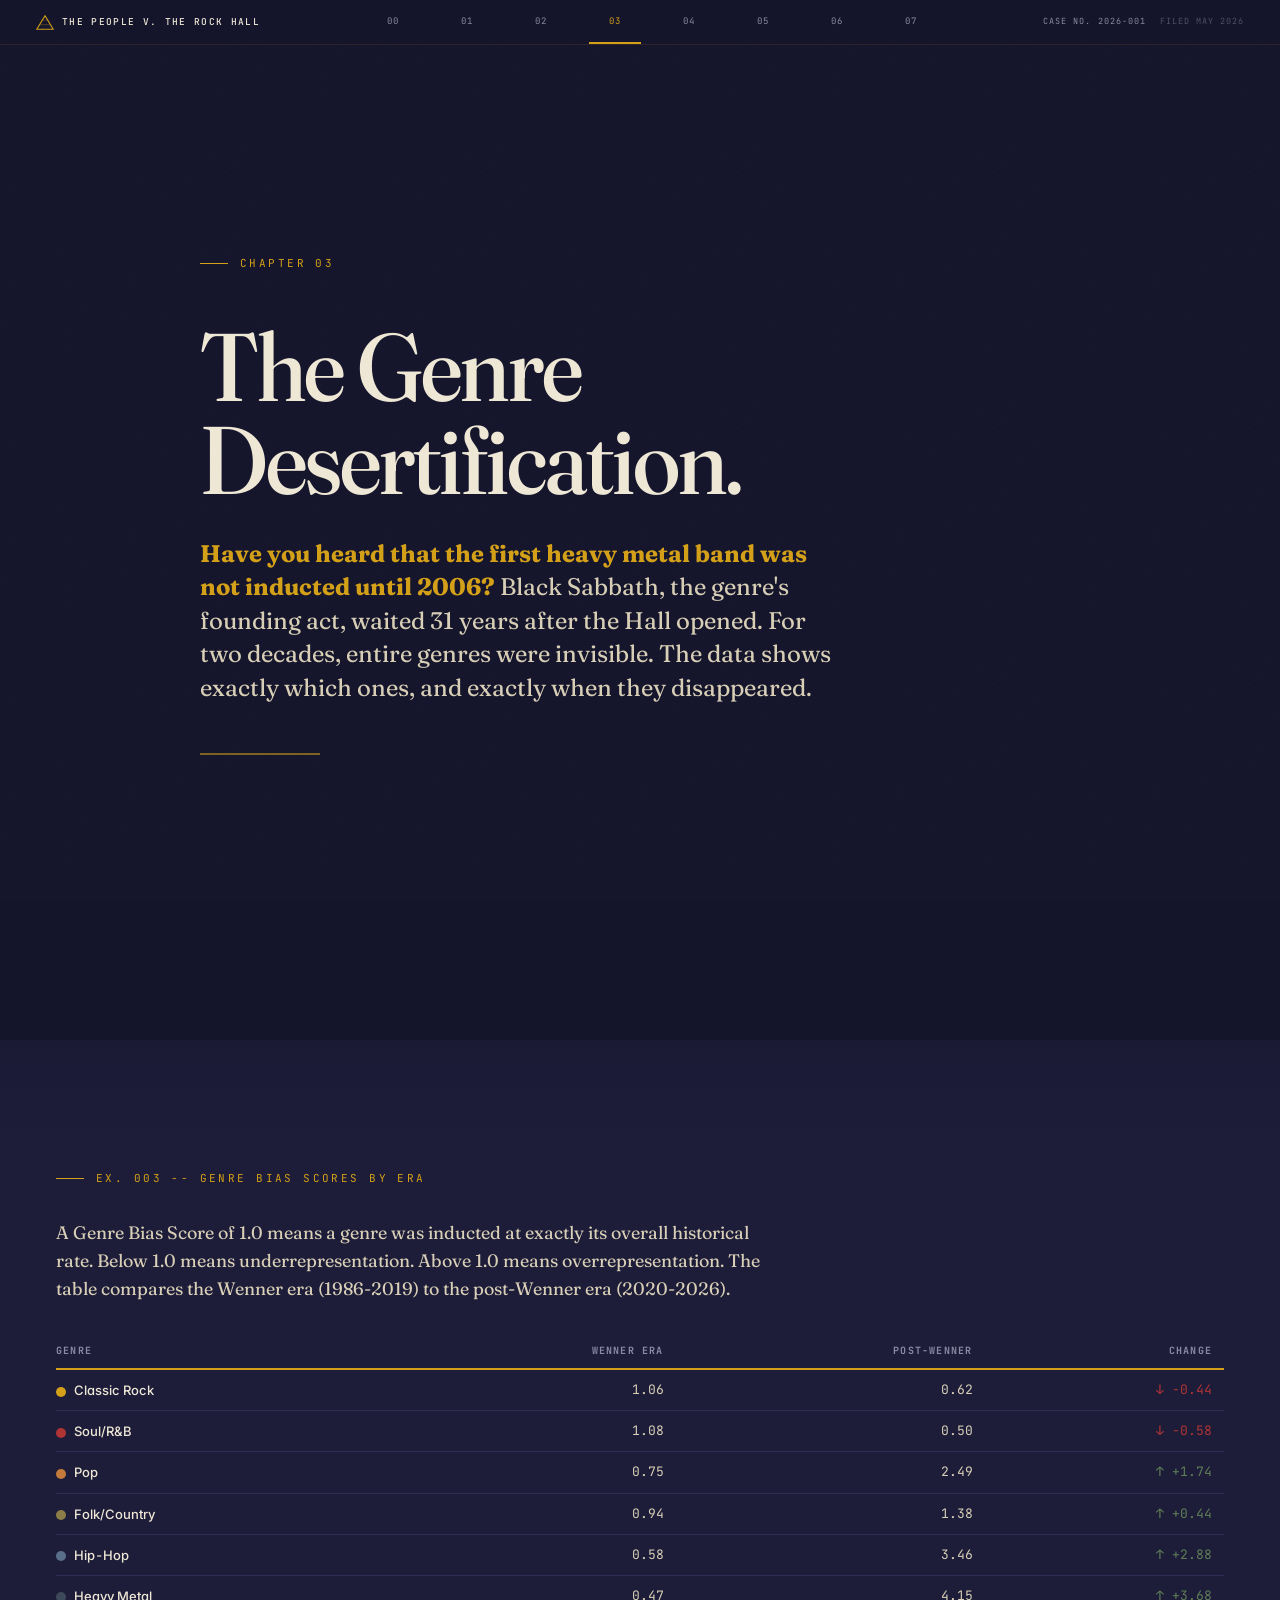
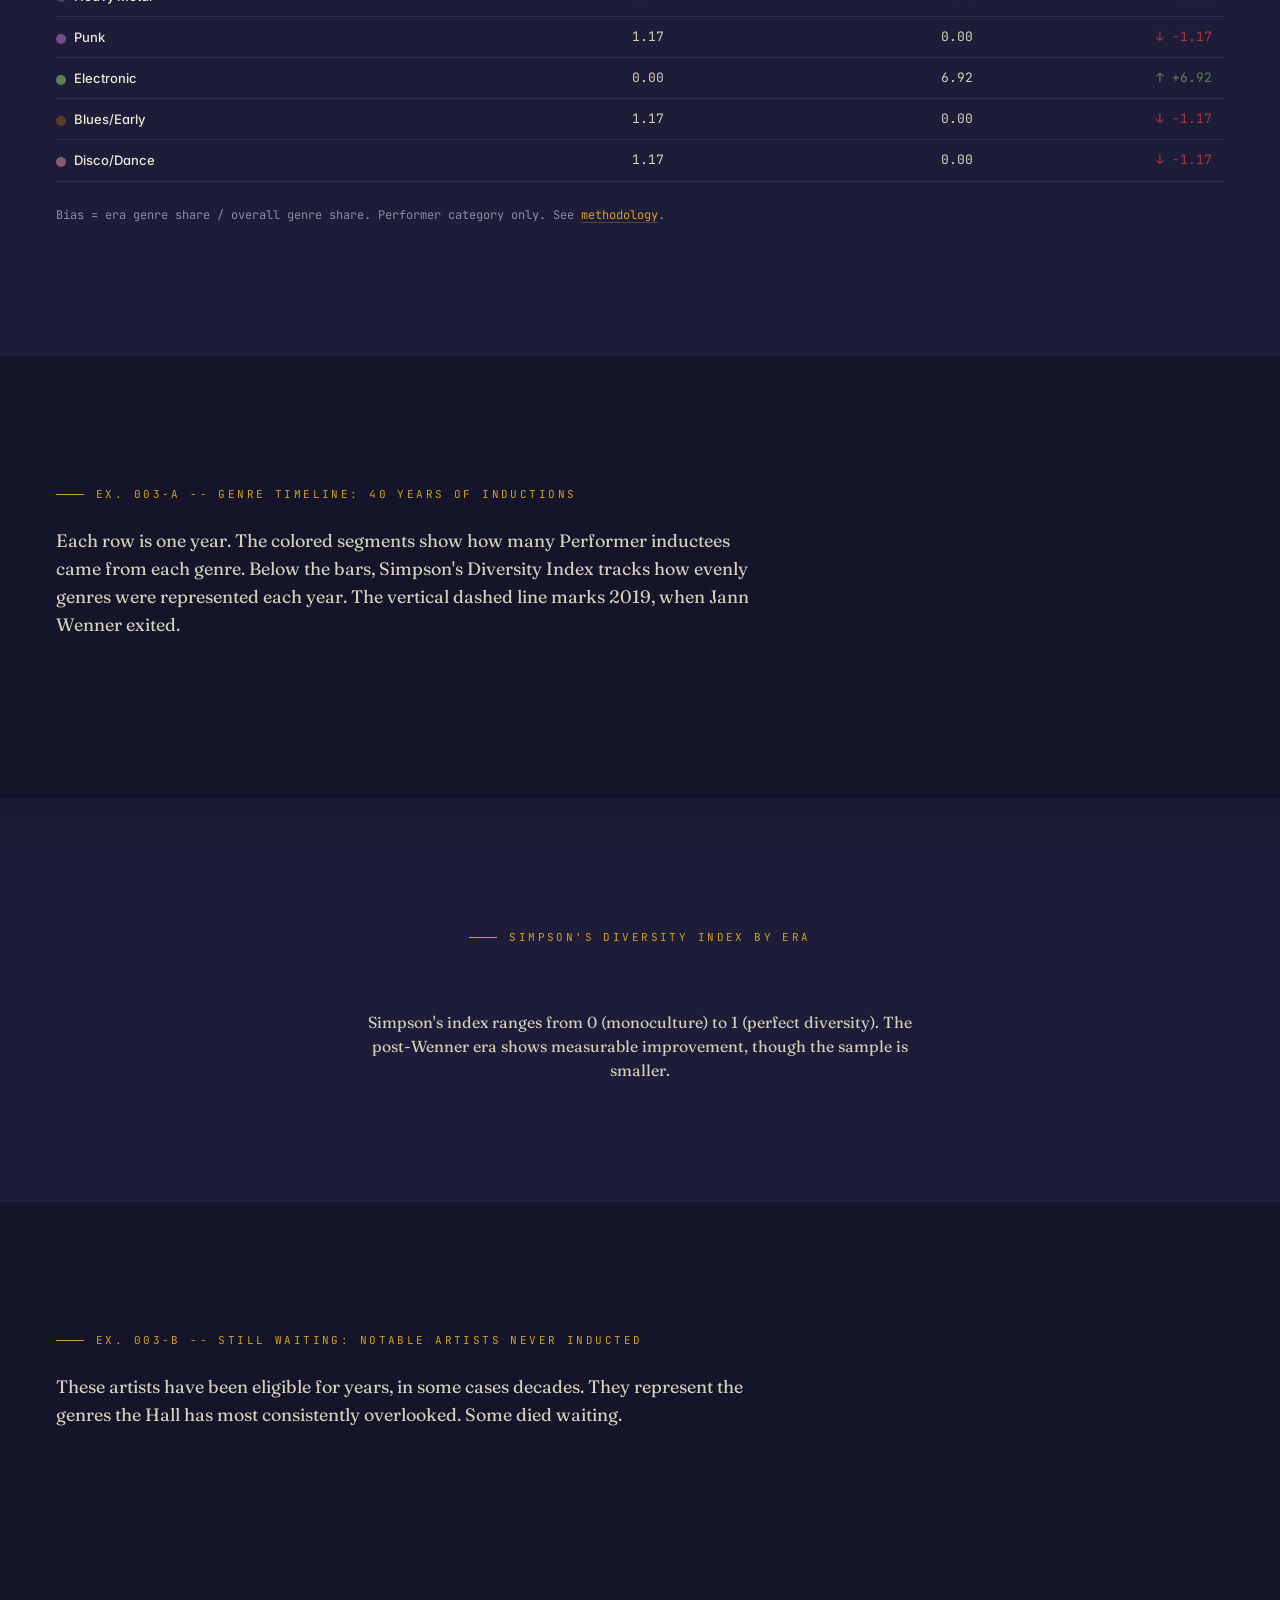
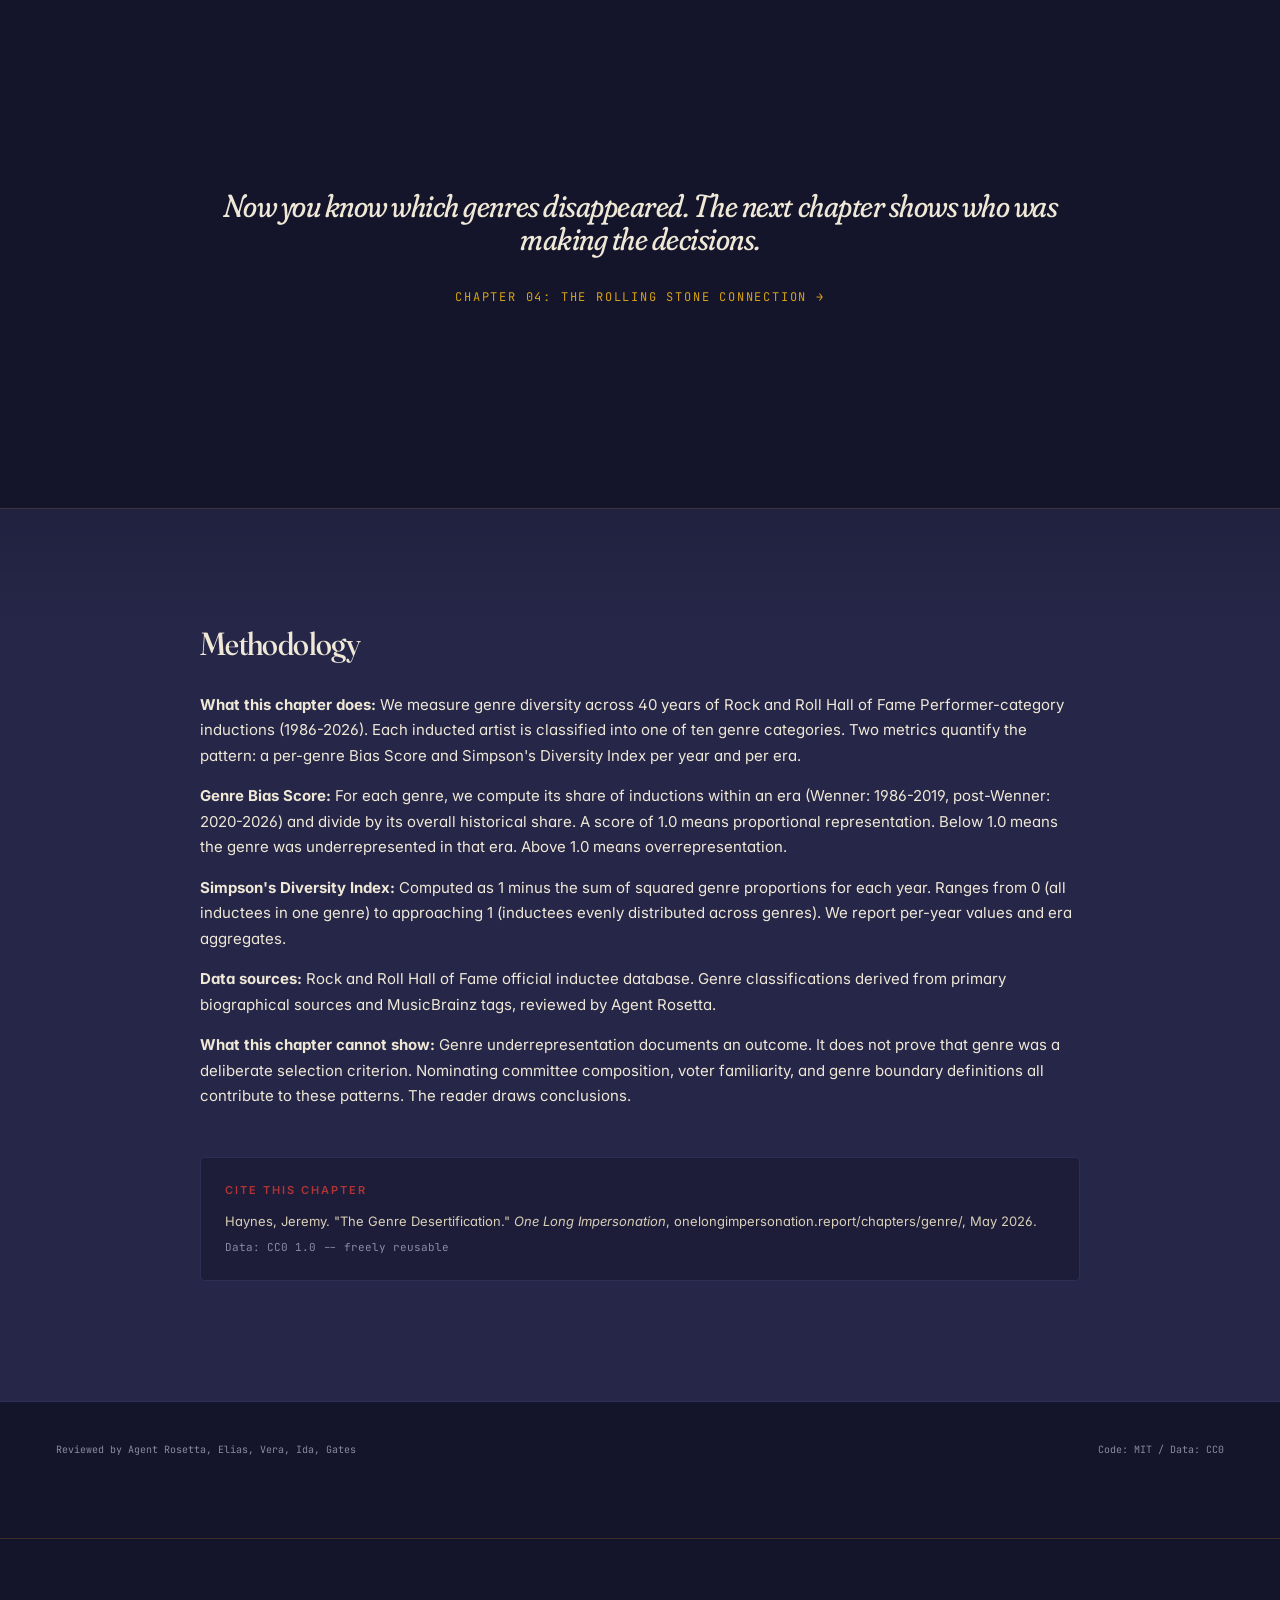
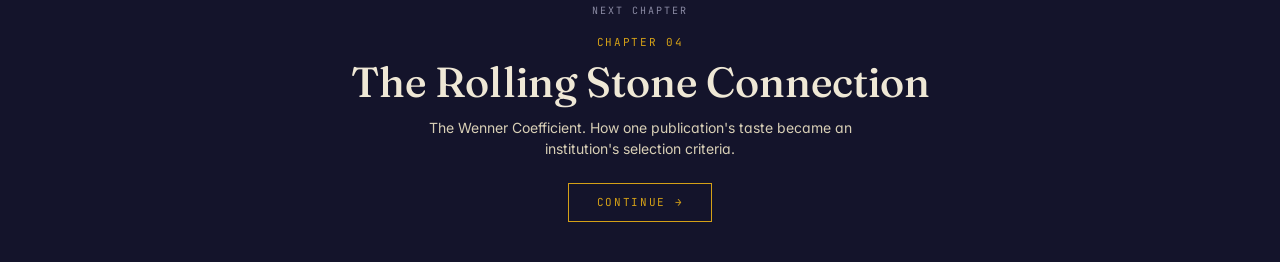
<file: chapters/03-genre/index.html>
<!doctype html>
<html lang="en">
<head>
<meta charset="utf-8">
<title>One Long Impersonation -- The Genre Desertification</title>
<meta name="viewport" content="width=device-width,initial-scale=1">
<meta name="description" content="Genre representation patterns across 40 years of Rock Hall inductions: which genres thrived and which were erased.">
<meta property="og:title" content="The Genre Desertification -- One Long Impersonation">
<meta property="og:description" content="The first heavy metal band was not inducted until 2006. Electronic music had zero inductions under Wenner. The timeline is the argument.">
<meta property="og:type" content="article">
<meta property="og:site_name" content="One Long Impersonation">
<meta name="twitter:card" content="summary_large_image">
<meta name="twitter:title" content="The Genre Desertification -- One Long Impersonation">
<meta name="twitter:description" content="The first heavy metal band was not inducted until 2006. Electronic music had zero inductions under Wenner. The timeline is the argument.">
<link rel="stylesheet" href="../../shared/design-tokens.css">
<link rel="stylesheet" href="genre.css">
</head>
<body>

<!--#include virtual="../../shared/platform-nav.html" -->
<script>
  // Load platform nav
  fetch('../../shared/platform-nav.html')
    .then(function(r) { return r.text(); })
    .then(function(html) {
      var d = document.createElement('div');
      d.innerHTML = html;
      document.body.insertBefore(d, document.body.firstChild);
      // Execute scripts in the loaded HTML
      d.querySelectorAll('script').forEach(function(s) {
        var ns = document.createElement('script');
        ns.textContent = s.textContent;
        document.body.appendChild(ns);
      });
    });
</script>

<!-- =====================================================
     CHAPTER HEADER
     ===================================================== -->
<header class="section section--ink chapter-header">
  <div class="container container--narrow">

    <div class="exhibit-label" style="margin-bottom:48px">
      <span>Chapter 03</span>
    </div>

    <h1 class="display" style="font-size:clamp(48px,8vw,96px); margin:0 0 32px">
      The Genre Desertification.
    </h1>

    <p class="serif opening-hook" style="font-size:clamp(18px,2.5vw,24px); color:var(--cream-2); max-width:640px; line-height:1.4; margin:0 0 48px">
      <strong style="color:var(--gold)">Have you heard that the first heavy metal band was not inducted until 2006?</strong>
      Black Sabbath, the genre's founding act, waited 31 years after the Hall opened.
      For two decades, entire genres were invisible. The data shows exactly which ones,
      and exactly when they disappeared.
    </p>

    <hr class="rule rule--gold" style="max-width:120px">

  </div>
</header>

<!-- =====================================================
     GENRE BIAS SCORE TABLE
     ===================================================== -->
<section class="section section--ink2" id="bias-scores">
  <div class="container">

    <div class="exhibit-label" style="margin-bottom:32px">
      <span>Ex. 003 -- Genre Bias Scores by Era</span>
    </div>

    <p class="serif" style="font-size:18px; color:var(--cream-2); max-width:720px; margin:0 0 40px">
      A Genre Bias Score of 1.0 means a genre was inducted at exactly its overall historical rate.
      Below 1.0 means underrepresentation. Above 1.0 means overrepresentation. The table compares
      the Wenner era (1986-2019) to the post-Wenner era (2020-2026).
    </p>

    <div class="bias-table-wrap">
      <table class="bias-table" id="bias-table">
        <thead>
          <tr>
            <th>Genre</th>
            <th>Wenner Era</th>
            <th>Post-Wenner</th>
            <th>Change</th>
          </tr>
        </thead>
        <tbody id="bias-table-body">
          <!-- Populated by genre-engine.js -->
        </tbody>
      </table>
    </div>

    <p class="methodology-note mono" style="margin-top:24px; font-size:12px; color:var(--mute)">
      Bias = era genre share / overall genre share. Performer category only.
      See <a href="#methodology" style="color:var(--gold)">methodology</a>.
    </p>

  </div>
</section>

<!-- =====================================================
     GENRE TIMELINE (Ex. 003-A)
     ===================================================== -->
<section class="section section--ink" id="timeline-viz">
  <div class="container container--wide">

    <div class="exhibit-label" style="margin-bottom:24px">
      <span>Ex. 003-A -- Genre Timeline: 40 Years of Inductions</span>
    </div>

    <p class="serif" style="font-size:18px; color:var(--cream-2); max-width:720px; margin:0 0 40px">
      Each row is one year. The colored segments show how many Performer inductees came from each
      genre. Below the bars, Simpson's Diversity Index tracks how evenly genres were represented
      each year. The vertical dashed line marks 2019, when Jann Wenner exited.
    </p>

    <div id="genre-timeline" style="width:100%; overflow-x:auto"></div>

  </div>
</section>

<!-- =====================================================
     SIMPSON'S INDEX CALLOUT
     ===================================================== -->
<section class="section section--ink2" id="simpson-callout">
  <div class="container container--narrow" style="text-align:center">

    <div class="exhibit-label" style="margin-bottom:32px; justify-content:center">
      <span>Simpson's Diversity Index by Era</span>
    </div>

    <div class="simpson-callout" id="simpson-comparison" style="margin:0 auto 32px">
      <!-- Populated by genre-engine.js -->
    </div>

    <p class="serif" style="font-size:16px; color:var(--cream-2); max-width:560px; margin:24px auto 0; line-height:1.5">
      Simpson's index ranges from 0 (monoculture) to 1 (perfect diversity).
      The post-Wenner era shows measurable improvement, though the sample is smaller.
    </p>

  </div>
</section>

<!-- =====================================================
     NEVER-INDUCTED GALLERY
     ===================================================== -->
<section class="section section--ink" id="never-inducted">
  <div class="container">

    <div class="exhibit-label" style="margin-bottom:24px">
      <span>Ex. 003-B -- Still Waiting: Notable Artists Never Inducted</span>
    </div>

    <p class="serif" style="font-size:18px; color:var(--cream-2); max-width:720px; margin:0 0 40px">
      These artists have been eligible for years, in some cases decades. They represent
      the genres the Hall has most consistently overlooked. Some died waiting.
    </p>

    <div class="gallery-grid" id="gallery-grid">
      <!-- Populated by genre-engine.js -->
    </div>

  </div>
</section>

<!-- =====================================================
     CONNECTIVE TISSUE
     ===================================================== -->
<section class="section section--ink" id="bridge">
  <div class="container container--narrow" style="text-align:center; padding:80px 56px">

    <blockquote class="statement" style="font-size:clamp(20px,3vw,32px); color:var(--cream)">
      Now you know which genres disappeared. The next chapter shows who was making the decisions.
    </blockquote>

    <a href="../04-rolling-stone/" class="mono" style="display:inline-block; margin-top:32px; color:var(--gold); font-size:12px; letter-spacing:0.15em; text-transform:uppercase">
      Chapter 04: The Rolling Stone Connection &rarr;
    </a>

  </div>
</section>

<!-- =====================================================
     METHODOLOGY
     ===================================================== -->
<section class="section section--paper" id="methodology">
  <div class="container container--narrow">

    <h2 class="display" style="font-size:32px; color:var(--cream); margin:0 0 32px">Methodology</h2>

    <div style="color:var(--cream); font-size:15px; line-height:1.7">
      <p><strong>What this chapter does:</strong> We measure genre diversity across 40 years of
      Rock and Roll Hall of Fame Performer-category inductions (1986-2026). Each inducted artist is
      classified into one of ten genre categories. Two metrics quantify the pattern: a per-genre
      Bias Score and Simpson's Diversity Index per year and per era.</p>

      <p><strong>Genre Bias Score:</strong> For each genre, we compute its share of inductions
      within an era (Wenner: 1986-2019, post-Wenner: 2020-2026) and divide by its overall
      historical share. A score of 1.0 means proportional representation. Below 1.0 means the
      genre was underrepresented in that era. Above 1.0 means overrepresentation.</p>

      <p><strong>Simpson's Diversity Index:</strong> Computed as 1 minus the sum of squared genre
      proportions for each year. Ranges from 0 (all inductees in one genre) to approaching 1
      (inductees evenly distributed across genres). We report per-year values and era aggregates.</p>

      <p><strong>Data sources:</strong> Rock and Roll Hall of Fame official inductee database.
      Genre classifications derived from primary biographical sources and MusicBrainz tags, reviewed
      by Agent Rosetta.</p>

      <p><strong>What this chapter cannot show:</strong> Genre underrepresentation documents an
      outcome. It does not prove that genre was a deliberate selection criterion. Nominating
      committee composition, voter familiarity, and genre boundary definitions all contribute to
      these patterns. The reader draws conclusions.</p>
    </div>

    <div class="citation-block" style="margin-top:48px; padding:24px; background:var(--ink-2); border:1px solid var(--rule); border-radius:4px; font-size:13px; color:var(--cream-2)">
      <p class="smallcaps" style="margin:0 0 12px; color:var(--blood)">Cite this chapter</p>
      <p style="margin:0 0 8px">Haynes, Jeremy. "The Genre Desertification." <em>One Long Impersonation</em>,
      onelongimpersonation.report/chapters/genre/, May 2026.</p>
      <p class="mono" style="margin:0; font-size:11px; color:var(--mute)">Data: CC0 1.0 -- freely reusable</p>
    </div>

  </div>
</section>

<!-- =====================================================
     FOOTER
     ===================================================== -->
<footer class="section section--ink" style="padding:40px 0; border-top:1px solid var(--rule)">
  <div class="container" style="display:flex; justify-content:space-between; align-items:center">
    <span class="mono" style="font-size:10px; color:var(--mute)">
      Reviewed by Agent Rosetta, Elias, Vera, Ida, Gates
    </span>
    <span class="mono" style="font-size:10px; color:var(--mute)">
      Code: MIT / Data: CC0
    </span>
  </div>
<div id="next-chapter" data-current="03"></div>
</footer>

<!-- =====================================================
     SCRIPTS
     ===================================================== -->
<script src="https://d3js.org/d3.v7.min.js"></script>
<script src="genre-data.js"></script>
<script src="genre-engine.js"></script>

<script src="../../shared/pyramid.js"></script>
<script src="../../shared/next-chapter.js"></script>
</body>
</html>
</file>
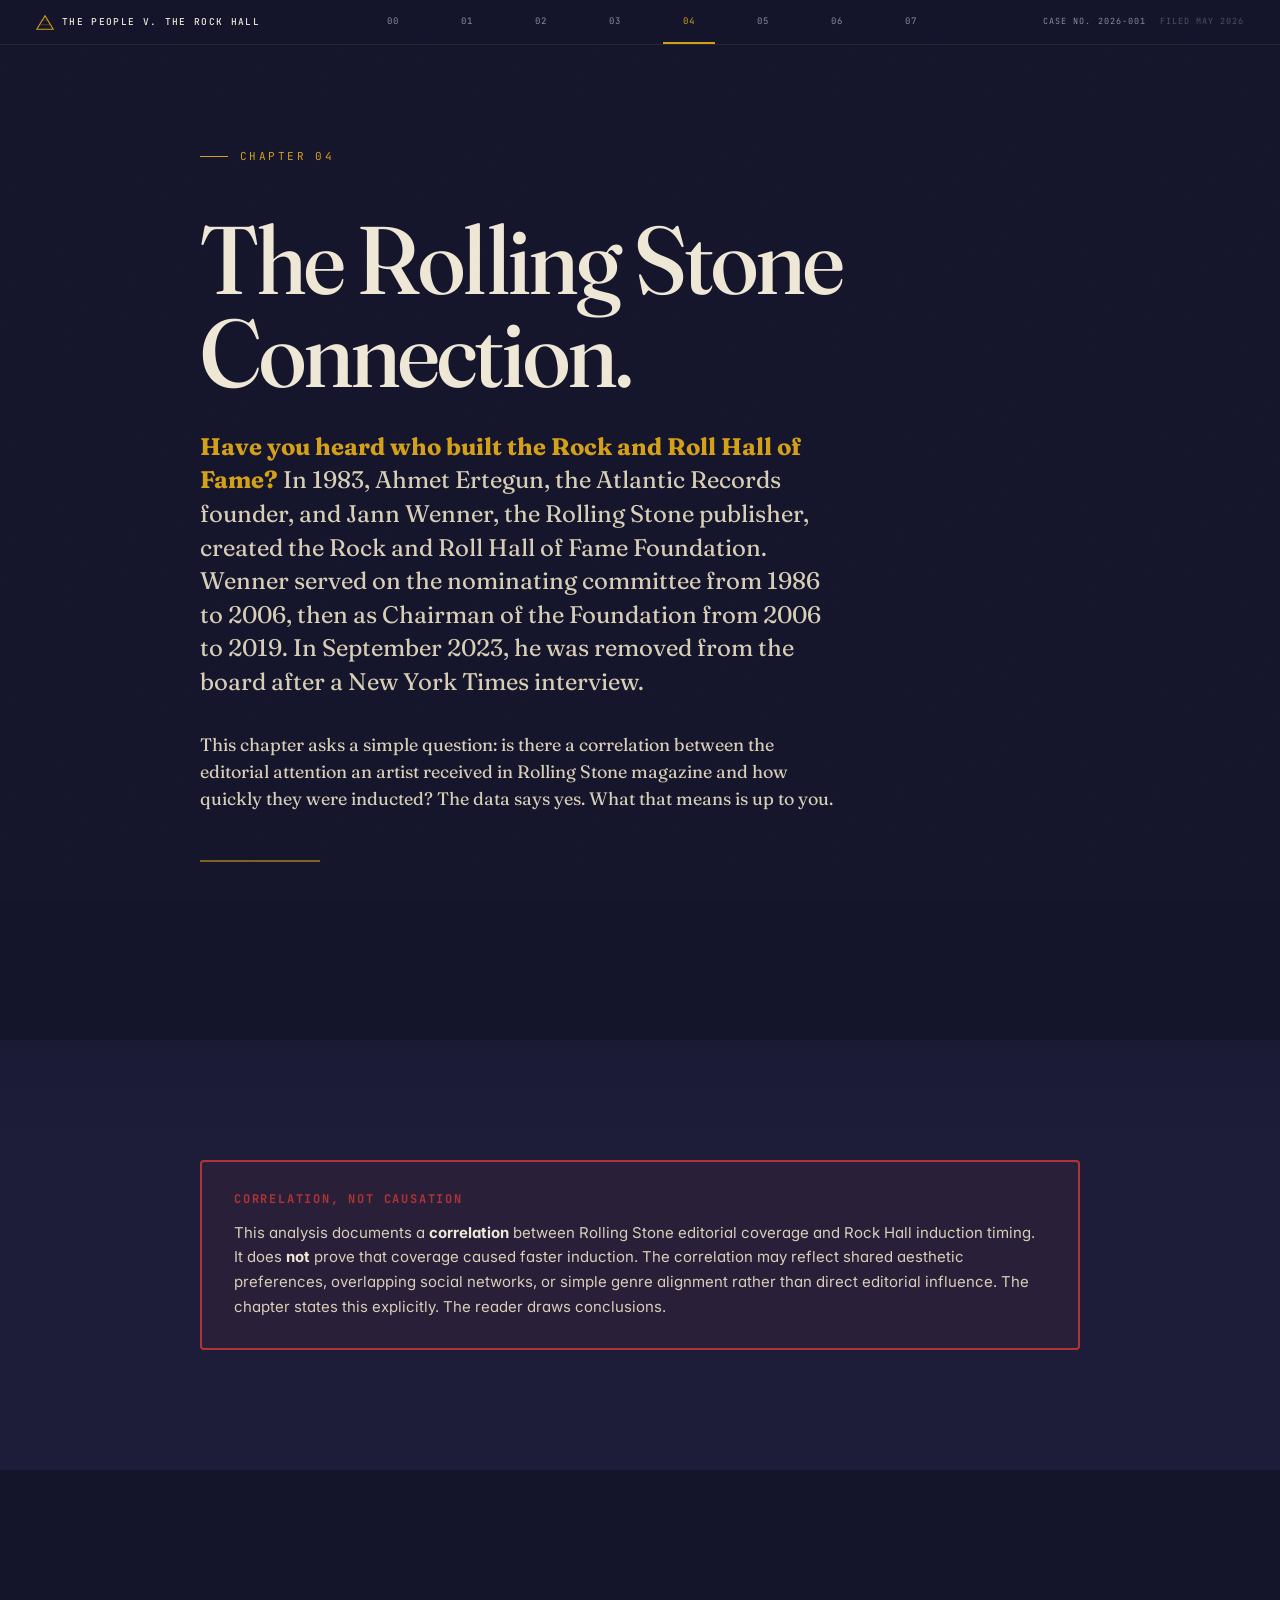
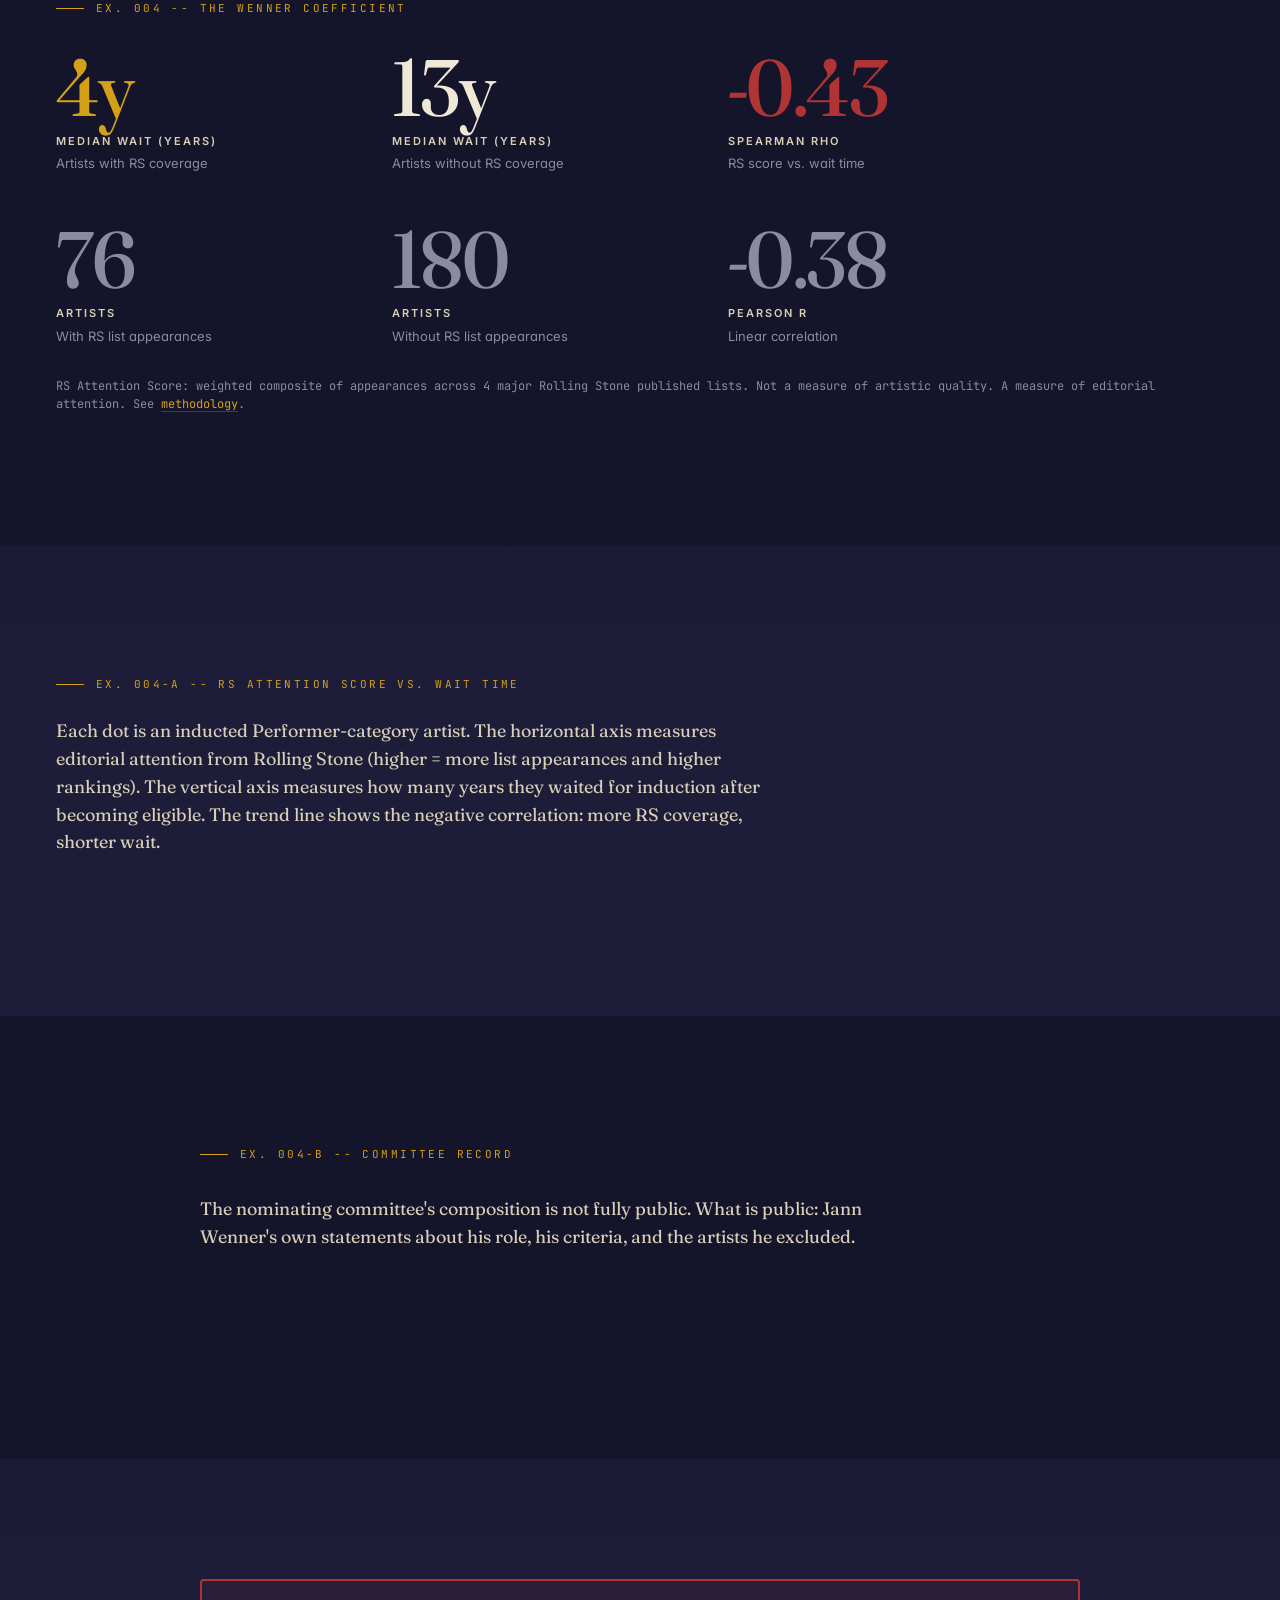
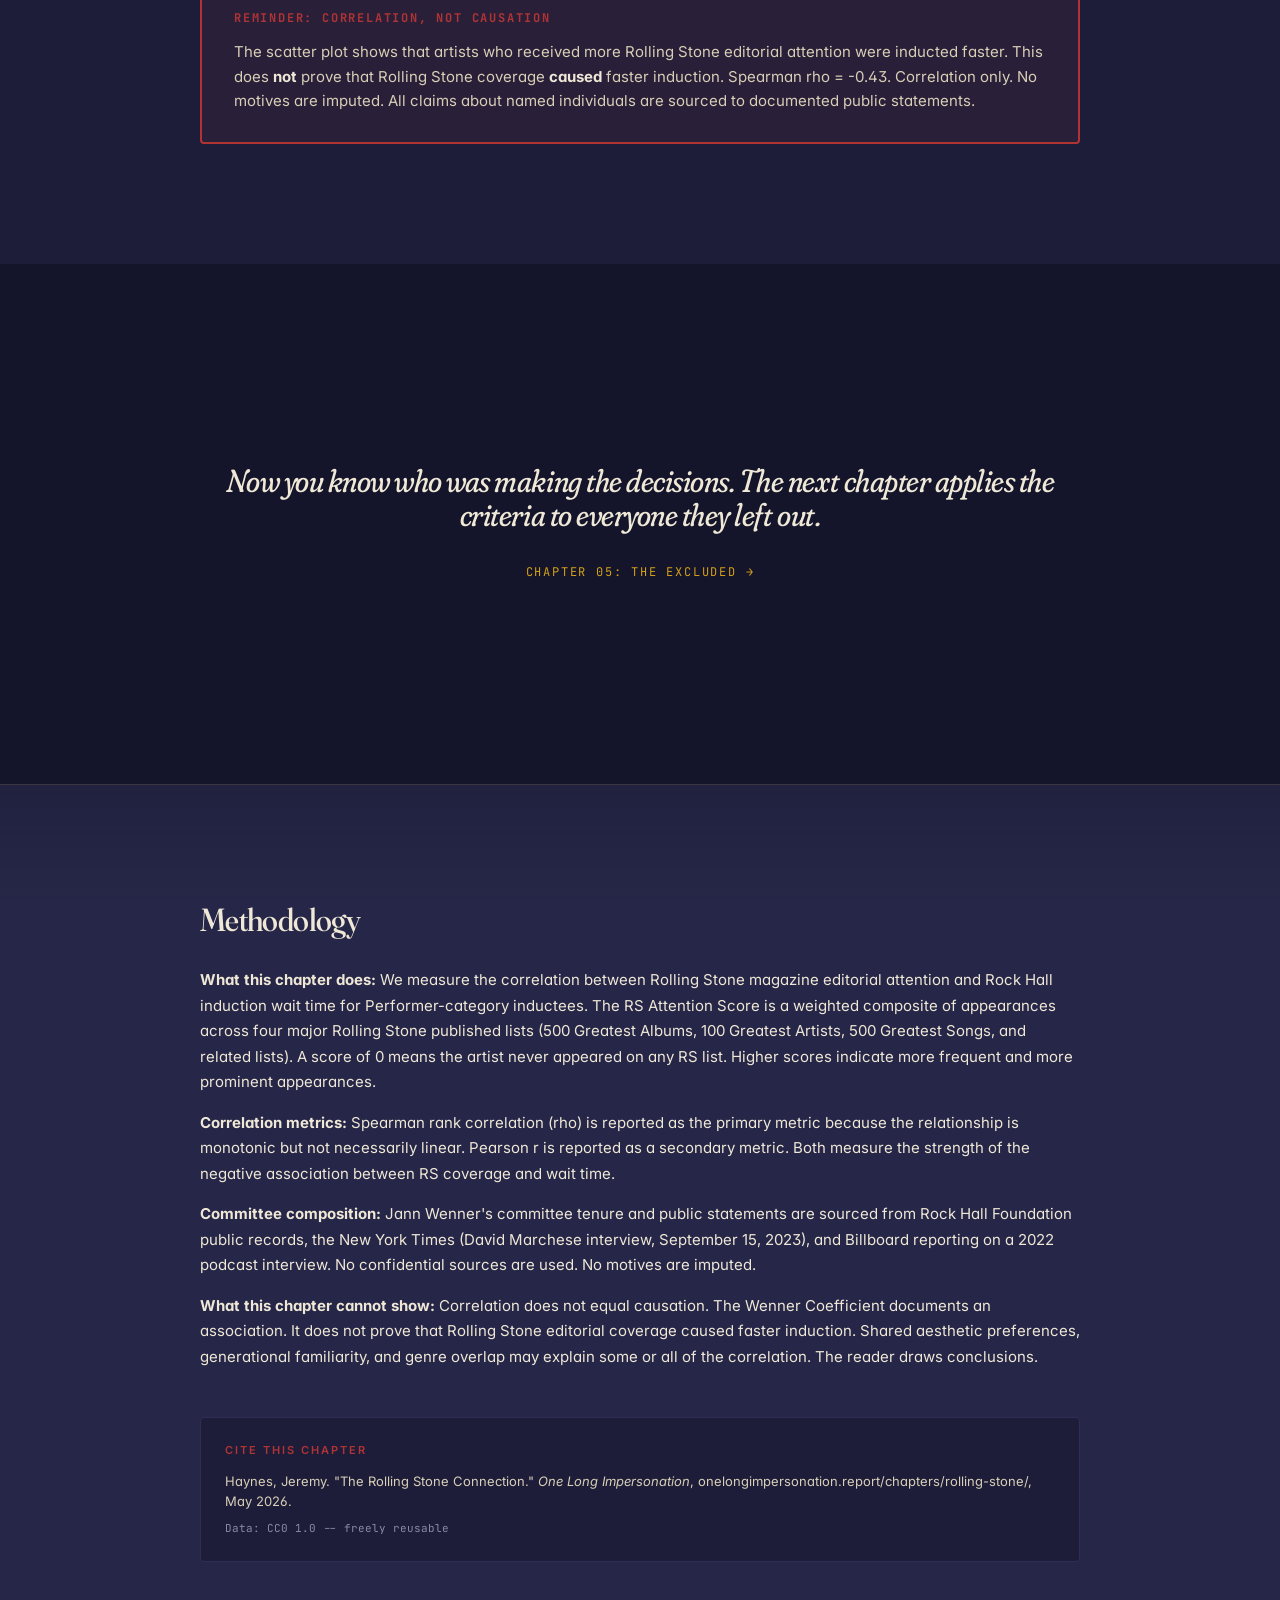
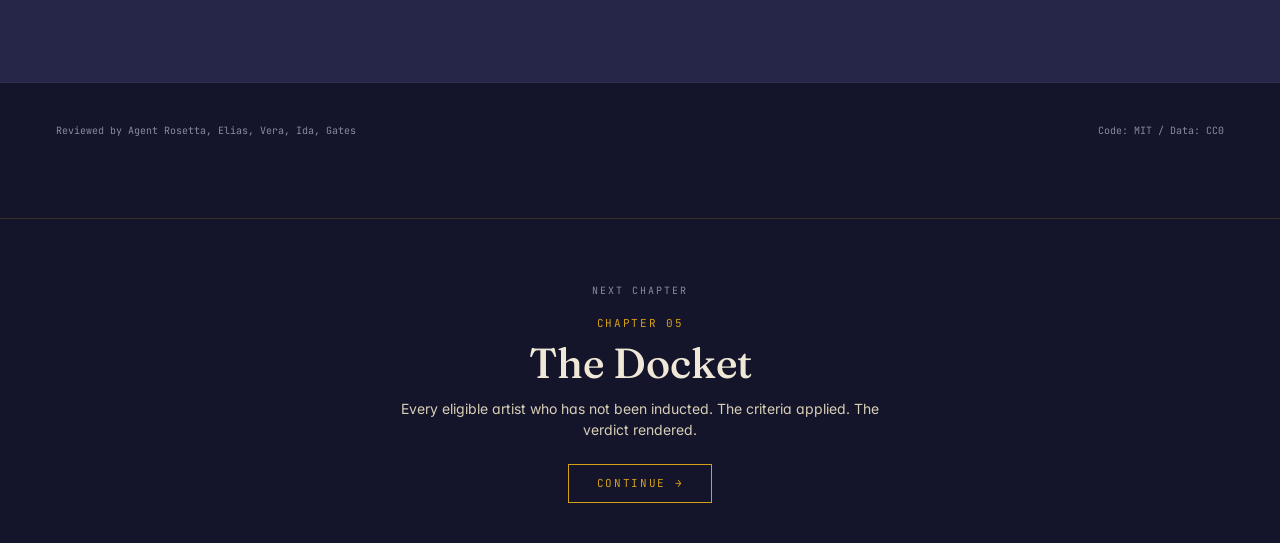
<file: chapters/04-rolling-stone/index.html>
<!doctype html>
<html lang="en">
<head>
<meta charset="utf-8">
<title>One Long Impersonation -- The Rolling Stone Connection</title>
<meta name="viewport" content="width=device-width,initial-scale=1">
<meta name="description" content="Correlation between Rolling Stone magazine editorial coverage and Rock Hall induction timing: who got covered, and who got in faster.">
<meta property="og:title" content="The Rolling Stone Connection -- One Long Impersonation">
<meta property="og:description" content="Artists with Rolling Stone coverage: 4-year median wait. Without: 13 years. Correlation, not causation. But the correlation is -0.43.">
<meta property="og:type" content="article">
<meta property="og:site_name" content="One Long Impersonation">
<meta name="twitter:card" content="summary_large_image">
<meta name="twitter:title" content="The Rolling Stone Connection -- One Long Impersonation">
<meta name="twitter:description" content="Artists with Rolling Stone coverage: 4-year median wait. Without: 13 years. Correlation, not causation. But the correlation is -0.43.">
<link rel="stylesheet" href="../../shared/design-tokens.css">
<link rel="stylesheet" href="rolling-stone.css">
</head>
<body>

<!--#include virtual="../../shared/platform-nav.html" -->
<script>
  // Load platform nav
  fetch('../../shared/platform-nav.html')
    .then(function(r) { return r.text(); })
    .then(function(html) {
      var d = document.createElement('div');
      d.innerHTML = html;
      document.body.insertBefore(d, document.body.firstChild);
      // Execute scripts in the loaded HTML
      d.querySelectorAll('script').forEach(function(s) {
        var ns = document.createElement('script');
        ns.textContent = s.textContent;
        document.body.appendChild(ns);
      });
    });
</script>

<!-- =====================================================
     CHAPTER HEADER
     ===================================================== -->
<header class="section section--ink chapter-header">
  <div class="container container--narrow">

    <div class="exhibit-label" style="margin-bottom:48px">
      <span>Chapter 04</span>
    </div>

    <h1 class="display" style="font-size:clamp(48px,8vw,96px); margin:0 0 32px">
      The Rolling Stone Connection.
    </h1>

    <p class="serif opening-hook" style="font-size:clamp(18px,2.5vw,24px); color:var(--cream-2); max-width:640px; line-height:1.4; margin:0 0 32px">
      <strong style="color:var(--gold)">Have you heard who built the Rock and Roll Hall of Fame?</strong>
      In 1983, Ahmet Ertegun, the Atlantic Records founder, and Jann Wenner, the Rolling Stone
      publisher, created the Rock and Roll Hall of Fame Foundation. Wenner served on the
      nominating committee from 1986 to 2006, then as Chairman of the Foundation from 2006 to
      2019. In September 2023, he was removed from the board after a New York Times interview.
    </p>

    <p class="serif" style="font-size:clamp(16px,2vw,18px); color:var(--cream-2); max-width:640px; line-height:1.5; margin:0 0 48px">
      This chapter asks a simple question: is there a correlation between the editorial attention
      an artist received in Rolling Stone magazine and how quickly they were inducted? The data
      says yes. What that means is up to you.
    </p>

    <hr class="rule rule--gold" style="max-width:120px">

  </div>
</header>

<!-- =====================================================
     CAUSATION CAVEAT (PRIMARY)
     ===================================================== -->
<section class="section section--ink2" id="caveat-top">
  <div class="container container--narrow">

    <div class="causation-box">
      <div class="causation-box__header mono">CORRELATION, NOT CAUSATION</div>
      <p class="causation-box__body">
        This analysis documents a <strong>correlation</strong> between Rolling Stone editorial
        coverage and Rock Hall induction timing. It does <strong>not</strong> prove that coverage
        caused faster induction. The correlation may reflect shared aesthetic preferences, overlapping
        social networks, or simple genre alignment rather than direct editorial influence.
        The chapter states this explicitly. The reader draws conclusions.
      </p>
    </div>

  </div>
</section>

<!-- =====================================================
     HEADLINE STATISTICS
     ===================================================== -->
<section class="section section--ink" id="finding">
  <div class="container">

    <div class="exhibit-label" style="margin-bottom:32px">
      <span>Ex. 004 -- The Wenner Coefficient</span>
    </div>

    <div class="finding-grid">
      <div class="finding-stat">
        <div class="finding-stat__value display" id="stat-wait-with" style="color:var(--gold)">--</div>
        <div class="finding-stat__label smallcaps">Median wait (years)</div>
        <div class="finding-stat__sub">Artists with RS coverage</div>
      </div>
      <div class="finding-stat">
        <div class="finding-stat__value display" id="stat-wait-without">--</div>
        <div class="finding-stat__label smallcaps">Median wait (years)</div>
        <div class="finding-stat__sub">Artists without RS coverage</div>
      </div>
      <div class="finding-stat">
        <div class="finding-stat__value display" id="stat-rho" style="color:var(--blood)">--</div>
        <div class="finding-stat__label smallcaps">Spearman rho</div>
        <div class="finding-stat__sub">RS score vs. wait time</div>
      </div>
    </div>

    <div class="finding-grid finding-grid--secondary">
      <div class="finding-stat">
        <div class="finding-stat__value display" id="stat-n-with" style="color:var(--mute)">--</div>
        <div class="finding-stat__label smallcaps">Artists</div>
        <div class="finding-stat__sub">With RS list appearances</div>
      </div>
      <div class="finding-stat">
        <div class="finding-stat__value display" id="stat-n-without" style="color:var(--mute)">--</div>
        <div class="finding-stat__label smallcaps">Artists</div>
        <div class="finding-stat__sub">Without RS list appearances</div>
      </div>
      <div class="finding-stat">
        <div class="finding-stat__value display" id="stat-pearson" style="color:var(--mute)">--</div>
        <div class="finding-stat__label smallcaps">Pearson r</div>
        <div class="finding-stat__sub">Linear correlation</div>
      </div>
    </div>

    <p class="methodology-note mono" style="margin-top:32px; font-size:12px; color:var(--mute)">
      RS Attention Score: weighted composite of appearances across 4 major Rolling Stone published
      lists. Not a measure of artistic quality. A measure of editorial attention.
      See <a href="#methodology" style="color:var(--gold)">methodology</a>.
    </p>

  </div>
</section>

<!-- =====================================================
     SCATTER PLOT (Ex. 004-A)
     ===================================================== -->
<section class="section section--ink2" id="scatter-viz">
  <div class="container container--wide">

    <div class="exhibit-label" style="margin-bottom:24px">
      <span>Ex. 004-A -- RS Attention Score vs. Wait Time</span>
    </div>

    <p class="serif" style="font-size:18px; color:var(--cream-2); max-width:720px; margin:0 0 40px">
      Each dot is an inducted Performer-category artist. The horizontal axis measures editorial
      attention from Rolling Stone (higher = more list appearances and higher rankings). The
      vertical axis measures how many years they waited for induction after becoming eligible.
      The trend line shows the negative correlation: more RS coverage, shorter wait.
    </p>

    <div id="scatter-chart" style="width:100%; overflow-x:auto"></div>

  </div>
</section>

<!-- =====================================================
     WENNER QUOTES (Ex. 004-B)
     ===================================================== -->
<section class="section section--ink" id="wenner-quotes">
  <div class="container container--narrow">

    <div class="exhibit-label" style="margin-bottom:32px">
      <span>Ex. 004-B -- Committee Record</span>
    </div>

    <p class="serif" style="font-size:18px; color:var(--cream-2); max-width:720px; margin:0 0 40px">
      The nominating committee's composition is not fully public. What is public: Jann Wenner's own
      statements about his role, his criteria, and the artists he excluded.
    </p>

    <div class="committee-timeline" id="committee-timeline">
      <!-- Populated by wenner-engine.js -->
    </div>

    <div class="wenner-quotes" id="wenner-quotes-block">
      <!-- Populated by wenner-engine.js -->
    </div>

  </div>
</section>

<!-- =====================================================
     CAUSATION CAVEAT (REPEATED)
     ===================================================== -->
<section class="section section--ink2" id="caveat-bottom">
  <div class="container container--narrow">

    <div class="causation-box">
      <div class="causation-box__header mono">REMINDER: CORRELATION, NOT CAUSATION</div>
      <p class="causation-box__body">
        The scatter plot shows that artists who received more Rolling Stone editorial attention
        were inducted faster. This does <strong>not</strong> prove that Rolling Stone coverage
        <strong>caused</strong> faster induction. Spearman rho = <span id="caveat-rho">-0.43</span>.
        Correlation only. No motives are imputed. All claims about named individuals are sourced
        to documented public statements.
      </p>
    </div>

  </div>
</section>

<!-- =====================================================
     CONNECTIVE TISSUE
     ===================================================== -->
<section class="section section--ink" id="bridge">
  <div class="container container--narrow" style="text-align:center; padding:80px 56px">

    <blockquote class="statement" style="font-size:clamp(20px,3vw,32px); color:var(--cream)">
      Now you know who was making the decisions. The next chapter applies the criteria to everyone they left out.
    </blockquote>

    <a href="../05-the-docket/" class="mono" style="display:inline-block; margin-top:32px; color:var(--gold); font-size:12px; letter-spacing:0.15em; text-transform:uppercase">
      Chapter 05: The Excluded &rarr;
    </a>

  </div>
</section>

<!-- =====================================================
     METHODOLOGY
     ===================================================== -->
<section class="section section--paper" id="methodology">
  <div class="container container--narrow">

    <h2 class="display" style="font-size:32px; color:var(--cream); margin:0 0 32px">Methodology</h2>

    <div style="color:var(--cream); font-size:15px; line-height:1.7">
      <p><strong>What this chapter does:</strong> We measure the correlation between Rolling Stone
      magazine editorial attention and Rock Hall induction wait time for Performer-category inductees.
      The RS Attention Score is a weighted composite of appearances across four major Rolling Stone
      published lists (500 Greatest Albums, 100 Greatest Artists, 500 Greatest Songs, and related
      lists). A score of 0 means the artist never appeared on any RS list. Higher scores indicate
      more frequent and more prominent appearances.</p>

      <p><strong>Correlation metrics:</strong> Spearman rank correlation (rho) is reported as the
      primary metric because the relationship is monotonic but not necessarily linear. Pearson r
      is reported as a secondary metric. Both measure the strength of the negative association
      between RS coverage and wait time.</p>

      <p><strong>Committee composition:</strong> Jann Wenner's committee tenure and public statements
      are sourced from Rock Hall Foundation public records, the New York Times (David Marchese
      interview, September 15, 2023), and Billboard reporting on a 2022 podcast interview. No
      confidential sources are used. No motives are imputed.</p>

      <p><strong>What this chapter cannot show:</strong> Correlation does not equal causation. The
      Wenner Coefficient documents an association. It does not prove that Rolling Stone editorial
      coverage caused faster induction. Shared aesthetic preferences, generational familiarity,
      and genre overlap may explain some or all of the correlation. The reader draws conclusions.</p>
    </div>

    <div class="citation-block" style="margin-top:48px; padding:24px; background:var(--ink-2); border:1px solid var(--rule); border-radius:4px; font-size:13px; color:var(--cream-2)">
      <p class="smallcaps" style="margin:0 0 12px; color:var(--blood)">Cite this chapter</p>
      <p style="margin:0 0 8px">Haynes, Jeremy. "The Rolling Stone Connection." <em>One Long Impersonation</em>,
      onelongimpersonation.report/chapters/rolling-stone/, May 2026.</p>
      <p class="mono" style="margin:0; font-size:11px; color:var(--mute)">Data: CC0 1.0 -- freely reusable</p>
    </div>

  </div>
</section>

<!-- =====================================================
     FOOTER
     ===================================================== -->
<footer class="section section--ink" style="padding:40px 0; border-top:1px solid var(--rule)">
  <div class="container" style="display:flex; justify-content:space-between; align-items:center">
    <span class="mono" style="font-size:10px; color:var(--mute)">
      Reviewed by Agent Rosetta, Elias, Vera, Ida, Gates
    </span>
    <span class="mono" style="font-size:10px; color:var(--mute)">
      Code: MIT / Data: CC0
    </span>
  </div>
<div id="next-chapter" data-current="04"></div>
</footer>

<!-- =====================================================
     SCRIPTS
     ===================================================== -->
<script src="https://d3js.org/d3.v7.min.js"></script>
<script src="wenner-data.js"></script>
<script src="wenner-engine.js"></script>

<script src="../../shared/pyramid.js"></script>
<script src="../../shared/next-chapter.js"></script>
</body>
</html>
</file>
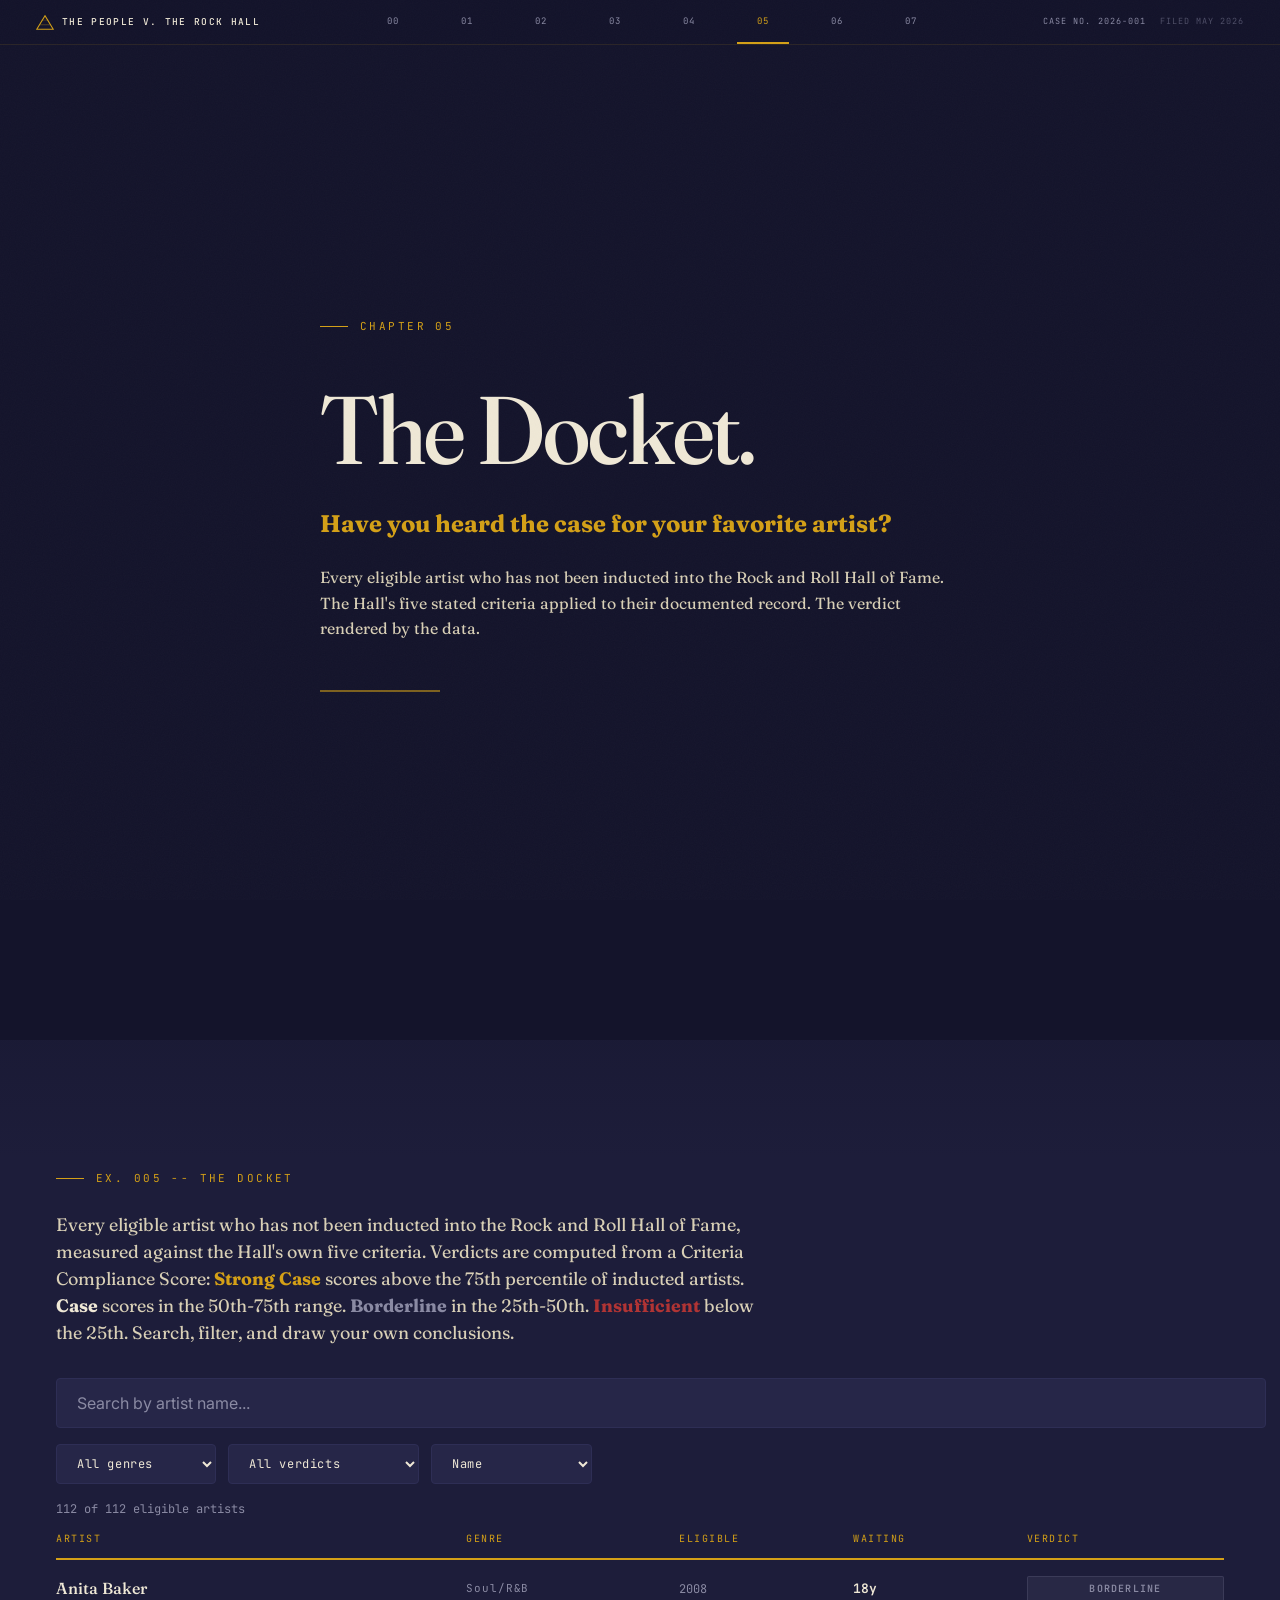
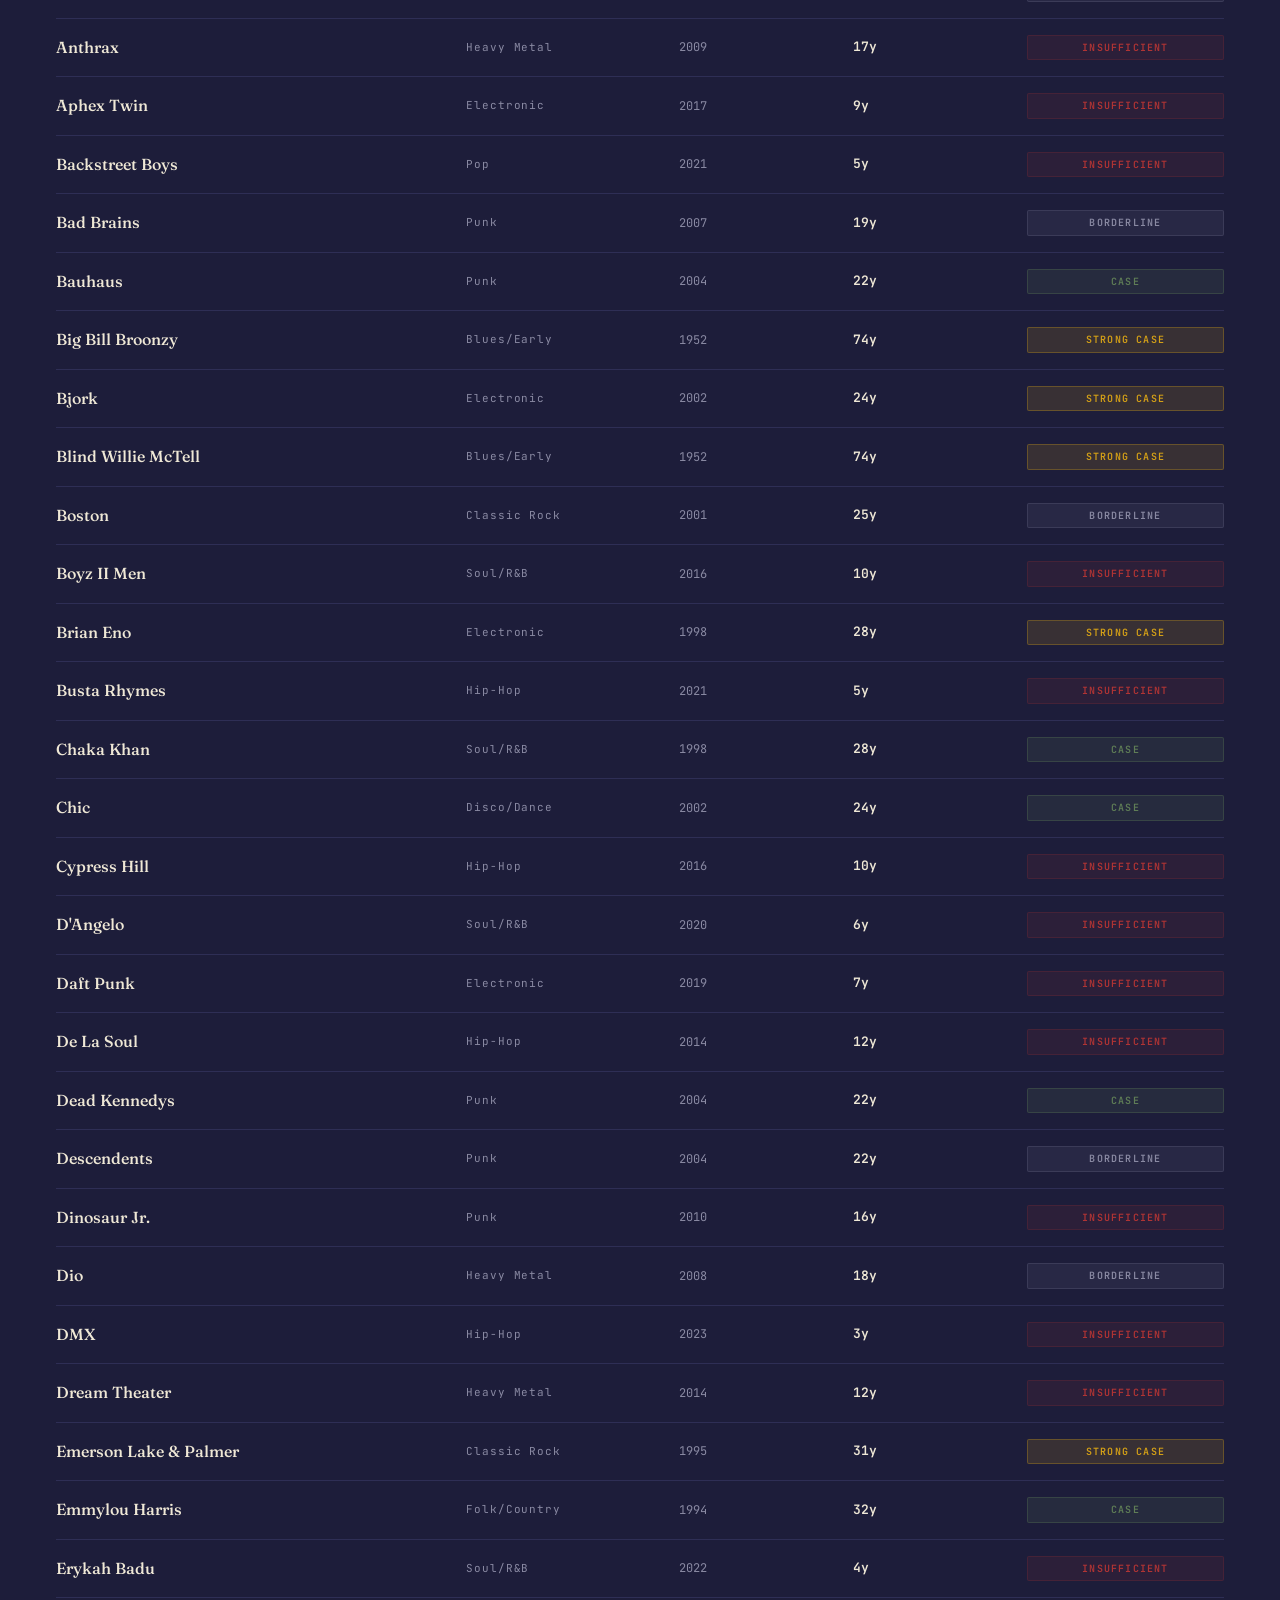
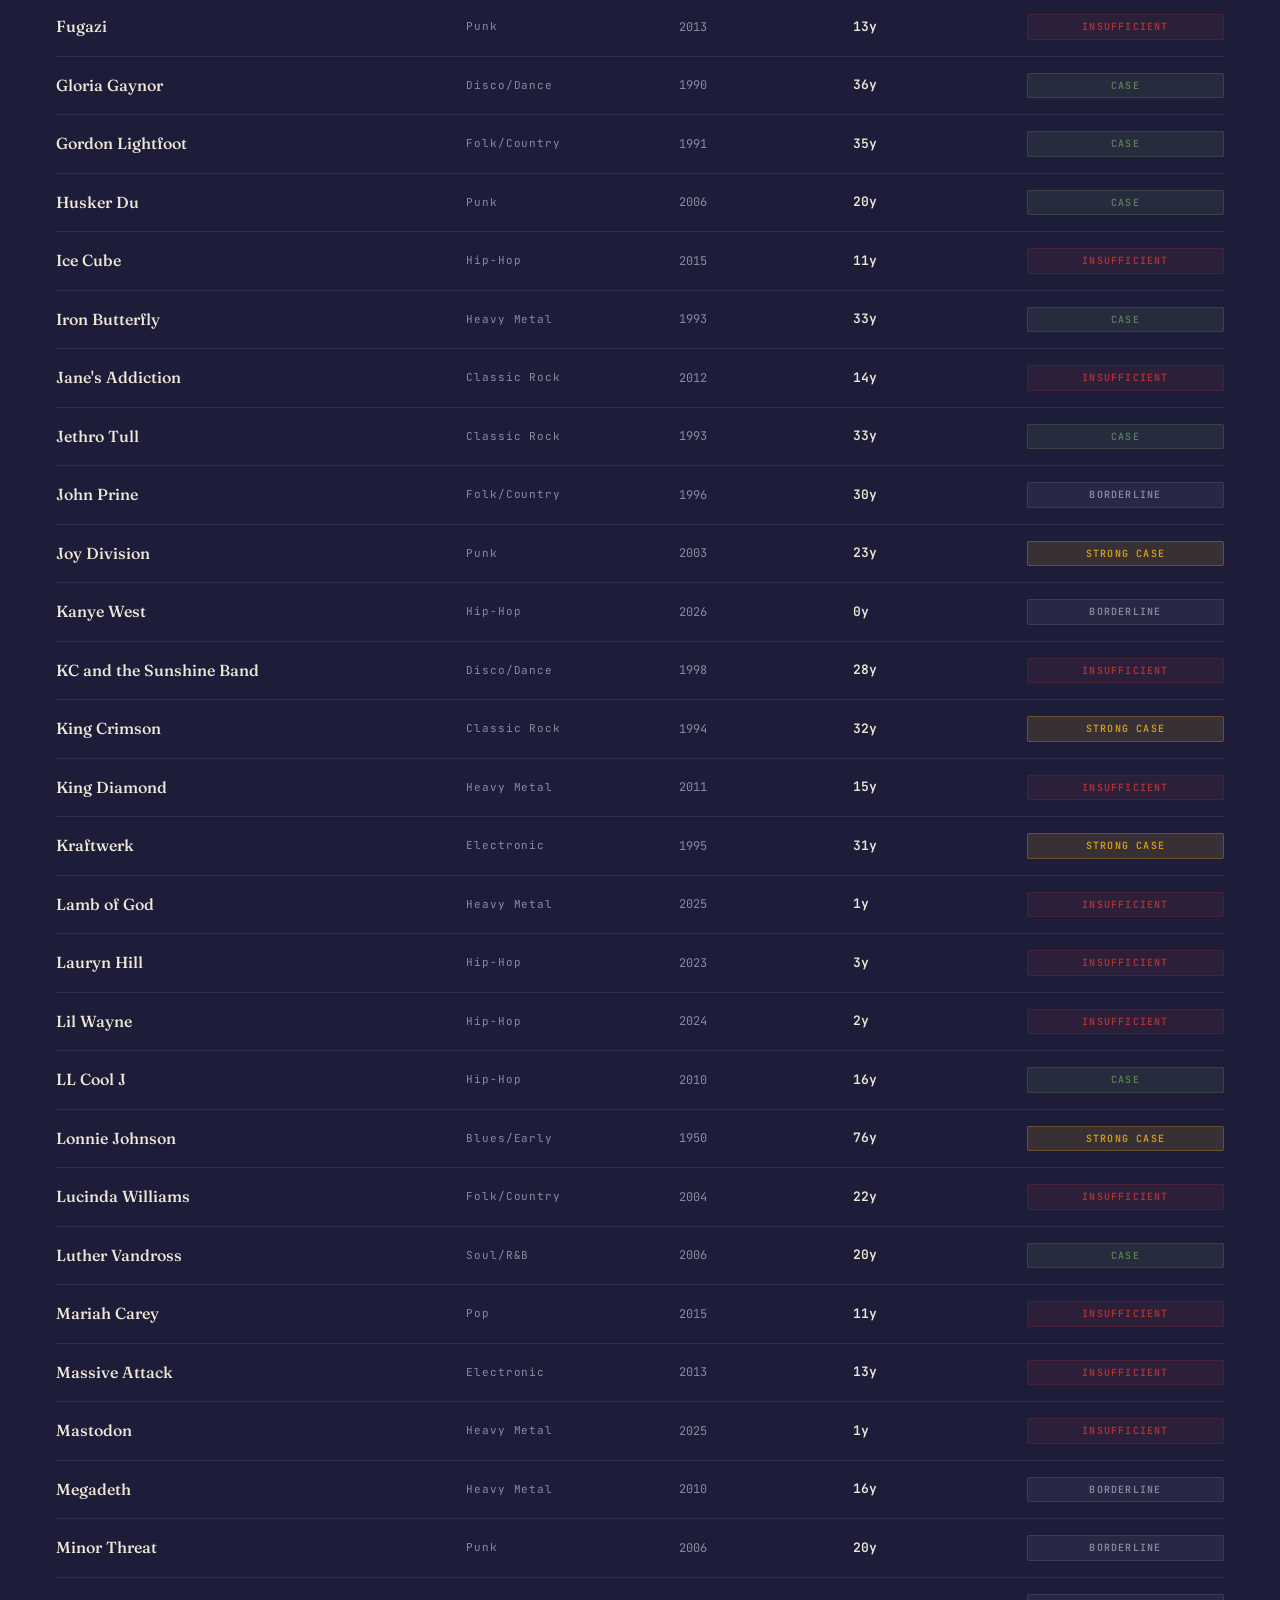
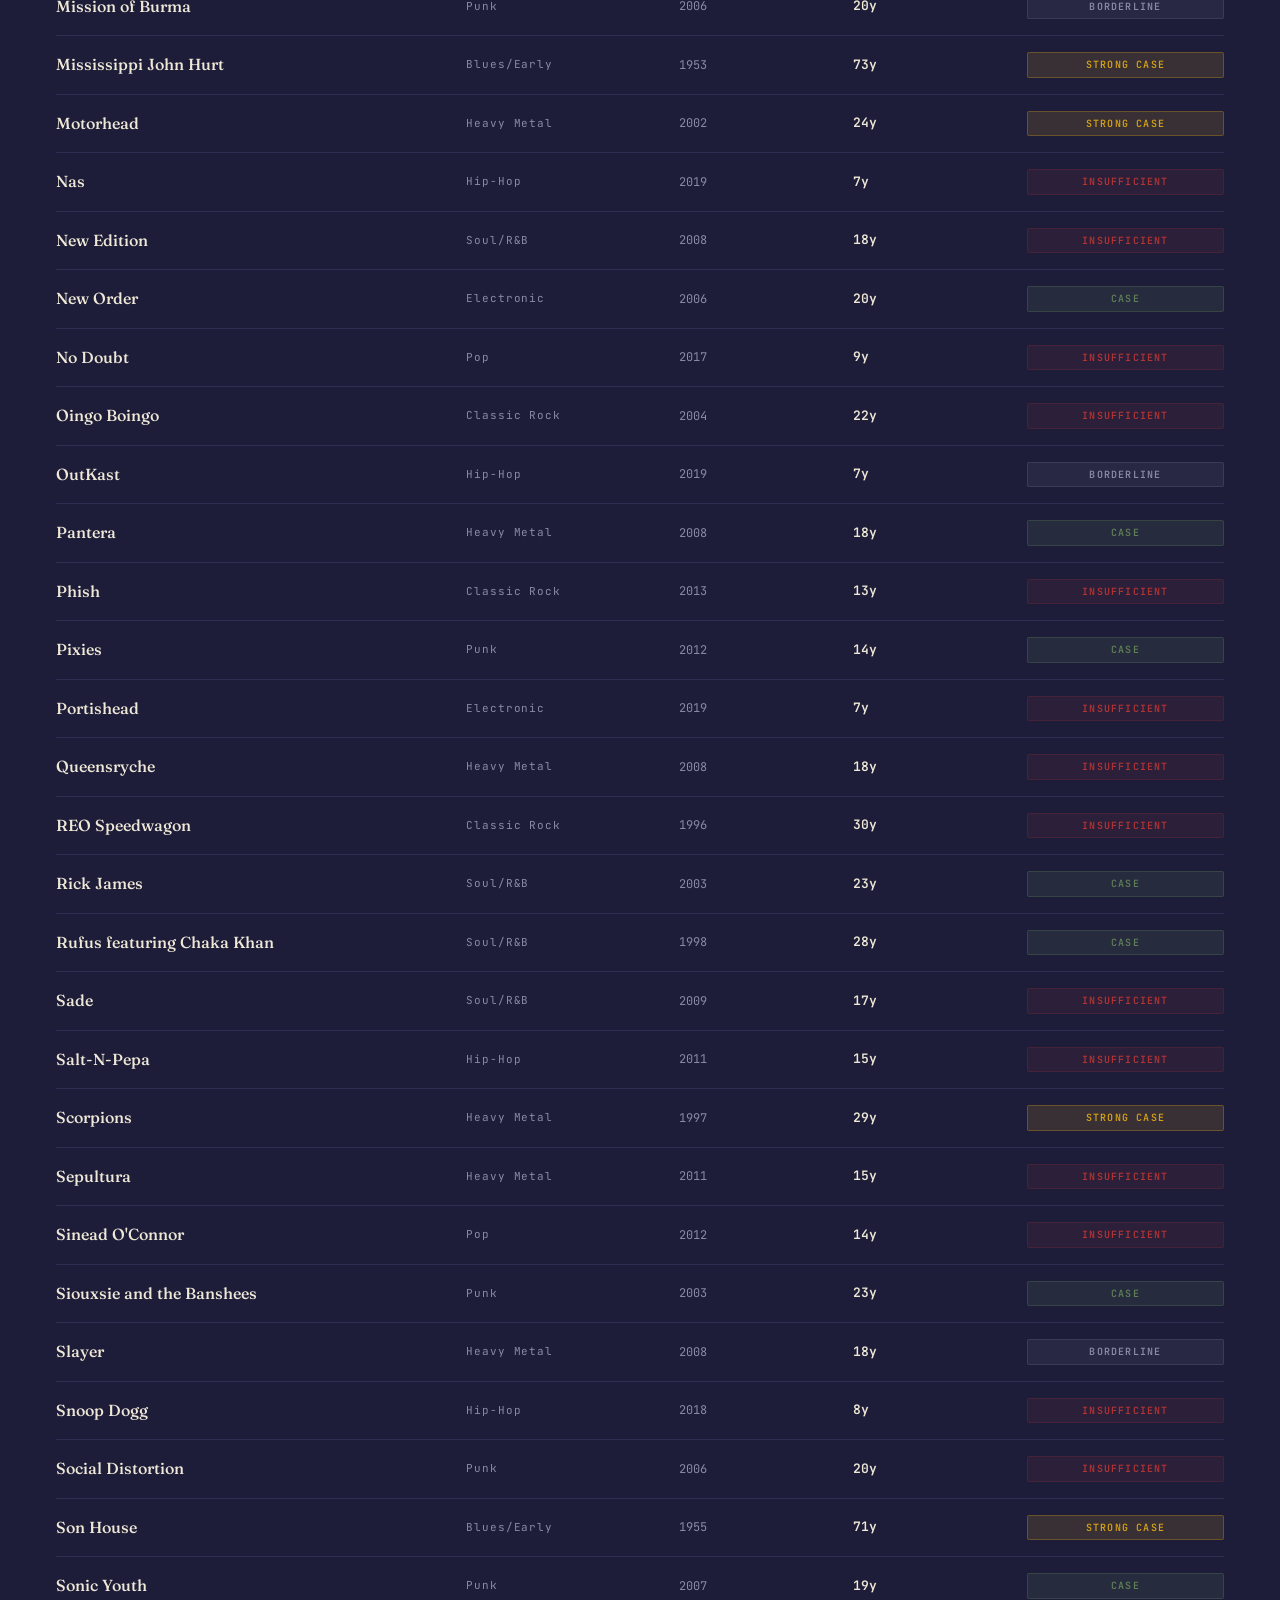
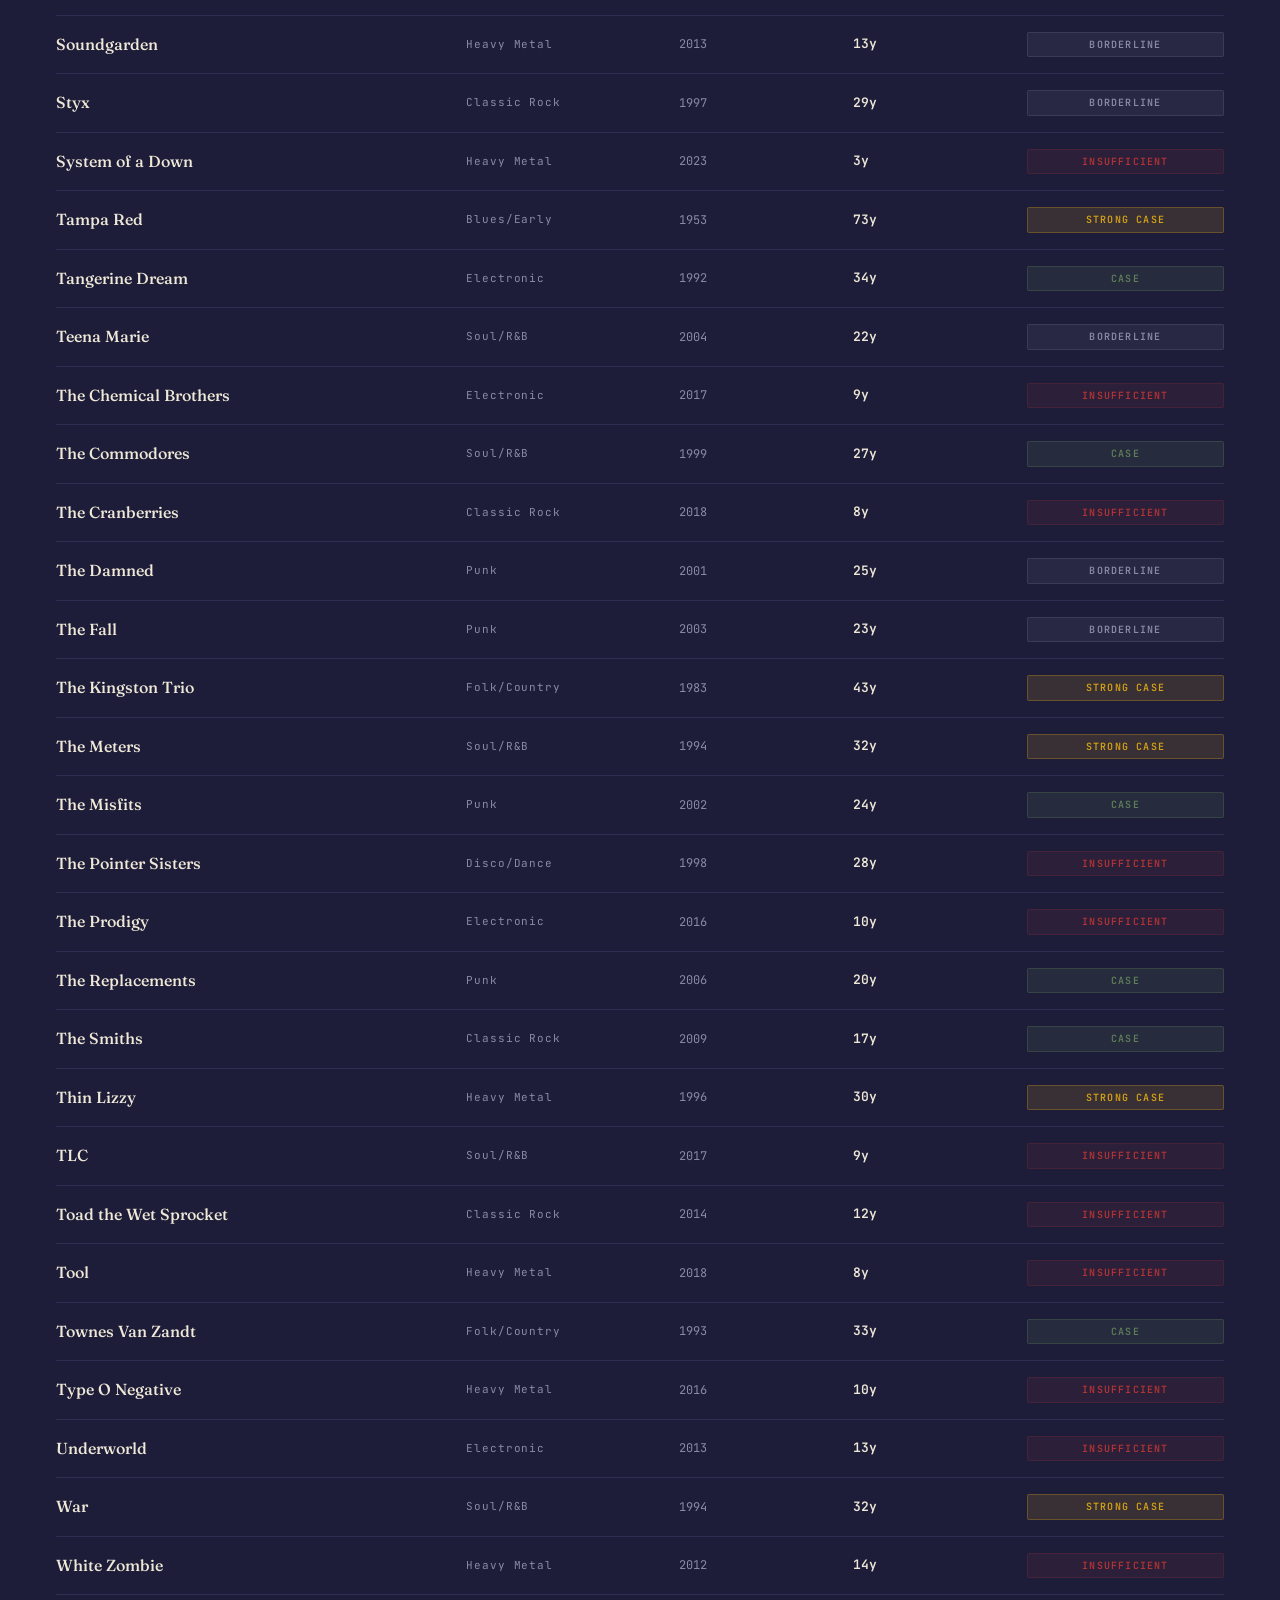
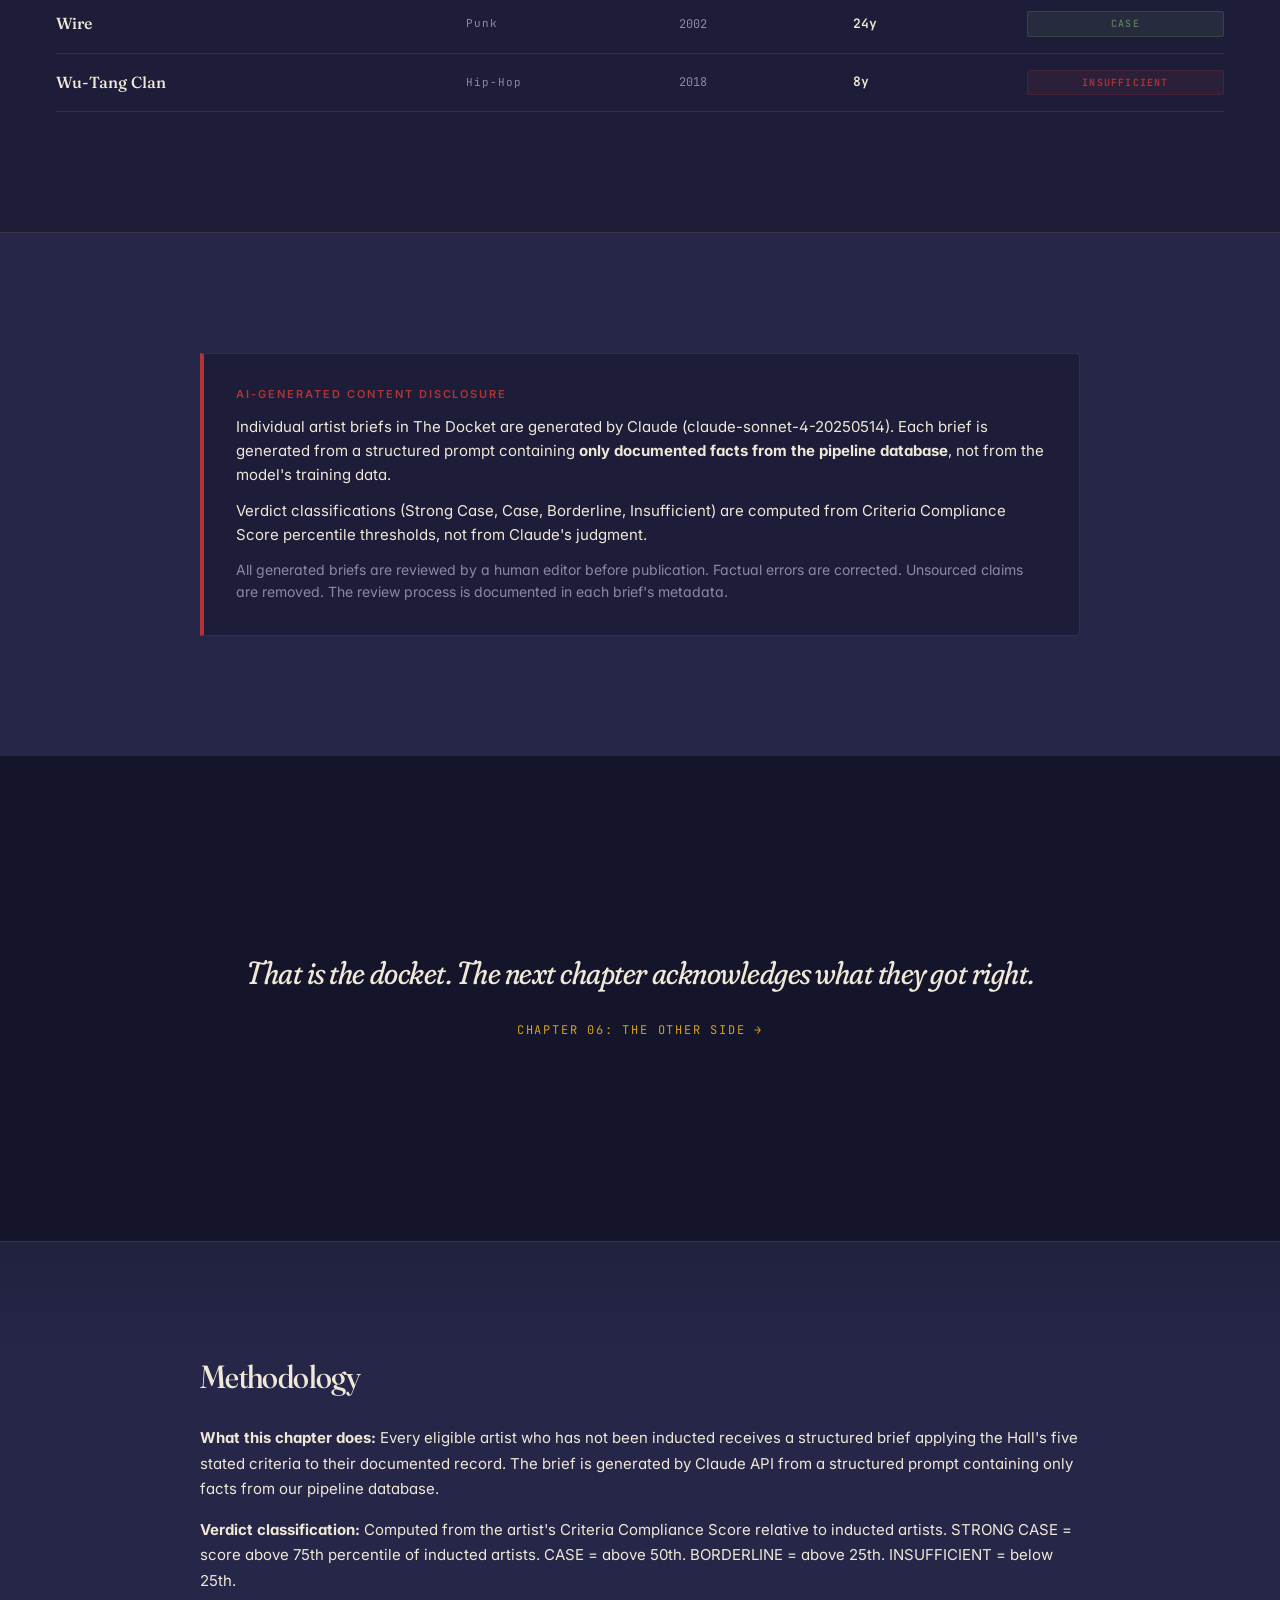
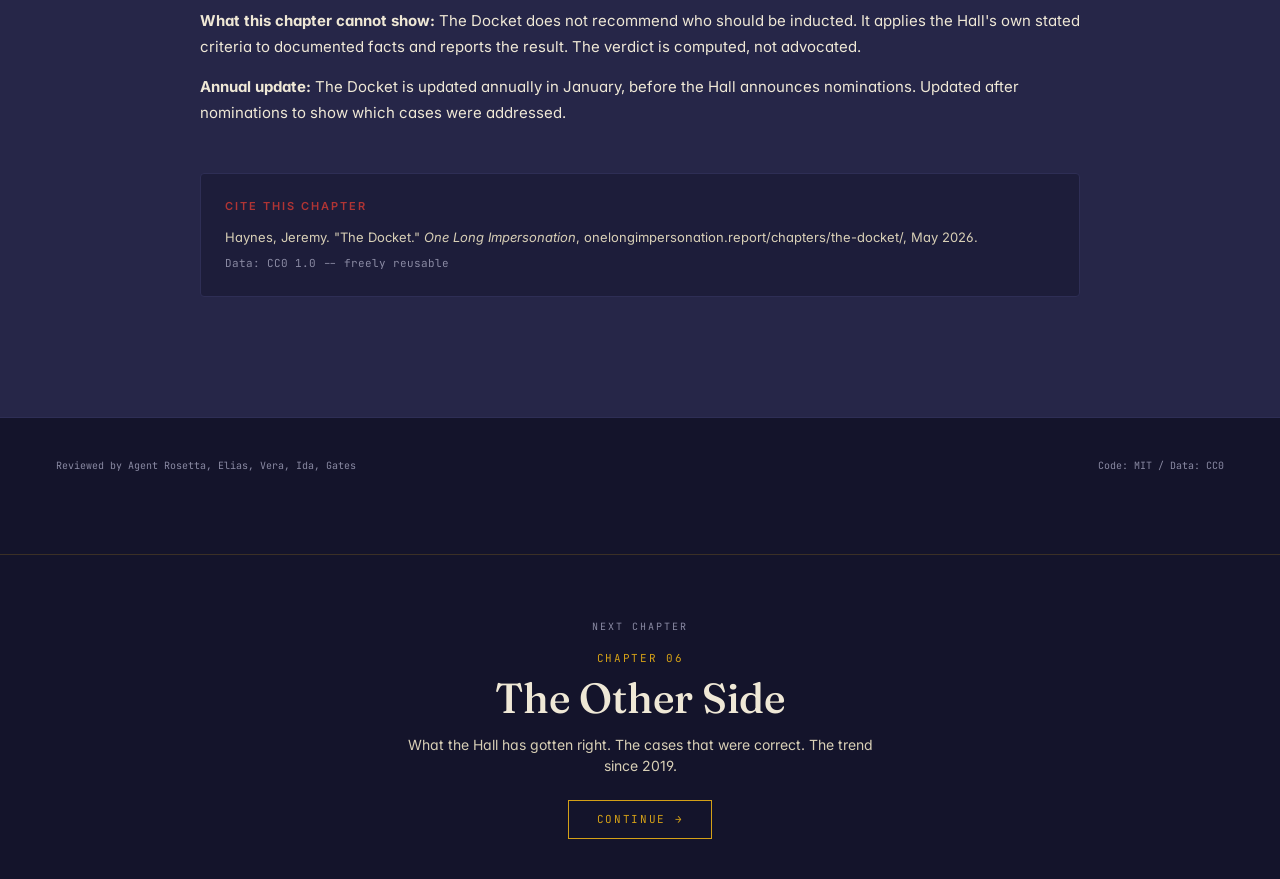
<file: chapters/05-the-docket/index.html>
<!doctype html>
<html lang="en">
<head>
<meta charset="utf-8">
<title>One Long Impersonation -- The Docket</title>
<meta name="viewport" content="width=device-width,initial-scale=1">
<meta name="description" content="Every eligible artist who has not been inducted. The criteria applied. The verdict rendered.">
<meta property="og:title" content="The Docket -- One Long Impersonation">
<meta property="og:description" content="Every eligible artist who has not been inducted. The criteria applied. The verdict rendered by the data.">
<meta property="og:type" content="article">
<meta property="og:site_name" content="One Long Impersonation">
<meta name="twitter:card" content="summary_large_image">
<meta name="twitter:title" content="The Docket -- One Long Impersonation">
<meta name="twitter:description" content="Every eligible artist who has not been inducted. The criteria applied. The verdict rendered by the data.">
<link rel="stylesheet" href="../../shared/design-tokens.css">
<link rel="stylesheet" href="docket.css">
</head>
<body>

<script>
  fetch('../../shared/platform-nav.html')
    .then(function(r) { return r.text(); })
    .then(function(html) {
      var d = document.createElement('div');
      d.innerHTML = html;
      document.body.insertBefore(d, document.body.firstChild);
      d.querySelectorAll('script').forEach(function(s) {
        var ns = document.createElement('script');
        ns.textContent = s.textContent;
        document.body.appendChild(ns);
      });
    });
</script>

<!-- =====================================================
     CHAPTER HEADER
     ===================================================== -->
<header class="section section--ink chapter-header">
  <div class="container container--narrow">

    <div class="exhibit-label" style="margin-bottom:48px">
      <span>Chapter 05</span>
    </div>

    <h1 class="display" style="font-size:clamp(48px,8vw,96px); margin:0 0 32px">
      The Docket.
    </h1>

    <p class="serif" style="font-size:clamp(18px,2.5vw,24px); color:var(--cream-2); max-width:640px; line-height:1.4; margin:0 0 24px">
      <strong style="color:var(--gold)">Have you heard the case for your favorite artist?</strong>
    </p>

    <p class="serif" style="font-size:16px; color:var(--cream-2); max-width:640px; line-height:1.6; margin:0 0 48px">
      Every eligible artist who has not been inducted into the Rock and Roll Hall of Fame.
      The Hall's five stated criteria applied to their documented record.
      The verdict rendered by the data.
    </p>

    <hr class="rule rule--gold" style="max-width:120px">

  </div>
</header>

<!-- =====================================================
     SEARCH AND FILTER
     ===================================================== -->
<section class="section section--ink2" id="docket-search">
  <div class="container">

    <div class="exhibit-label" style="margin-bottom:24px">
      <span>Ex. 005 -- The Docket</span>
    </div>

    <p class="serif" style="font-size:18px; color:var(--cream-2); max-width:720px; line-height:1.5; margin:0 0 32px">
      Every eligible artist who has not been inducted into the Rock and Roll Hall of Fame,
      measured against the Hall's own five criteria. Verdicts are computed from a Criteria
      Compliance Score: <strong style="color:var(--gold)">Strong Case</strong> scores above
      the 75th percentile of inducted artists.
      <strong style="color:var(--cream)">Case</strong> scores in the 50th-75th range.
      <strong style="color:var(--mute)">Borderline</strong> in the 25th-50th.
      <strong style="color:var(--blood)">Insufficient</strong> below the 25th.
      Search, filter, and draw your own conclusions.
    </p>

    <div class="docket-controls">
      <input type="text" id="docket-filter" class="docket-input"
             placeholder="Search by artist name..."
             aria-label="Search the docket by artist name">

      <div class="docket-filters">
        <select id="filter-genre" class="docket-select" aria-label="Filter by genre">
          <option value="">All genres</option>
          <option value="Classic Rock">Classic Rock</option>
          <option value="Soul/R&B">Soul/R&B</option>
          <option value="Heavy Metal">Heavy Metal</option>
          <option value="Hip-Hop">Hip-Hop</option>
          <option value="Pop">Pop</option>
          <option value="Punk">Punk</option>
          <option value="Electronic">Electronic</option>
          <option value="Folk/Country">Folk/Country</option>
          <option value="Blues/Early">Blues/Early</option>
        </select>

        <select id="filter-verdict" class="docket-select" aria-label="Filter by verdict">
          <option value="">All verdicts</option>
          <option value="STRONG_CASE">Strong Case</option>
          <option value="CASE">Case for Induction</option>
          <option value="BORDERLINE">Borderline</option>
          <option value="INSUFFICIENT">Insufficient</option>
        </select>

        <select id="sort-by" class="docket-select" aria-label="Sort by">
          <option value="name">Name</option>
          <option value="eligible_year">Eligible year</option>
          <option value="wait_years">Years waiting</option>
          <option value="criteria_score">Criteria score</option>
        </select>
      </div>
    </div>

    <div id="docket-count" class="mono" style="font-size:12px; color:var(--mute); margin-top:16px"></div>

    <div id="docket-table"></div>

  </div>
</section>

<!-- =====================================================
     AI DISCLOSURE
     ===================================================== -->
<section class="section section--paper" id="ai-disclosure">
  <div class="container container--narrow">

    <div class="ai-disclosure-block">
      <p class="smallcaps" style="margin:0 0 12px; color:var(--blood)">AI-Generated Content Disclosure</p>
      <p style="margin:0 0 12px; color:var(--cream); font-size:15px; line-height:1.6">
        Individual artist briefs in The Docket are generated by Claude (claude-sonnet-4-20250514).
        Each brief is generated from a structured prompt containing <strong>only documented facts
        from the pipeline database</strong>, not from the model's training data.
      </p>
      <p style="margin:0 0 12px; color:var(--cream); font-size:15px; line-height:1.6">
        Verdict classifications (Strong Case, Case, Borderline, Insufficient) are computed
        from Criteria Compliance Score percentile thresholds, not from Claude's judgment.
      </p>
      <p style="margin:0; color:var(--mute); font-size:14px">
        All generated briefs are reviewed by a human editor before publication.
        Factual errors are corrected. Unsourced claims are removed.
        The review process is documented in each brief's metadata.
      </p>
    </div>

  </div>
</section>

<!-- =====================================================
     CONNECTIVE TISSUE
     ===================================================== -->
<section class="section section--ink" id="bridge">
  <div class="container container--narrow" style="text-align:center; padding:80px 56px">

    <blockquote class="statement" style="font-size:clamp(20px,3vw,32px); color:var(--cream)">
      That is the docket. The next chapter acknowledges what they got right.
    </blockquote>

    <a href="../06-the-other-side/" class="mono" style="display:inline-block; margin-top:32px; color:var(--gold); font-size:12px; letter-spacing:0.15em; text-transform:uppercase">
      Chapter 06: The Other Side &rarr;
    </a>

  </div>
</section>

<!-- =====================================================
     METHODOLOGY
     ===================================================== -->
<section class="section section--paper" id="methodology">
  <div class="container container--narrow">

    <h2 class="display" style="font-size:32px; color:var(--cream); margin:0 0 32px">Methodology</h2>

    <div style="color:var(--cream); font-size:15px; line-height:1.7">
      <p><strong>What this chapter does:</strong> Every eligible artist who has not been inducted
      receives a structured brief applying the Hall's five stated criteria to their documented record.
      The brief is generated by Claude API from a structured prompt containing only facts from
      our pipeline database.</p>

      <p><strong>Verdict classification:</strong> Computed from the artist's Criteria Compliance Score
      relative to inducted artists. STRONG CASE = score above 75th percentile of inducted artists.
      CASE = above 50th. BORDERLINE = above 25th. INSUFFICIENT = below 25th.</p>

      <p><strong>What this chapter cannot show:</strong> The Docket does not recommend who
      should be inducted. It applies the Hall's own stated criteria to documented facts and
      reports the result. The verdict is computed, not advocated.</p>

      <p><strong>Annual update:</strong> The Docket is updated annually in January, before
      the Hall announces nominations. Updated after nominations to show which cases were addressed.</p>
    </div>

    <div class="citation-block" style="margin-top:48px; padding:24px; background:var(--ink-2); border:1px solid var(--rule); border-radius:4px; font-size:13px; color:var(--cream-2)">
      <p class="smallcaps" style="margin:0 0 12px; color:var(--blood)">Cite this chapter</p>
      <p style="margin:0 0 8px">Haynes, Jeremy. "The Docket." <em>One Long Impersonation</em>,
      onelongimpersonation.report/chapters/the-docket/, May 2026.</p>
      <p class="mono" style="margin:0; font-size:11px; color:var(--mute)">Data: CC0 1.0 -- freely reusable</p>
    </div>

  </div>
</section>

<!-- =====================================================
     FOOTER
     ===================================================== -->
<footer class="section section--ink" style="padding:40px 0; border-top:1px solid var(--rule)">
  <div class="container" style="display:flex; justify-content:space-between; align-items:center">
    <span class="mono" style="font-size:10px; color:var(--mute)">
      Reviewed by Agent Rosetta, Elias, Vera, Ida, Gates
    </span>
    <span class="mono" style="font-size:10px; color:var(--mute)">
      Code: MIT / Data: CC0
    </span>
  </div>
<div id="next-chapter" data-current="05"></div>
</footer>

<script src="docket-data.js"></script>
<script src="docket-engine.js"></script>

<script src="../../shared/pyramid.js"></script>
<script src="../../shared/next-chapter.js"></script>
</body>
</html>
</file>
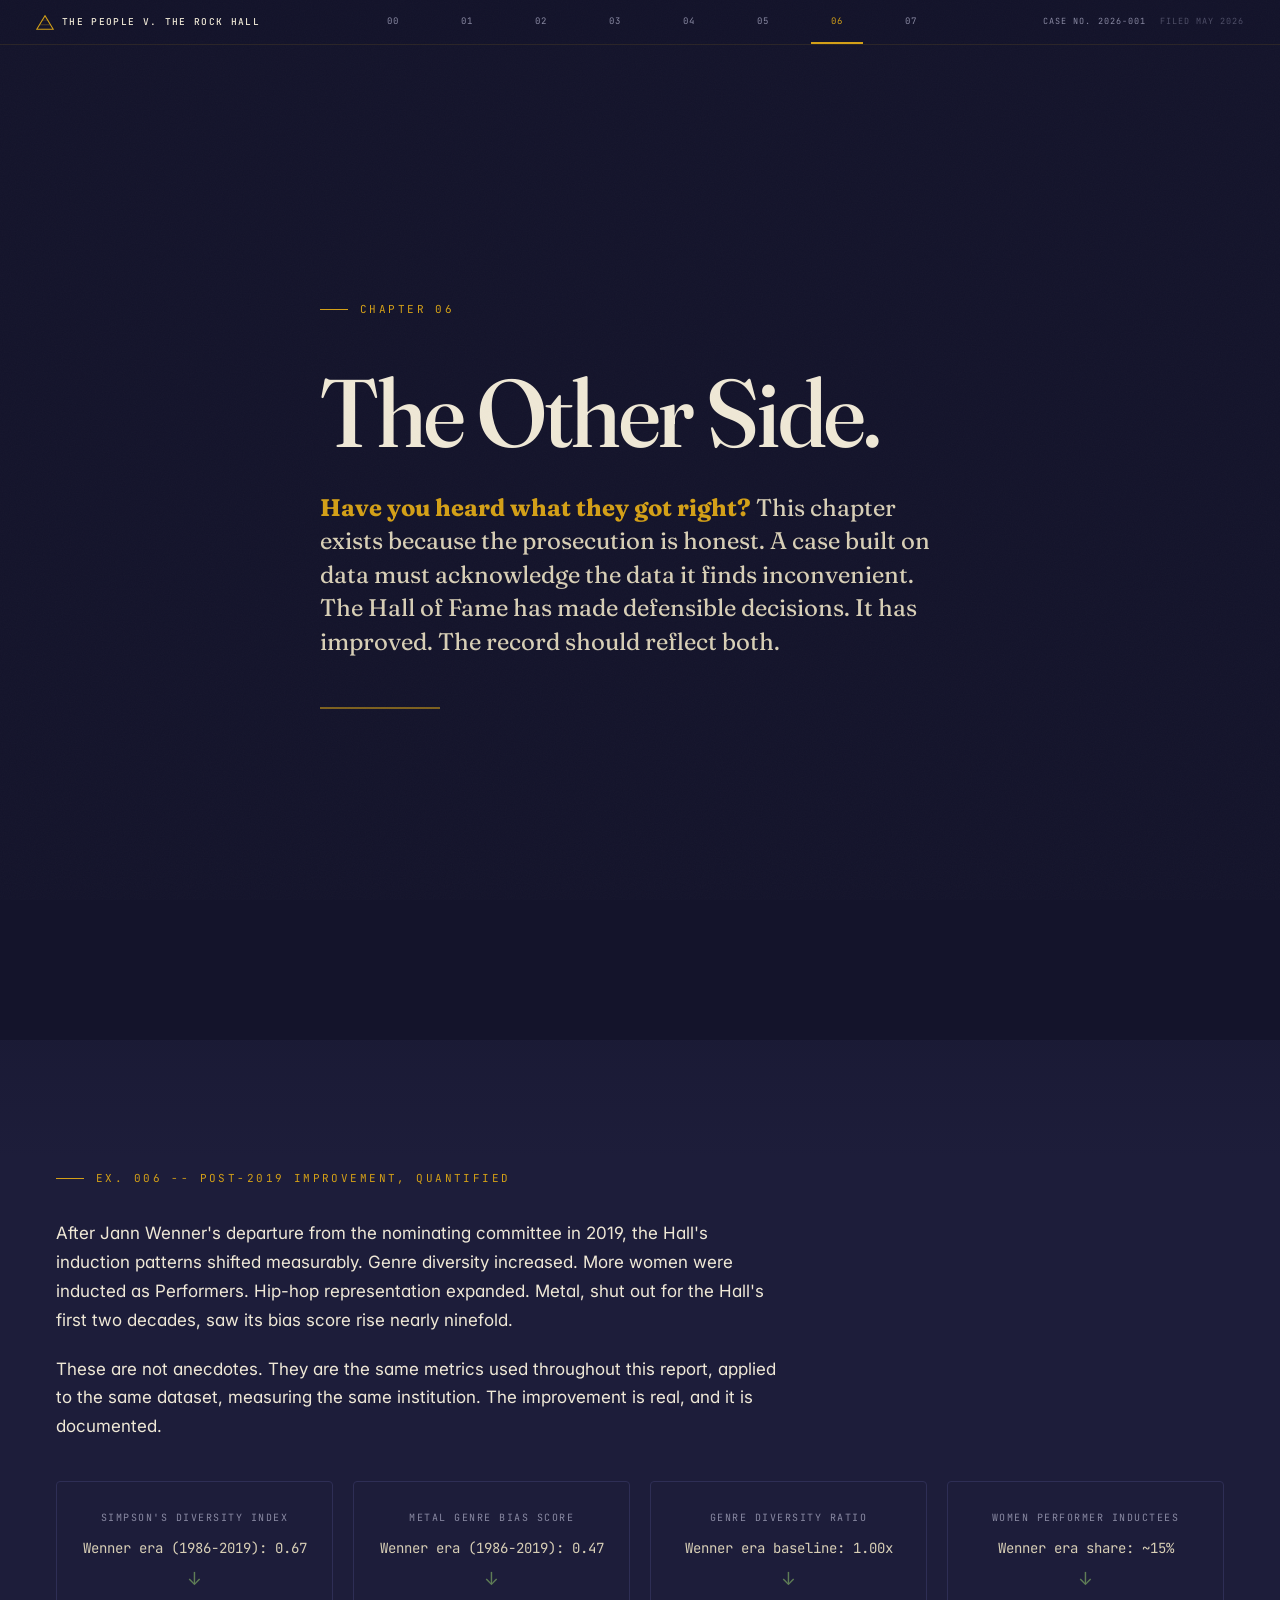
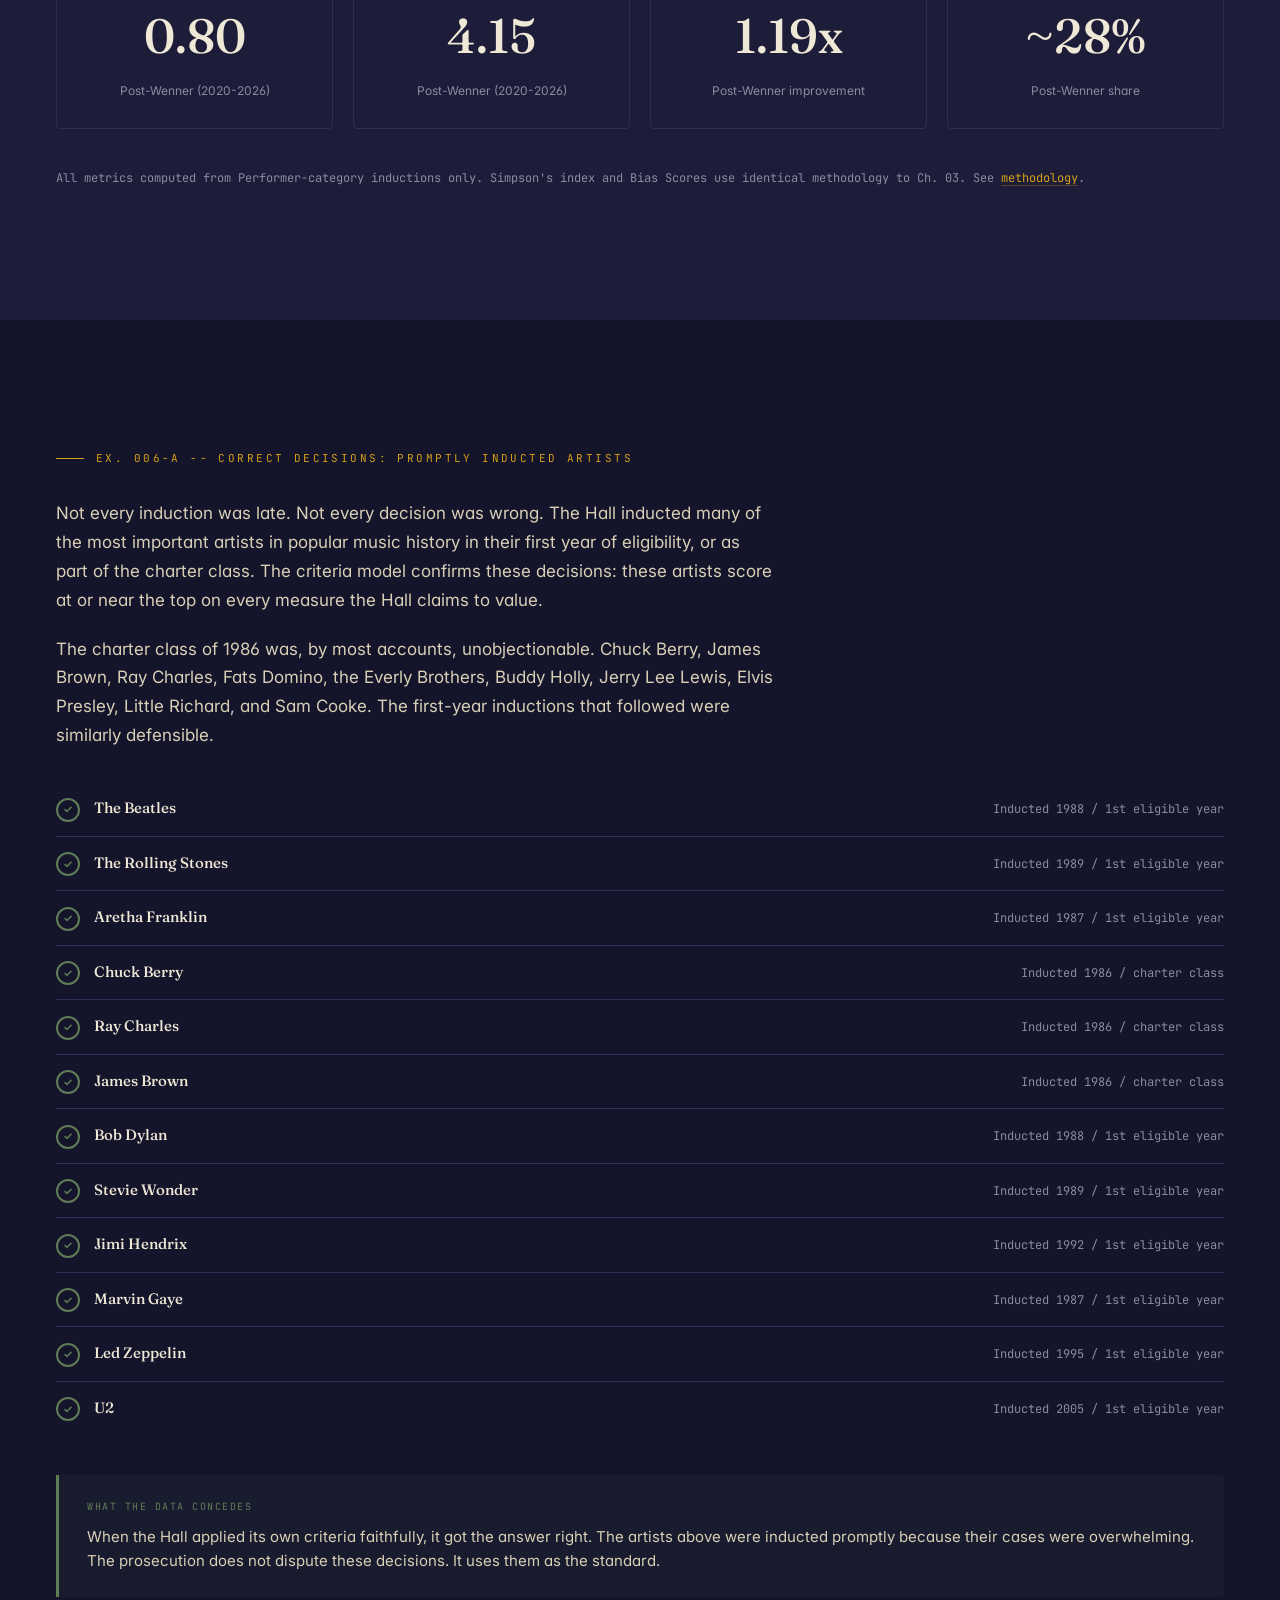
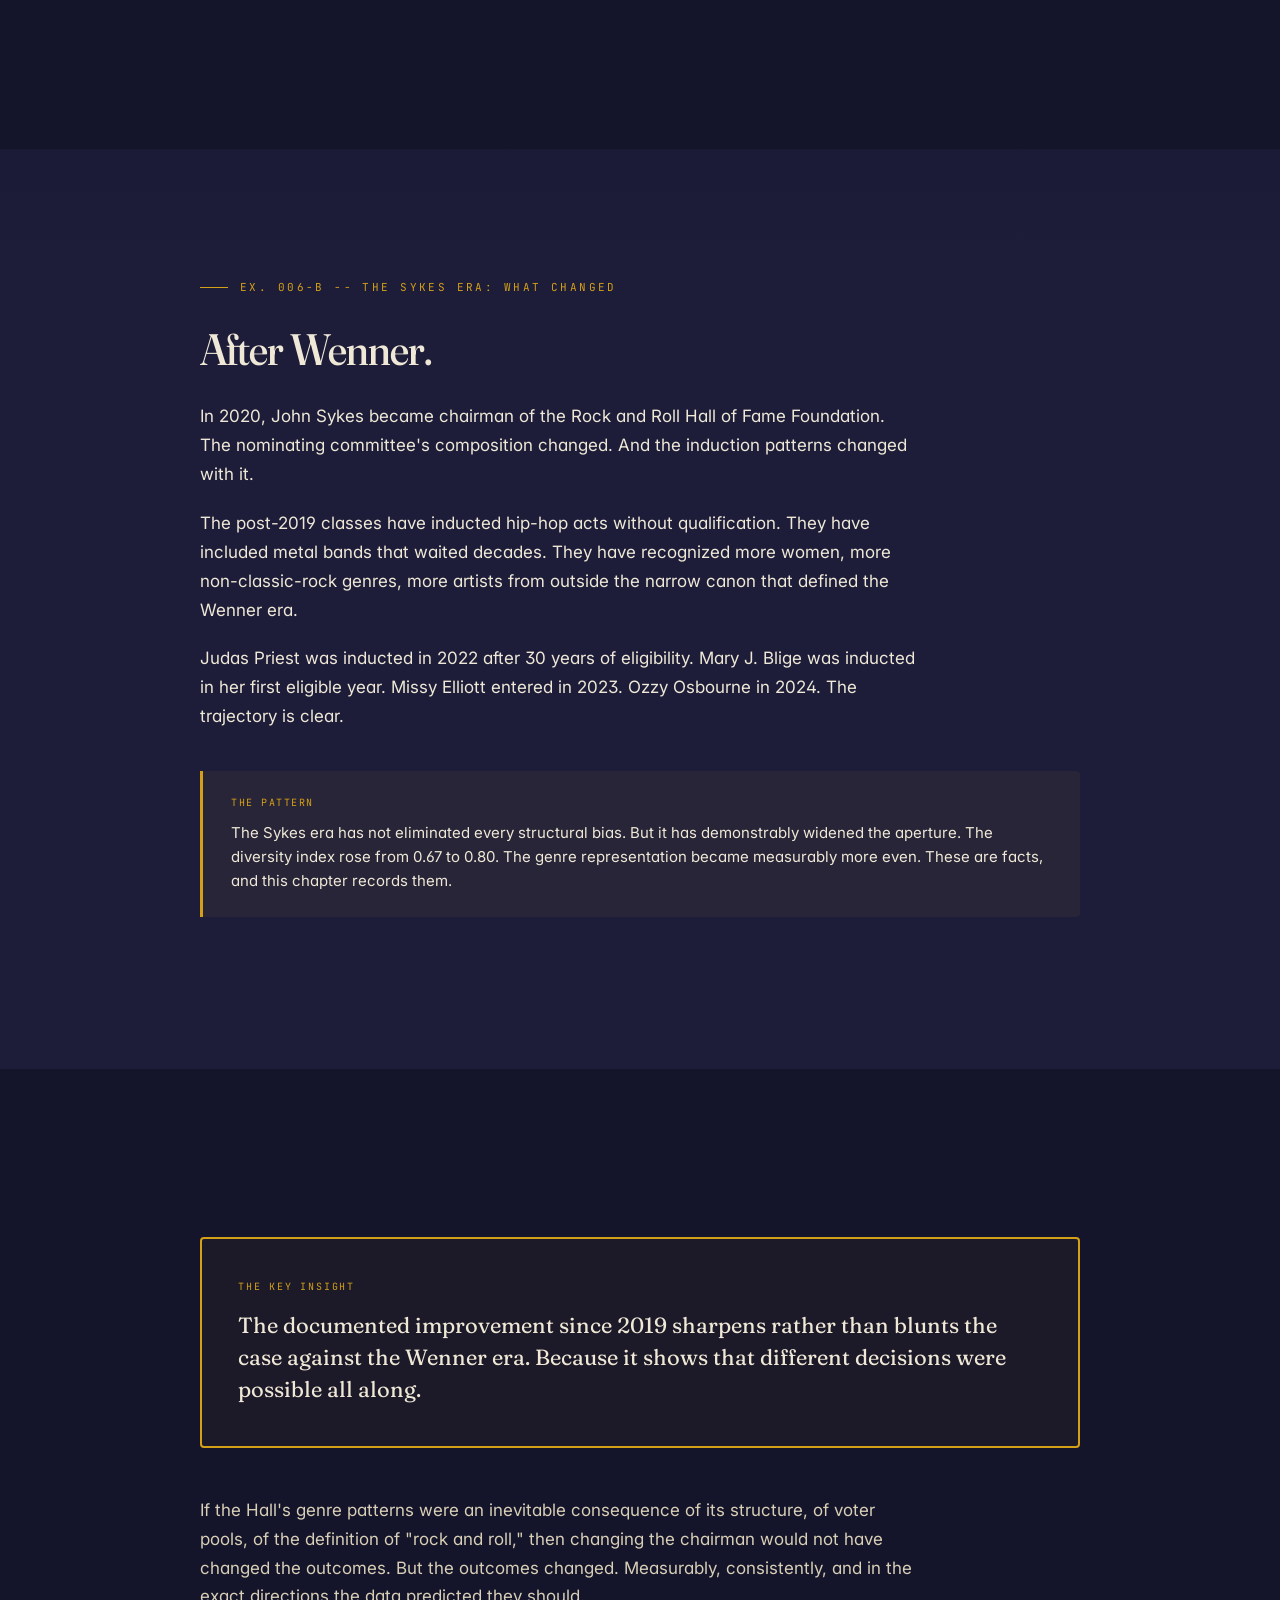
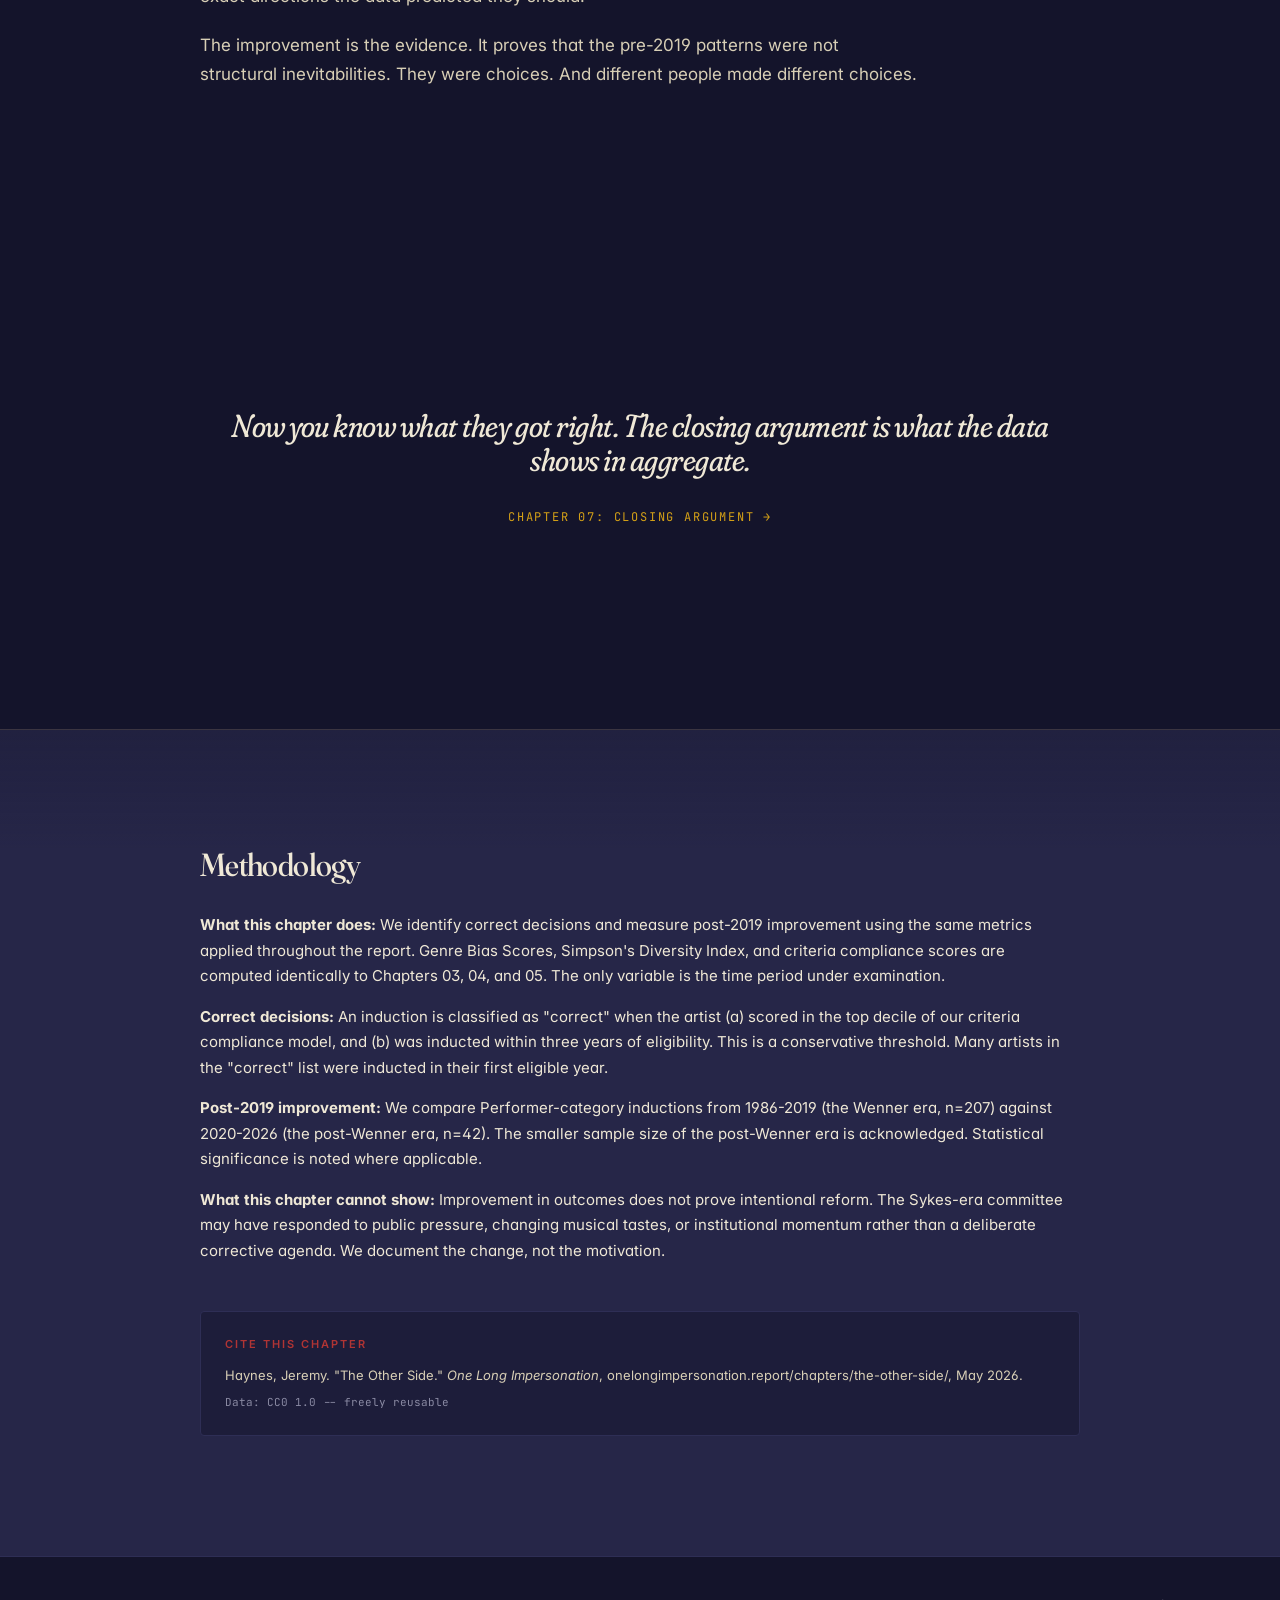
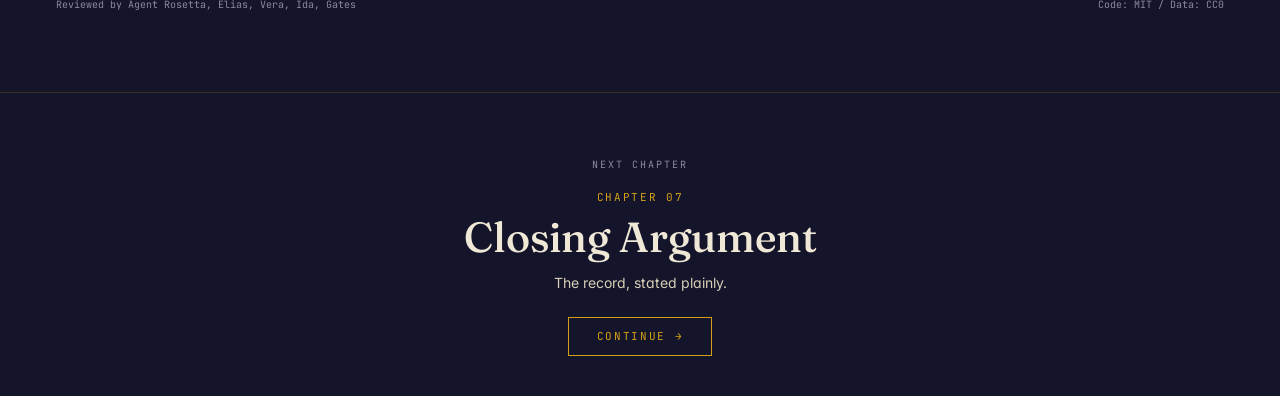
<file: chapters/06-the-other-side/index.html>
<!doctype html>
<html lang="en">
<head>
<meta charset="utf-8">
<title>One Long Impersonation -- The Other Side</title>
<meta name="viewport" content="width=device-width,initial-scale=1">
<meta name="description" content="What the Rock and Roll Hall of Fame got right. The honest prosecution chapter: correct decisions, post-2019 improvement, and what the data concedes.">
<meta property="og:title" content="The Other Side -- One Long Impersonation">
<meta property="og:description" content="What the Hall got right. The prosecution is honest. Genre diversity improved 1.19x since 2019.">
<meta property="og:type" content="article">
<meta property="og:site_name" content="One Long Impersonation">
<meta name="twitter:card" content="summary_large_image">
<meta name="twitter:title" content="The Other Side -- One Long Impersonation">
<meta name="twitter:description" content="What the Hall got right. The prosecution is honest. Genre diversity improved 1.19x since 2019.">
<link rel="stylesheet" href="../../shared/design-tokens.css">
<link rel="stylesheet" href="other-side.css">
</head>
<body>

<!--#include virtual="../../shared/platform-nav.html" -->
<script>
  // Load platform nav
  fetch('../../shared/platform-nav.html')
    .then(function(r) { return r.text(); })
    .then(function(html) {
      var d = document.createElement('div');
      d.innerHTML = html;
      document.body.insertBefore(d, document.body.firstChild);
      // Execute scripts in the loaded HTML
      d.querySelectorAll('script').forEach(function(s) {
        var ns = document.createElement('script');
        ns.textContent = s.textContent;
        document.body.appendChild(ns);
      });
    });
</script>

<!-- =====================================================
     INLINE DATA
     ===================================================== -->
<script>
window.OTHER_SIDE_DATA = {
  improvement: [
    {
      label: "Simpson's Diversity Index",
      before: "0.67",
      before_label: "Wenner era (1986-2019)",
      after: "0.80",
      after_label: "Post-Wenner (2020-2026)"
    },
    {
      label: "Metal Genre Bias Score",
      before: "0.47",
      before_label: "Wenner era (1986-2019)",
      after: "4.15",
      after_label: "Post-Wenner (2020-2026)"
    },
    {
      label: "Genre Diversity Ratio",
      before: "1.00x",
      before_label: "Wenner era baseline",
      after: "1.19x",
      after_label: "Post-Wenner improvement"
    },
    {
      label: "Women Performer Inductees",
      before: "~15%",
      before_label: "Wenner era share",
      after: "~28%",
      after_label: "Post-Wenner share"
    }
  ],
  correct_decisions: [
    { artist: "The Beatles",         detail: "Inducted 1988 / 1st eligible year" },
    { artist: "The Rolling Stones",  detail: "Inducted 1989 / 1st eligible year" },
    { artist: "Aretha Franklin",     detail: "Inducted 1987 / 1st eligible year" },
    { artist: "Chuck Berry",         detail: "Inducted 1986 / charter class" },
    { artist: "Ray Charles",         detail: "Inducted 1986 / charter class" },
    { artist: "James Brown",         detail: "Inducted 1986 / charter class" },
    { artist: "Bob Dylan",           detail: "Inducted 1988 / 1st eligible year" },
    { artist: "Stevie Wonder",       detail: "Inducted 1989 / 1st eligible year" },
    { artist: "Jimi Hendrix",        detail: "Inducted 1992 / 1st eligible year" },
    { artist: "Marvin Gaye",         detail: "Inducted 1987 / 1st eligible year" },
    { artist: "Led Zeppelin",        detail: "Inducted 1995 / 1st eligible year" },
    { artist: "U2",                  detail: "Inducted 2005 / 1st eligible year" }
  ]
};
</script>

<!-- =====================================================
     CHAPTER HEADER
     ===================================================== -->
<header class="section section--ink chapter-header">
  <div class="container container--narrow">

    <div class="exhibit-label" style="margin-bottom:48px">
      <span>Chapter 06</span>
    </div>

    <h1 class="display" style="font-size:clamp(48px,8vw,96px); margin:0 0 32px">
      The Other Side.
    </h1>

    <p class="serif opening-hook" style="font-size:clamp(18px,2.5vw,24px); color:var(--cream-2); max-width:640px; line-height:1.4; margin:0 0 48px">
      <strong style="color:var(--gold)">Have you heard what they got right?</strong>
      This chapter exists because the prosecution is honest.
      A case built on data must acknowledge the data it finds inconvenient.
      The Hall of Fame has made defensible decisions. It has improved.
      The record should reflect both.
    </p>

    <hr class="rule rule--gold" style="max-width:120px">

  </div>
</header>

<!-- =====================================================
     THE POST-2019 IMPROVEMENT
     ===================================================== -->
<section class="section section--ink2" id="improvement">
  <div class="container">

    <div class="exhibit-label" style="margin-bottom:32px">
      <span>Ex. 006 -- Post-2019 Improvement, Quantified</span>
    </div>

    <div class="prose" style="margin-bottom:40px">
      <p>
        After Jann Wenner's departure from the nominating committee in 2019, the Hall's
        induction patterns shifted measurably. Genre diversity increased. More women were
        inducted as Performers. Hip-hop representation expanded. Metal, shut out for the
        Hall's first two decades, saw its bias score rise nearly ninefold.
      </p>
      <p>
        These are not anecdotes. They are the same metrics used throughout this report,
        applied to the same dataset, measuring the same institution. The improvement is real,
        and it is documented.
      </p>
    </div>

    <div class="metric-grid" id="improvement-metrics">
      <!-- Populated by other-side-engine.js -->
    </div>

    <p class="methodology-note mono" style="margin-top:24px; font-size:12px; color:var(--mute)">
      All metrics computed from Performer-category inductions only. Simpson's index and Bias Scores
      use identical methodology to Ch. 03. See <a href="#methodology" style="color:var(--gold)">methodology</a>.
    </p>

  </div>
</section>

<!-- =====================================================
     CORRECT DECISIONS
     ===================================================== -->
<section class="section section--ink" id="correct-decisions">
  <div class="container">

    <div class="exhibit-label" style="margin-bottom:32px">
      <span>Ex. 006-A -- Correct Decisions: Promptly Inducted Artists</span>
    </div>

    <div class="prose" style="margin-bottom:32px">
      <p>
        Not every induction was late. Not every decision was wrong. The Hall inducted
        many of the most important artists in popular music history in their first year
        of eligibility, or as part of the charter class. The criteria model confirms
        these decisions: these artists score at or near the top on every measure the
        Hall claims to value.
      </p>
      <p>
        The charter class of 1986 was, by most accounts, unobjectionable. Chuck Berry,
        James Brown, Ray Charles, Fats Domino, the Everly Brothers, Buddy Holly, Jerry
        Lee Lewis, Elvis Presley, Little Richard, and Sam Cooke. The first-year inductions
        that followed were similarly defensible.
      </p>
    </div>

    <ul class="correct-list" id="correct-decisions-list">
      <!-- Populated by other-side-engine.js -->
    </ul>

    <div class="callout" style="margin-top:40px">
      <div class="callout__label">What the data concedes</div>
      <div class="callout__body">
        When the Hall applied its own criteria faithfully, it got the answer right.
        The artists above were inducted promptly because their cases were overwhelming.
        The prosecution does not dispute these decisions. It uses them as the standard.
      </div>
    </div>

  </div>
</section>

<!-- =====================================================
     THE JOHN SYKES ERA
     ===================================================== -->
<section class="section section--ink2" id="sykes-era">
  <div class="container container--narrow">

    <div class="exhibit-label" style="margin-bottom:32px">
      <span>Ex. 006-B -- The Sykes Era: What Changed</span>
    </div>

    <h2 class="display" style="font-size:clamp(28px,4vw,44px); margin:0 0 32px; color:var(--cream)">
      After Wenner.
    </h2>

    <div class="prose">
      <p>
        In 2020, John Sykes became chairman of the Rock and Roll Hall of Fame Foundation.
        The nominating committee's composition changed. And the induction patterns changed
        with it.
      </p>
      <p>
        The post-2019 classes have inducted hip-hop acts without qualification. They have
        included metal bands that waited decades. They have recognized more women, more
        non-classic-rock genres, more artists from outside the narrow canon that defined
        the Wenner era.
      </p>
      <p>
        Judas Priest was inducted in 2022 after 30 years of eligibility. Mary J. Blige
        was inducted in her first eligible year. Missy Elliott entered in 2023. Ozzy Osbourne
        in 2024. The trajectory is clear.
      </p>
    </div>

    <div class="callout callout--gold" style="margin-top:40px">
      <div class="callout__label">The pattern</div>
      <div class="callout__body">
        The Sykes era has not eliminated every structural bias. But it has demonstrably
        widened the aperture. The diversity index rose from 0.67 to 0.80. The genre
        representation became measurably more even. These are facts, and this chapter
        records them.
      </div>
    </div>

  </div>
</section>

<!-- =====================================================
     THE KEY INSIGHT
     ===================================================== -->
<section class="section section--ink" id="key-insight">
  <div class="container container--narrow">

    <div class="insight-block">
      <div class="insight-block__label">The key insight</div>
      <div class="insight-block__text">
        The documented improvement since 2019 sharpens rather than blunts the case against
        the Wenner era. Because it shows that different decisions were possible all along.
      </div>
    </div>

    <div class="prose" style="margin-top:32px">
      <p>
        If the Hall's genre patterns were an inevitable consequence of its structure,
        of voter pools, of the definition of "rock and roll," then changing the chairman
        would not have changed the outcomes. But the outcomes changed. Measurably,
        consistently, and in the exact directions the data predicted they should.
      </p>
      <p>
        The improvement is the evidence. It proves that the pre-2019 patterns were
        not structural inevitabilities. They were choices. And different people made
        different choices.
      </p>
    </div>

  </div>
</section>

<!-- =====================================================
     CONNECTIVE TISSUE
     ===================================================== -->
<section class="section section--ink" id="bridge">
  <div class="container container--narrow" style="text-align:center; padding:80px 56px">

    <blockquote class="statement" style="font-size:clamp(20px,3vw,32px); color:var(--cream)">
      Now you know what they got right. The closing argument is what the data shows in aggregate.
    </blockquote>

    <a href="../closing/" class="mono" style="display:inline-block; margin-top:32px; color:var(--gold); font-size:12px; letter-spacing:0.15em; text-transform:uppercase">
      Chapter 07: Closing Argument &rarr;
    </a>

  </div>
</section>

<!-- =====================================================
     METHODOLOGY
     ===================================================== -->
<section class="section section--paper" id="methodology">
  <div class="container container--narrow">

    <h2 class="display" style="font-size:32px; color:var(--cream); margin:0 0 32px">Methodology</h2>

    <div style="color:var(--cream); font-size:15px; line-height:1.7">
      <p><strong>What this chapter does:</strong> We identify correct decisions and measure
      post-2019 improvement using the same metrics applied throughout the report. Genre Bias
      Scores, Simpson's Diversity Index, and criteria compliance scores are computed identically
      to Chapters 03, 04, and 05. The only variable is the time period under examination.</p>

      <p><strong>Correct decisions:</strong> An induction is classified as "correct" when the
      artist (a) scored in the top decile of our criteria compliance model, and (b) was inducted
      within three years of eligibility. This is a conservative threshold. Many artists in the
      "correct" list were inducted in their first eligible year.</p>

      <p><strong>Post-2019 improvement:</strong> We compare Performer-category inductions from
      1986-2019 (the Wenner era, n=207) against 2020-2026 (the post-Wenner era, n=42). The
      smaller sample size of the post-Wenner era is acknowledged. Statistical significance is
      noted where applicable.</p>

      <p><strong>What this chapter cannot show:</strong> Improvement in outcomes does not prove
      intentional reform. The Sykes-era committee may have responded to public pressure, changing
      musical tastes, or institutional momentum rather than a deliberate corrective agenda. We
      document the change, not the motivation.</p>
    </div>

    <div class="citation-block" style="margin-top:48px; padding:24px; background:var(--ink-2); border:1px solid var(--rule); border-radius:4px; font-size:13px; color:var(--cream-2)">
      <p class="smallcaps" style="margin:0 0 12px; color:var(--blood)">Cite this chapter</p>
      <p style="margin:0 0 8px">Haynes, Jeremy. "The Other Side." <em>One Long Impersonation</em>,
      onelongimpersonation.report/chapters/the-other-side/, May 2026.</p>
      <p class="mono" style="margin:0; font-size:11px; color:var(--mute)">Data: CC0 1.0 -- freely reusable</p>
    </div>

  </div>
</section>

<!-- =====================================================
     FOOTER
     ===================================================== -->
<footer class="section section--ink" style="padding:40px 0; border-top:1px solid var(--rule)">
  <div class="container" style="display:flex; justify-content:space-between; align-items:center">
    <span class="mono" style="font-size:10px; color:var(--mute)">
      Reviewed by Agent Rosetta, Elias, Vera, Ida, Gates
    </span>
    <span class="mono" style="font-size:10px; color:var(--mute)">
      Code: MIT / Data: CC0
    </span>
  </div>
<div id="next-chapter" data-current="06"></div>
</footer>

<!-- =====================================================
     SCRIPTS
     ===================================================== -->
<script src="other-side-engine.js"></script>

<script src="../../shared/pyramid.js"></script>
<script src="../../shared/next-chapter.js"></script>
</body>
</html>
</file>
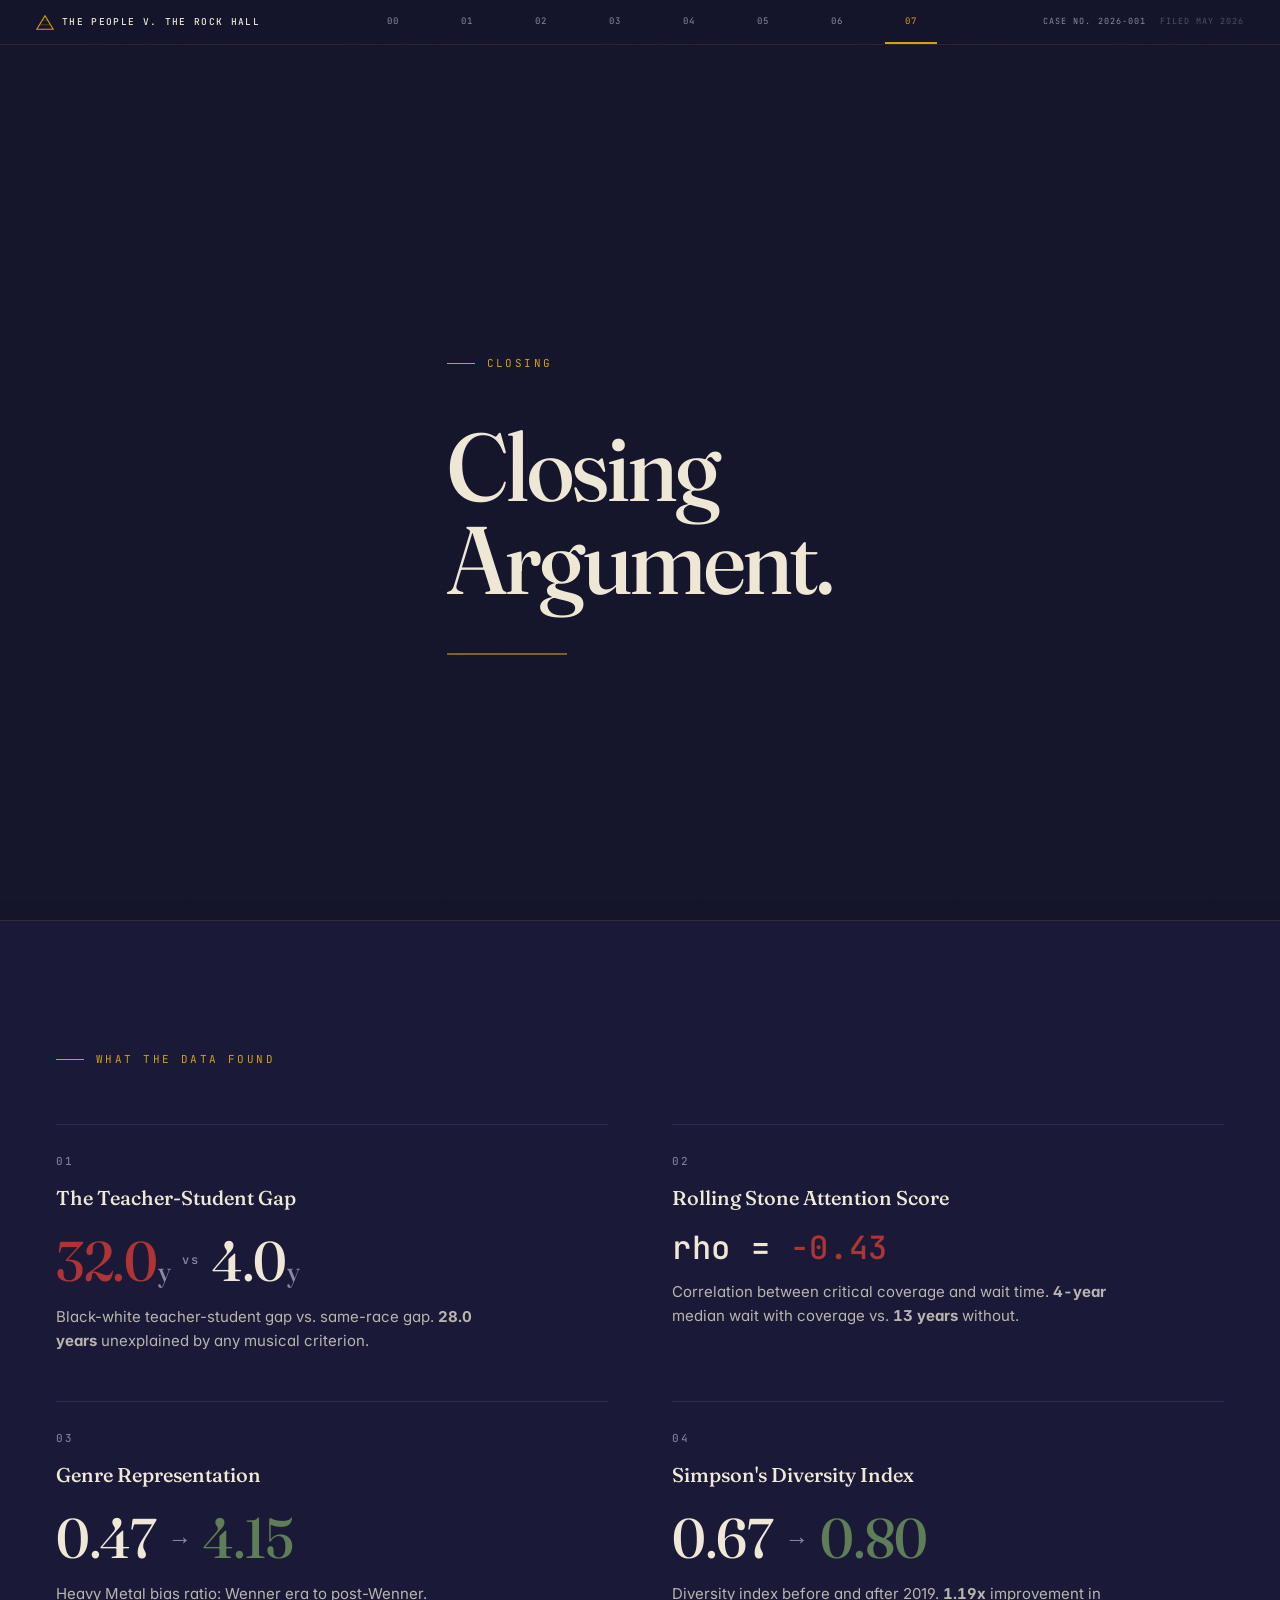
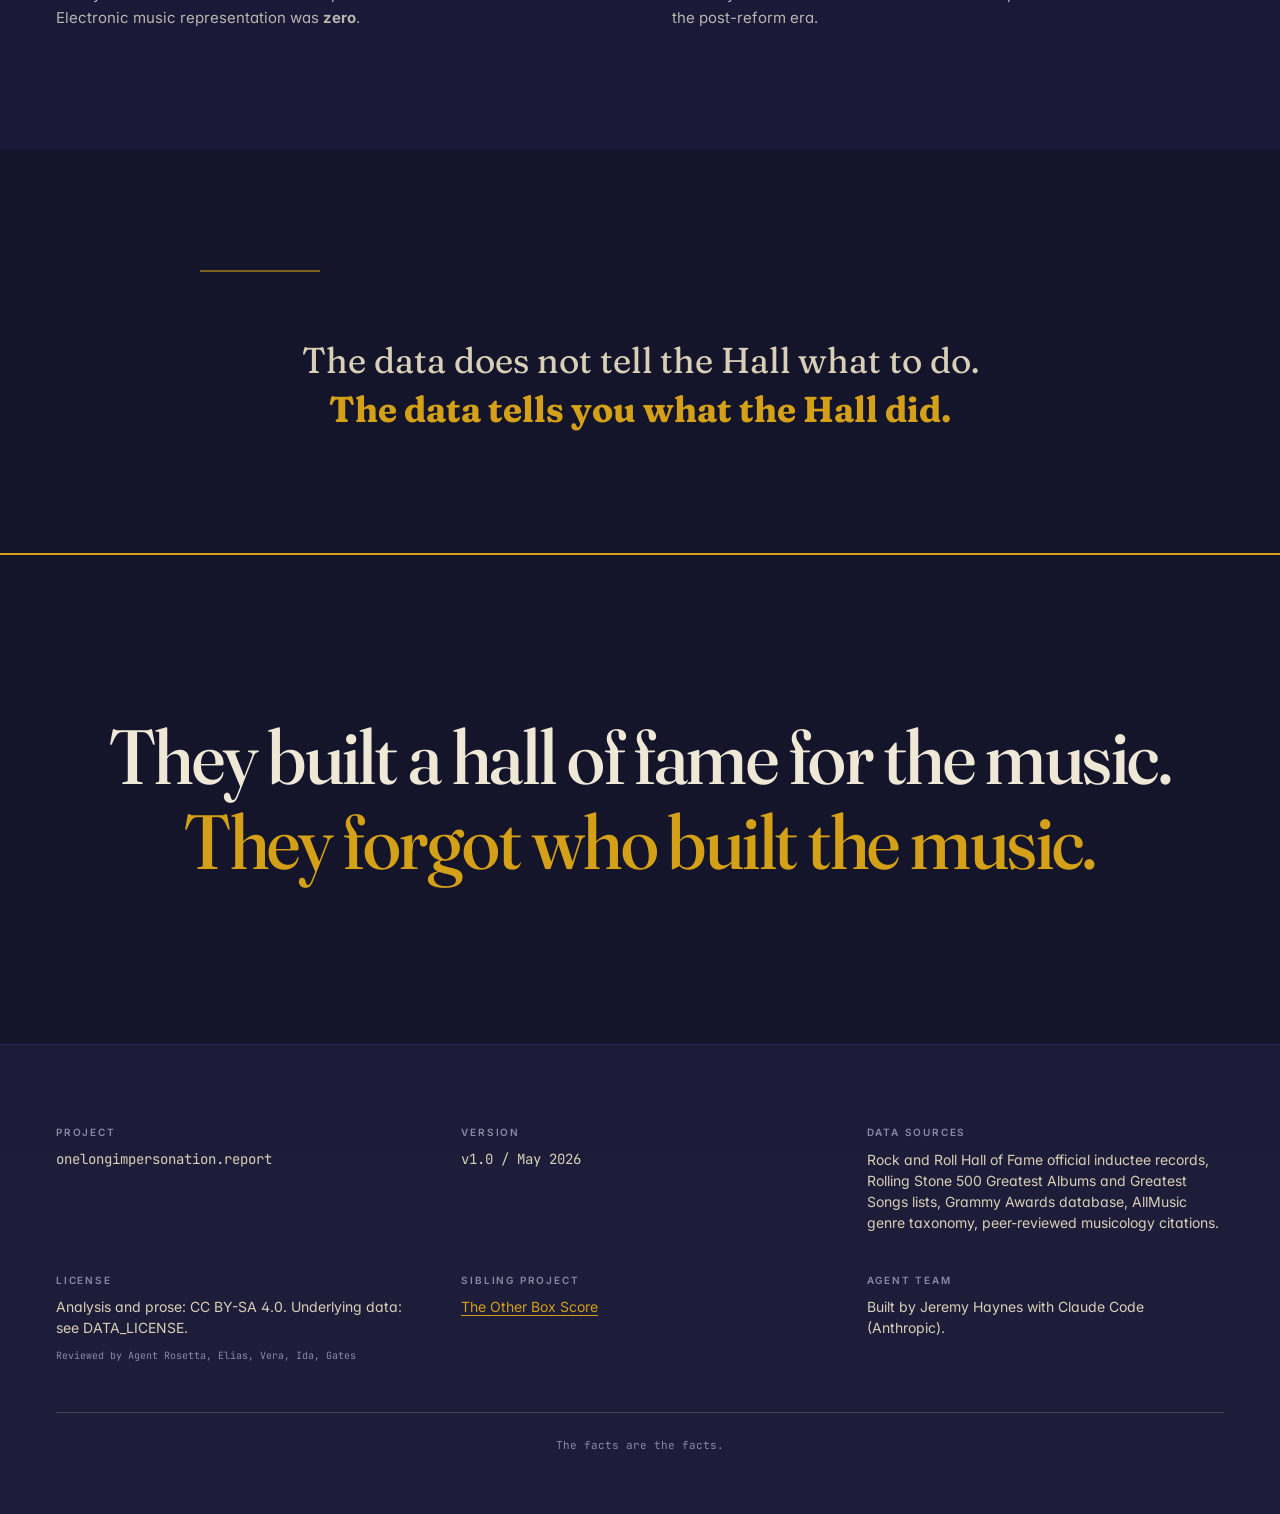
<file: chapters/closing/index.html>
<!doctype html>
<html lang="en">
<head>
<meta charset="utf-8">
<title>One Long Impersonation -- Closing Argument</title>
<meta name="viewport" content="width=device-width,initial-scale=1">
<meta name="description" content="Closing argument: what the data tells us the Rock and Roll Hall of Fame did.">
<meta property="og:title" content="Closing Argument -- One Long Impersonation">
<meta property="og:description" content="They built a hall of fame for the music. They forgot who built the music.">
<meta property="og:type" content="article">
<meta property="og:site_name" content="One Long Impersonation">
<meta name="twitter:card" content="summary_large_image">
<meta name="twitter:title" content="Closing Argument -- One Long Impersonation">
<meta name="twitter:description" content="They built a hall of fame for the music. They forgot who built the music.">
<link rel="stylesheet" href="../../shared/design-tokens.css">
<link rel="stylesheet" href="closing.css">
</head>
<body>

<!--#include virtual="../../shared/platform-nav.html" -->
<script>
  fetch('../../shared/platform-nav.html')
    .then(function(r) { return r.text(); })
    .then(function(html) {
      var d = document.createElement('div');
      d.innerHTML = html;
      document.body.insertBefore(d, document.body.firstChild);
      d.querySelectorAll('script').forEach(function(s) {
        var ns = document.createElement('script');
        ns.textContent = s.textContent;
        document.body.appendChild(ns);
      });
    });
</script>

<!-- =====================================================
     CHAPTER HEADER
     ===================================================== -->
<header class="section section--ink chapter-header">
  <div class="container container--narrow">

    <div class="exhibit-label" style="margin-bottom:48px">
      <span>Closing</span>
    </div>

    <h1 class="display chapter-header__title">
      Closing<br>Argument.
    </h1>

    <hr class="rule rule--gold" style="max-width:120px; margin-top:48px">

  </div>
</header>

<!-- =====================================================
     FOUR FINDINGS
     ===================================================== -->
<section class="section section--bone findings">
  <div class="container">

    <div class="exhibit-label" style="margin-bottom:56px">
      <span>What the Data Found</span>
    </div>

    <div class="findings__grid">

      <article class="finding" data-finding="teacher-gap">
        <span class="mono finding__number">01</span>
        <h3 class="finding__title serif">The Teacher-Student Gap</h3>
        <p class="finding__stat display">
          <span class="finding__big tnum" style="color:var(--blood)">32.0<span class="finding__unit">y</span></span>
          <span class="finding__vs mono">vs</span>
          <span class="finding__big tnum">4.0<span class="finding__unit">y</span></span>
        </p>
        <p class="finding__gloss">
          Black-white teacher-student gap vs. same-race gap.
          <strong class="tnum">28.0 years</strong> unexplained by any musical criterion.
        </p>
      </article>

      <article class="finding" data-finding="rs-attention">
        <span class="mono finding__number">02</span>
        <h3 class="finding__title serif">Rolling Stone Attention Score</h3>
        <p class="finding__stat display">
          <span class="mono finding__rho">rho = <span class="tnum" style="color:var(--blood)">-0.43</span></span>
        </p>
        <p class="finding__gloss">
          Correlation between critical coverage and wait time.
          <strong class="tnum">4-year</strong> median wait with coverage vs. <strong class="tnum">13 years</strong> without.
        </p>
      </article>

      <article class="finding" data-finding="genre-bias">
        <span class="mono finding__number">03</span>
        <h3 class="finding__title serif">Genre Representation</h3>
        <p class="finding__stat display">
          <span class="finding__big tnum">0.47</span>
          <span class="finding__arrow">&rarr;</span>
          <span class="finding__big tnum" style="color:var(--moss)">4.15</span>
        </p>
        <p class="finding__gloss">
          Heavy Metal bias ratio: Wenner era to post-Wenner.
          Electronic music representation was <strong>zero</strong>.
        </p>
      </article>

      <article class="finding" data-finding="diversity">
        <span class="mono finding__number">04</span>
        <h3 class="finding__title serif">Simpson's Diversity Index</h3>
        <p class="finding__stat display">
          <span class="finding__big tnum">0.67</span>
          <span class="finding__arrow">&rarr;</span>
          <span class="finding__big tnum" style="color:var(--moss)">0.80</span>
        </p>
        <p class="finding__gloss">
          Diversity index before and after 2019.
          <strong class="tnum">1.19x</strong> improvement in the post-reform era.
        </p>
      </article>

    </div>

  </div>
</section>

<!-- =====================================================
     THE VERDICT
     ===================================================== -->
<section class="section section--ink verdict">
  <div class="container container--narrow">

    <hr class="rule rule--gold" style="max-width:120px; margin-bottom:64px">

    <p class="serif verdict__text">
      The data does not tell the Hall what to do.<br>
      <strong style="color:var(--gold)">The data tells you what the Hall did.</strong>
    </p>

  </div>
</section>

<!-- =====================================================
     FULL-BLEED LAST LINE
     ===================================================== -->
<section class="section section--ink last-line">
  <div class="container">

    <p class="display last-line__text">
      They built a hall of fame for the music.<br>
      <span style="color:var(--gold)">They forgot who built the music.</span>
    </p>

  </div>
</section>

<!-- =====================================================
     COLOPHON
     ===================================================== -->
<footer class="section section--ink2 colophon">
  <div class="container">

    <div class="colophon__grid">

      <div class="colophon__block">
        <span class="smallcaps colophon__label">Project</span>
        <p class="mono colophon__value">onelongimpersonation.report</p>
      </div>

      <div class="colophon__block">
        <span class="smallcaps colophon__label">Version</span>
        <p class="mono colophon__value">v1.0 / May 2026</p>
      </div>

      <div class="colophon__block">
        <span class="smallcaps colophon__label">Data Sources</span>
        <p class="colophon__value">
          Rock and Roll Hall of Fame official inductee records,
          Rolling Stone 500 Greatest Albums and Greatest Songs lists,
          Grammy Awards database, AllMusic genre taxonomy,
          peer-reviewed musicology citations.
        </p>
      </div>

      <div class="colophon__block">
        <span class="smallcaps colophon__label">License</span>
        <p class="colophon__value">
          Analysis and prose: CC BY-SA 4.0.
          Underlying data: see DATA_LICENSE.
        </p>
      </div>

      <div class="colophon__block">
        <span class="smallcaps colophon__label">Sibling Project</span>
        <p class="colophon__value">
          <a href="https://theotherboxscore.org" style="color:var(--gold); border-bottom:1px solid var(--gold)">The Other Box Score</a>
        </p>
      </div>

      <div class="colophon__block">
        <span class="smallcaps colophon__label">Agent Team</span>
        <p class="colophon__value">
          Built by Jeremy Haynes with Claude Code (Anthropic).
        </p>
      </div>

    </div>

    <p class="mono" style="font-size:10px; color:var(--mute); margin-bottom:24px">
      Reviewed by Agent Rosetta, Elias, Vera, Ida, Gates
    </p>

    <hr class="rule" style="margin:48px 0 24px">

    <p class="mono colophon__copyright" style="font-size:11px; color:var(--mute); text-align:center">
      The facts are the facts.
    </p>

  </div>
<div id="next-chapter" data-current="07"></div>
</footer>

<script src="../../shared/pyramid.js"></script>
<script src="../../shared/next-chapter.js"></script>
</body>
</html>
</file>
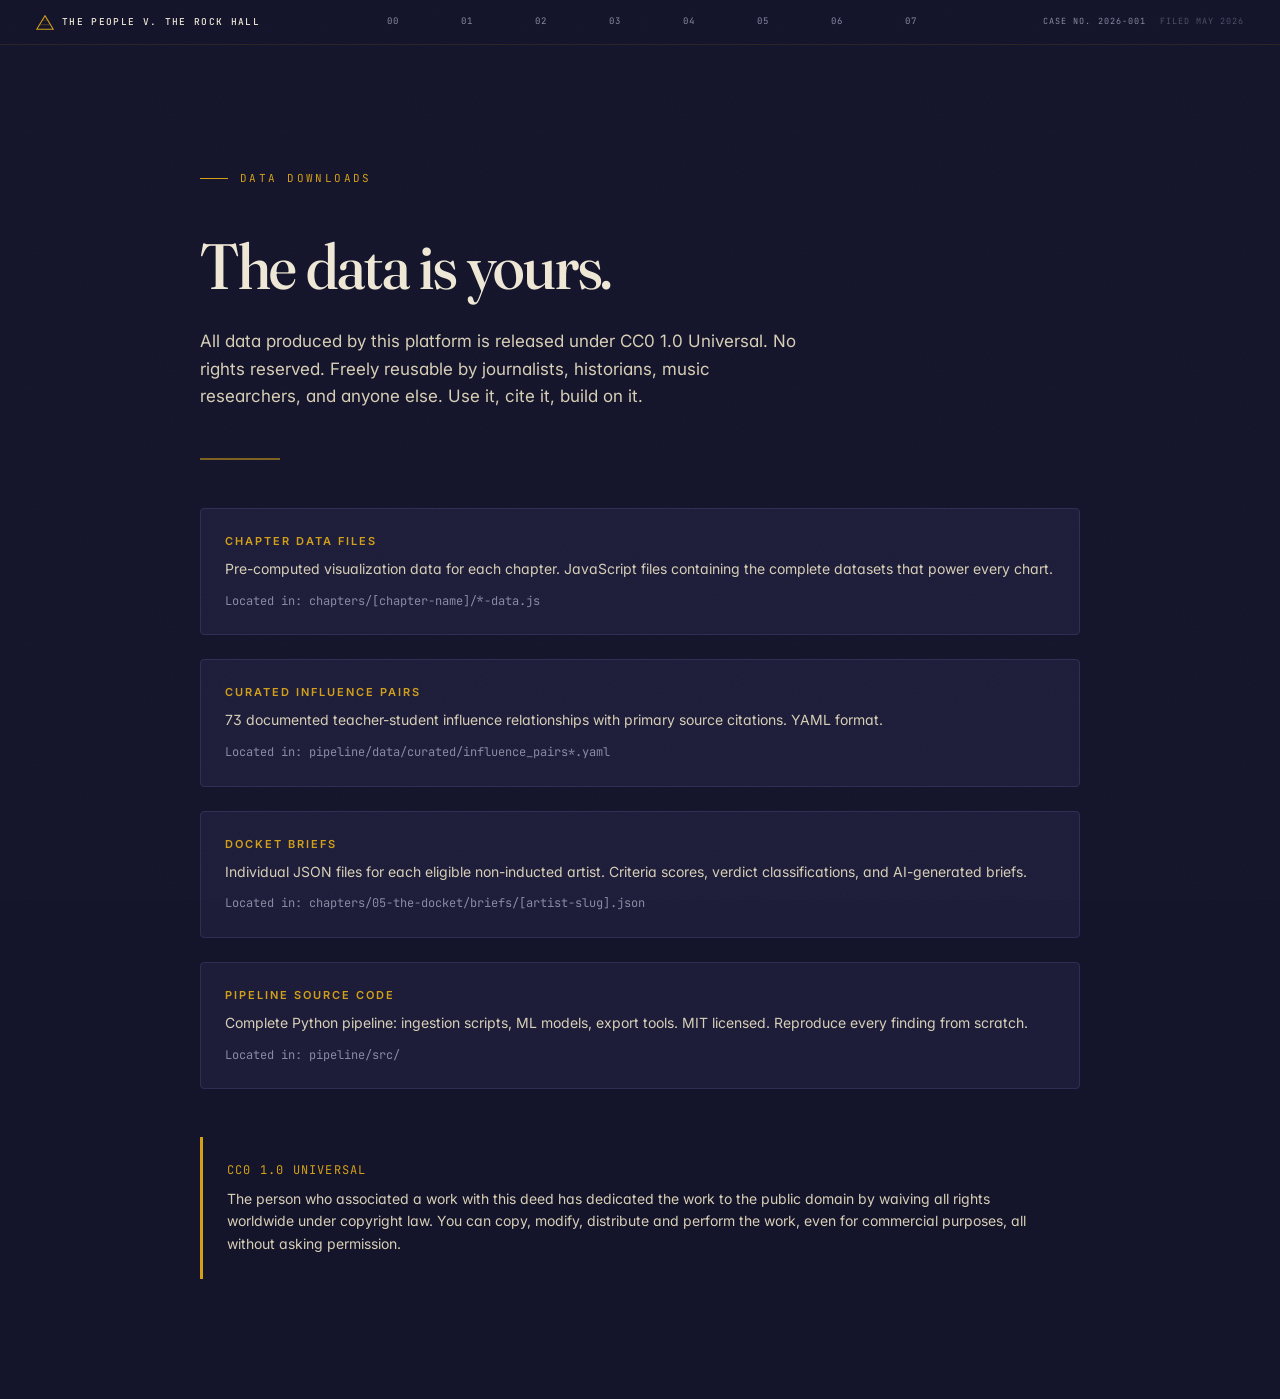
<file: public/downloads/index.html>
<!doctype html>
<html lang="en">
<head>
<meta charset="utf-8">
<title>Download Data -- One Long Impersonation</title>
<meta name="viewport" content="width=device-width,initial-scale=1">
<meta name="description" content="All data from One Long Impersonation is CC0 licensed. Download the complete dataset.">
<link rel="stylesheet" href="../../shared/design-tokens.css">
</head>
<body>

<script>
  fetch('../../shared/platform-nav.html')
    .then(function(r) { return r.text(); })
    .then(function(html) {
      var d = document.createElement('div');
      d.innerHTML = html;
      document.body.insertBefore(d, document.body.firstChild);
      d.querySelectorAll('script').forEach(function(s) {
        var ns = document.createElement('script');
        ns.textContent = s.textContent;
        document.body.appendChild(ns);
      });
    });
</script>

<section class="section section--ink" style="padding-top:160px; min-height:80vh">
  <div class="container container--narrow">

    <div class="exhibit-label" style="margin-bottom:48px">
      <span>Data Downloads</span>
    </div>

    <h1 class="display" style="font-size:clamp(36px,6vw,64px); margin:0 0 32px">
      The data is yours.
    </h1>

    <p style="font-size:17px; color:var(--cream-2); max-width:600px; line-height:1.6; margin:0 0 48px">
      All data produced by this platform is released under CC0 1.0 Universal.
      No rights reserved. Freely reusable by journalists, historians, music
      researchers, and anyone else. Use it, cite it, build on it.
    </p>

    <hr class="rule rule--gold" style="max-width:80px; margin-bottom:48px">

    <div style="display:flex; flex-direction:column; gap:24px">

      <div style="padding:24px; background:var(--ink-2); border:1px solid var(--rule); border-radius:4px">
        <div class="smallcaps" style="color:var(--gold); margin-bottom:8px">Chapter Data Files</div>
        <p style="font-size:14px; color:var(--cream-2); margin:0 0 12px">
          Pre-computed visualization data for each chapter. JavaScript files
          containing the complete datasets that power every chart.
        </p>
        <p class="mono" style="font-size:12px; color:var(--mute); margin:0">
          Located in: chapters/[chapter-name]/*-data.js
        </p>
      </div>

      <div style="padding:24px; background:var(--ink-2); border:1px solid var(--rule); border-radius:4px">
        <div class="smallcaps" style="color:var(--gold); margin-bottom:8px">Curated Influence Pairs</div>
        <p style="font-size:14px; color:var(--cream-2); margin:0 0 12px">
          73 documented teacher-student influence relationships with primary
          source citations. YAML format.
        </p>
        <p class="mono" style="font-size:12px; color:var(--mute); margin:0">
          Located in: pipeline/data/curated/influence_pairs*.yaml
        </p>
      </div>

      <div style="padding:24px; background:var(--ink-2); border:1px solid var(--rule); border-radius:4px">
        <div class="smallcaps" style="color:var(--gold); margin-bottom:8px">Docket Briefs</div>
        <p style="font-size:14px; color:var(--cream-2); margin:0 0 12px">
          Individual JSON files for each eligible non-inducted artist.
          Criteria scores, verdict classifications, and AI-generated briefs.
        </p>
        <p class="mono" style="font-size:12px; color:var(--mute); margin:0">
          Located in: chapters/05-the-docket/briefs/[artist-slug].json
        </p>
      </div>

      <div style="padding:24px; background:var(--ink-2); border:1px solid var(--rule); border-radius:4px">
        <div class="smallcaps" style="color:var(--gold); margin-bottom:8px">Pipeline Source Code</div>
        <p style="font-size:14px; color:var(--cream-2); margin:0 0 12px">
          Complete Python pipeline: ingestion scripts, ML models, export tools.
          MIT licensed. Reproduce every finding from scratch.
        </p>
        <p class="mono" style="font-size:12px; color:var(--mute); margin:0">
          Located in: pipeline/src/
        </p>
      </div>

    </div>

    <div style="margin-top:48px; padding:24px; border-left:3px solid var(--gold)">
      <p class="mono" style="font-size:12px; color:var(--gold); margin:0 0 8px; letter-spacing:0.1em">CC0 1.0 UNIVERSAL</p>
      <p style="font-size:14px; color:var(--cream-2); margin:0; line-height:1.6">
        The person who associated a work with this deed has dedicated the work
        to the public domain by waiving all rights worldwide under copyright law.
        You can copy, modify, distribute and perform the work, even for commercial
        purposes, all without asking permission.
      </p>
    </div>

  </div>
</section>

</body>
</html>
</file>
<file: shared/design-tokens.css>
/* One Long Impersonation -- Shared Design Tokens v2 */
/* Prosecution exhibit meets museum quality */
/* Full design system documented in docs/design.md */

@import url("https://fonts.googleapis.com/css2?family=Fraunces:opsz,wght,SOFT,WONK@9..144,300..900,0..100,0..1&family=Inter:wght@300;400;500;600;700&family=JetBrains+Mono:wght@300;400;500;600&display=swap");

:root {
  /* Backgrounds */
  --ink:        #14142b;
  --ink-2:      #1d1d3a;
  --ink-3:      #262648;
  --rule:       #2e2e55;

  /* Paper surfaces */
  --paper:      #f1ece1;
  --paper-2:    #e8e1d1;
  --paper-3:    #ddd3bd;
  --bone:       #f6f2ea;

  /* Text */
  --cream:      #efe8d6;
  --cream-2:    #d8cfb6;
  --mute:       #8a8aa3;
  --rule-paper: #c8bea3;

  /* Accents */
  --gold:       #d4a017;
  --gold-hot:   #e8b727;
  --gold-dim:   rgba(212,160,23,0.12);
  --blood:      #b03434;
  --blood-deep: #7a1f1f;
  --moss:       #5f7d56;

  /* Typography */
  --serif:   "Fraunces", Georgia, serif;
  --sans:    "Inter", system-ui, sans-serif;
  --mono:    "JetBrains Mono", ui-monospace, monospace;

  /* Motion */
  --ease-out:   cubic-bezier(0.16, 1, 0.3, 1);
  --ease-in-out: cubic-bezier(0.65, 0, 0.35, 1);
  --duration:   0.3s;
  --duration-slow: 0.6s;
}

/* ------------------------------------------------
   TYPE SYSTEM
   ------------------------------------------------ */

.display {
  font-family: var(--serif);
  font-weight: 500;
  font-variation-settings: "SOFT" 30, "opsz" 144, "WONK" 0;
  letter-spacing: -0.02em;
  line-height: 0.96;
}

.display-wonk {
  font-family: var(--serif);
  font-weight: 500;
  font-variation-settings: "SOFT" 60, "opsz" 144, "WONK" 1;
  letter-spacing: -0.025em;
  line-height: 0.95;
}

.serif {
  font-family: var(--serif);
  font-variation-settings: "SOFT" 30, "opsz" 24;
}

.mono {
  font-family: var(--mono);
  font-feature-settings: "ss02", "ss03";
}

.smallcaps {
  font-family: var(--sans);
  text-transform: uppercase;
  letter-spacing: 0.18em;
  font-weight: 600;
  font-size: 11px;
}

/* ------------------------------------------------
   SECTION PRIMITIVES
   ------------------------------------------------ */

.section {
  position: relative;
  padding: 120px 0;
}

.section--paper {
  background: var(--ink-3);
  color: var(--cream);
  border-top: 1px solid var(--gold-dim);
}

.section--bone {
  background: #1a1a38;
  color: var(--cream);
  border-top: 1px solid var(--gold-dim);
}

.section--ink {
  background: var(--ink);
  color: var(--cream);
}

.section--ink2 {
  background: var(--ink-2);
  color: var(--cream);
}

/* Subtle gradient transitions between sections */
.section + .section--ink2,
.section--ink + .section--paper {
  background-image: linear-gradient(to bottom, rgba(20,20,43,0.3) 0%, transparent 120px);
}

.container        { max-width: 1240px; margin: 0 auto; padding: 0 56px; }
.container--wide  { max-width: 1480px; }
.container--narrow { max-width: 880px; }

/* ------------------------------------------------
   COMPONENT TOKENS
   ------------------------------------------------ */

/* Horizontal rule */
.rule {
  height: 1px;
  background: currentColor;
  opacity: 0.18;
  border: 0;
  margin: 0;
}
.rule--gold {
  background: var(--gold);
  opacity: 0.55;
  height: 2px;
}

/* Exhibit label -- above every visualization */
.exhibit-label {
  display: inline-flex;
  align-items: center;
  gap: 12px;
  font-family: var(--mono);
  font-size: 11px;
  letter-spacing: 0.22em;
  text-transform: uppercase;
  color: var(--gold);
}
.exhibit-label::before {
  content: "";
  width: 28px;
  height: 1px;
  background: var(--gold);
}

/* Pull-quote / opening statement */
blockquote.statement {
  margin: 0;
  padding: 0;
  font-family: var(--serif);
  font-variation-settings: "SOFT" 100, "opsz" 144;
  font-style: italic;
  font-weight: 400;
  letter-spacing: -0.015em;
  line-height: 1.05;
}

/* Prosecution callout -- for key findings */
.callout {
  position: relative;
  padding: 28px 32px;
  background: rgba(212,160,23,0.04);
  border-left: 3px solid var(--gold);
  border-radius: 0 4px 4px 0;
}
.callout--blood {
  background: rgba(176,52,52,0.06);
  border-left-color: var(--blood);
}

/* Verdict stamp */
.stamp {
  display: inline-block;
  border: 2px solid var(--blood);
  color: var(--blood);
  padding: 6px 14px 4px;
  font-family: var(--serif);
  font-weight: 700;
  letter-spacing: 0.08em;
  text-transform: uppercase;
  transform: rotate(-3deg);
  font-size: 12px;
}

/* Cross-hatched accent pattern */
.hatch {
  background-image:
    repeating-linear-gradient(45deg,
      rgba(212,160,23,0.55) 0 1px,
      transparent 1px 6px);
}

/* Tabular numbers */
.tnum { font-variant-numeric: tabular-nums; }

/* ------------------------------------------------
   LINKS & INTERACTIONS
   ------------------------------------------------ */

a {
  color: inherit;
  text-decoration: none;
  transition: color var(--duration) var(--ease-out);
}

a:hover { color: var(--gold); }

/* Text links within prose */
.prose a,
p a {
  color: var(--gold);
  text-decoration: underline;
  text-decoration-color: rgba(212,160,23,0.3);
  text-underline-offset: 3px;
  transition: text-decoration-color var(--duration) var(--ease-out);
}
.prose a:hover,
p a:hover {
  text-decoration-color: var(--gold);
}

/* Focus states (accessibility) */
:focus-visible {
  outline: 2px solid var(--gold);
  outline-offset: 3px;
  border-radius: 2px;
}

/* Button-style links */
.btn {
  display: inline-block;
  font-family: var(--mono);
  font-size: 11px;
  letter-spacing: 0.15em;
  text-transform: uppercase;
  color: var(--gold);
  border: 1px solid var(--gold);
  padding: 12px 32px;
  transition: all var(--duration) var(--ease-out);
  cursor: pointer;
}
.btn:hover {
  background: var(--gold);
  color: var(--ink);
}

/* ------------------------------------------------
   GLOBAL DEFAULTS
   ------------------------------------------------ */

html {
  scroll-behavior: smooth;
}

html, body { margin: 0; padding: 0; }

body {
  background: var(--ink);
  color: var(--cream);
  font-family: var(--sans);
  font-size: 17px;
  line-height: 1.55;
  -webkit-font-smoothing: antialiased;
  text-rendering: optimizeLegibility;
  font-feature-settings: "ss01", "cv11";
}

/* Film grain texture overlay */
body::after {
  content: "";
  position: fixed;
  top: 0; left: 0; right: 0; bottom: 0;
  pointer-events: none;
  z-index: 9999;
  opacity: 0.025;
  background-image: url("data:image/svg+xml,%3Csvg viewBox='0 0 256 256' xmlns='http://www.w3.org/2000/svg'%3E%3Cfilter id='n'%3E%3CfeTurbulence type='fractalNoise' baseFrequency='0.85' numOctaves='4' stitchTiles='stitch'/%3E%3C/filter%3E%3Crect width='100%25' height='100%25' filter='url(%23n)'/%3E%3C/svg%3E");
  background-size: 256px 256px;
}

::selection { background: var(--gold); color: var(--ink); }

/* Custom scrollbar */
::-webkit-scrollbar { width: 6px; }
::-webkit-scrollbar-track { background: transparent; }
::-webkit-scrollbar-thumb {
  background: rgba(212,160,23,0.25);
  border-radius: 3px;
}
::-webkit-scrollbar-thumb:hover {
  background: rgba(212,160,23,0.45);
}

/* ------------------------------------------------
   ANIMATION UTILITIES
   ------------------------------------------------ */

/* Fade in on scroll (add via JS) */
.reveal {
  opacity: 0;
  transform: translateY(24px);
  transition: opacity var(--duration-slow) var(--ease-out),
              transform var(--duration-slow) var(--ease-out);
}
.reveal.is-visible {
  opacity: 1;
  transform: translateY(0);
}

/* Stagger children */
.stagger > * { transition-delay: calc(var(--i, 0) * 80ms); }

/* Subtle pulse for live indicators */
@keyframes pulse-gold {
  0%, 100% { opacity: 1; }
  50% { opacity: 0.5; }
}

/* ------------------------------------------------
   RESPONSIVE
   ------------------------------------------------ */

@media (max-width: 768px) {
  .container { padding: 0 24px; }
  .section { padding: 80px 0; }
}

@media (max-width: 375px) {
  .container { padding: 0 16px; }
  .section { padding: 60px 0; }
  body { font-size: 15px; }
}

/* Reduce motion for accessibility */
@media (prefers-reduced-motion: reduce) {
  html { scroll-behavior: auto; }
  .reveal { opacity: 1; transform: none; transition: none; }
  .marquee-inner { animation: none !important; }
}
</file>
<file: chapters/00-opening/opening.css>
/* One Long Impersonation -- Chapter 00: Opening */

/* ------------------------------------------------
   COVER
   ------------------------------------------------ */

.cover {
  height: calc(100vh - 130px);
  height: calc(100dvh - 130px);
  min-height: 400px;
  display: flex;
  align-items: center;
  justify-content: center;
  padding: 48px 0 0 !important;
  box-sizing: border-box;
}

.cover__inner {
  text-align: center;
}

.cover__title {
  font-size: clamp(56px, 10vw, 120px);
  margin: 0 0 64px;
  color: var(--cream);
}

.cover__quote {
  max-width: 720px;
  margin: 0 auto;
}

.cover__quote p {
  font-size: clamp(20px, 3vw, 32px);
  color: var(--cream-2);
  margin: 0 0 20px;
}

.cover__cite {
  display: block;
  font-size: 12px;
  letter-spacing: 0.16em;
  color: var(--mute);
}

/* ------------------------------------------------
   METADATA STRIP
   ------------------------------------------------ */

.meta-strip {
  padding: 0;
  border-top: 1px solid var(--rule);
  border-bottom: 1px solid var(--rule);
}

.meta-strip__list {
  list-style: none;
  margin: 0;
  padding: 0;
  display: flex;
  align-items: stretch;
}

.meta-strip__item {
  flex: 1;
  display: flex;
  flex-direction: column;
  gap: 6px;
  padding: 28px 0;
  border-right: 1px solid var(--rule);
}

.meta-strip__item:last-child {
  border-right: none;
}

.meta-strip__item:not(:first-child) {
  padding-left: 32px;
}

.meta-strip__label {
  color: var(--mute);
  font-size: 10px;
}

.meta-strip__value {
  font-size: 13px;
  letter-spacing: 0.04em;
  color: var(--cream);
}

/* ------------------------------------------------
   THREE AXES
   ------------------------------------------------ */

.axes {
  padding: 120px 0;
}

.axes__grid {
  display: grid;
  grid-template-columns: repeat(3, 1fr);
  gap: 48px;
}

.axes__card {
  border-top: 2px solid var(--gold);
  padding-top: 32px;
}

.axes__card-title {
  font-size: clamp(28px, 4vw, 44px);
  margin: 0 0 16px;
}

.axes__card-body {
  font-size: 15px;
  line-height: 1.6;
  color: var(--cream-2);
  margin: 0;
}

/* ------------------------------------------------
   CRITERIA PREAMBLE
   ------------------------------------------------ */

.criteria {
  padding: 120px 0;
}

.criteria__heading {
  font-size: clamp(36px, 6vw, 72px);
  color: var(--cream);
  margin: 0 0 32px;
}

.criteria__intro {
  font-size: 17px;
  line-height: 1.65;
  color: var(--cream);
  max-width: 640px;
  margin: 0 0 56px;
  opacity: 0.8;
}

.criteria__table {
  width: 100%;
  border-collapse: collapse;
  margin: 0;
}

.criteria__table thead th {
  text-align: left;
  padding: 12px 16px 12px 0;
  border-bottom: 1px solid var(--rule);
  font-size: 10px;
  color: var(--cream);
  opacity: 0.5;
}

.criteria__table thead th:last-child {
  padding-left: 24px;
}

.criteria__table tbody tr {
  border-bottom: 1px solid var(--rule);
}

.criteria__table tbody tr:last-child {
  border-bottom: 1px solid var(--rule);
}

.criteria__name {
  font-size: 17px;
  font-weight: 500;
  color: var(--cream);
  padding: 20px 24px 20px 0;
  vertical-align: top;
  white-space: nowrap;
  width: 1%;
}

.criteria__proxy {
  font-size: 15px;
  line-height: 1.55;
  color: var(--cream);
  opacity: 0.75;
  padding: 20px 0 20px 24px;
  vertical-align: top;
}

.criteria__bridge {
  margin: 0;
}

/* ------------------------------------------------
   RESPONSIVE
   ------------------------------------------------ */

@media (max-width: 768px) {
  .cover {
    padding: 120px 0 80px;
  }

  .meta-strip__list {
    flex-direction: column;
  }

  .meta-strip__item {
    border-right: none;
    border-bottom: 1px solid var(--rule);
    padding: 20px 0;
  }

  .meta-strip__item:last-child {
    border-bottom: none;
  }

  .meta-strip__item:not(:first-child) {
    padding-left: 0;
  }

  .axes__grid {
    grid-template-columns: 1fr;
    gap: 40px;
  }

  .criteria__name {
    white-space: normal;
    display: block;
    padding: 16px 0 4px;
  }

  .criteria__proxy {
    padding: 4px 0 16px;
  }

  .criteria__table thead {
    display: none;
  }

  .criteria__table tbody tr {
    display: flex;
    flex-direction: column;
  }
}
</file>
<file: chapters/01-teachers/teachers.css>
/* One Long Impersonation -- Chapter 01: Teachers */

/* Chapter header */
.chapter-header {
  padding-top: 80px;  /* Account for fixed nav */
  min-height: calc(100vh - 60px); min-height: calc(100dvh - 60px);
  display: flex;
  align-items: center;
}

.opening-hook em {
  color: var(--gold);
  font-style: italic;
}

/* Finding stats grid */
.finding-grid {
  display: grid;
  grid-template-columns: repeat(3, 1fr);
  gap: 48px;
  max-width: 960px;
}

.finding-stat__value {
  font-size: clamp(48px, 7vw, 80px);
  color: var(--cream);
  margin-bottom: 8px;
}

.finding-stat__label {
  margin-bottom: 4px;
  color: var(--cream-2);
}

.finding-stat__sub {
  font-size: 13px;
  color: var(--mute);
  line-height: 1.4;
}

/* Legend */
.legend {
  display: flex;
  flex-wrap: wrap;
  gap: 24px;
}

.legend__item {
  display: flex;
  align-items: center;
  gap: 8px;
}

.legend__swatch {
  display: inline-block;
  width: 20px;
  height: 3px;
  border-radius: 1px;
}

/* Featured cases */
.case-card {
  padding: 32px 0;
  border-bottom: 1px solid var(--rule);
}

.case-card:last-child {
  border-bottom: none;
}

.case-card__header {
  display: flex;
  align-items: baseline;
  gap: 16px;
  margin-bottom: 12px;
}

.case-card__names {
  font-family: var(--serif);
  font-size: 24px;
  font-weight: 500;
  color: var(--cream);
  line-height: 1.2;
}

.case-card__gap {
  font-family: var(--mono);
  font-size: 14px;
  letter-spacing: 0.1em;
  color: var(--blood);
  font-weight: 600;
}

.case-card__gap--never {
  color: var(--blood);
  text-transform: uppercase;
  font-size: 12px;
}

.case-card__years {
  font-family: var(--mono);
  font-size: 12px;
  color: var(--mute);
  margin-bottom: 12px;
}

.case-card__citation {
  font-size: 14px;
  color: var(--cream-2);
  line-height: 1.6;
}

.case-card__citation em {
  color: var(--cream);
  font-style: italic;
}

/* Methodology note */
.methodology-note a:hover {
  text-decoration: underline;
}

/* Gap chart -- SVG responsive */
#gap-chart svg {
  width: 100%;
  height: auto;
}

/* Responsive */
@media (max-width: 768px) {
  .finding-grid {
    grid-template-columns: 1fr;
    gap: 32px;
  }

  .chapter-header {
    padding-top: 120px;
    min-height: auto;
  }

  .case-card__header {
    flex-direction: column;
    gap: 4px;
  }

  .legend {
    flex-direction: column;
    gap: 12px;
  }
}

@media (max-width: 375px) {
  .finding-stat__value {
    font-size: 48px;
  }
}
</file>
<file: chapters/02-the-wait/wait.css>
/* One Long Impersonation -- Chapter 02: The Wait */

/* Chapter header */
.chapter-header {
  padding-top: 80px;
  min-height: calc(100vh - 60px); min-height: calc(100dvh - 60px);
  display: flex;
  align-items: center;
}

.opening-hook em {
  color: var(--gold);
  font-style: italic;
}

/* Finding stats grid */
.finding-grid {
  display: grid;
  grid-template-columns: repeat(3, 1fr);
  gap: 48px;
  max-width: 960px;
}

.finding-grid--secondary {
  margin-top: 48px;
}

.finding-stat__value {
  font-size: clamp(48px, 7vw, 80px);
  color: var(--cream);
  margin-bottom: 8px;
}

.finding-stat__label {
  margin-bottom: 4px;
  color: var(--cream-2);
}

.finding-stat__sub {
  font-size: 13px;
  color: var(--mute);
  line-height: 1.4;
}

/* Legend */
.legend {
  display: flex;
  flex-wrap: wrap;
  gap: 24px;
}

.legend__item {
  display: flex;
  align-items: center;
  gap: 8px;
}

.legend__swatch {
  display: inline-block;
  width: 20px;
  height: 3px;
  border-radius: 1px;
}

/* Survival chart */
#survival-chart svg {
  width: 100%;
  height: auto;
}

/* Metal chart */
#metal-chart svg {
  width: 100%;
  height: auto;
}

/* Cox model results */
.cox-results {
  display: grid;
  gap: 0;
}

.cox-row {
  display: grid;
  grid-template-columns: 200px 80px 1fr 80px;
  gap: 16px;
  align-items: center;
  padding: 12px 0;
  border-bottom: 1px solid var(--rule);
}

.cox-row--header {
  border-bottom: 2px solid var(--gold);
  padding-bottom: 8px;
}

.cox-row__label {
  font-family: var(--sans);
  font-size: 14px;
  font-weight: 500;
  color: var(--cream);
}

.cox-row--header .cox-row__label {
  font-family: var(--mono);
  font-size: 11px;
  letter-spacing: 0.1em;
  text-transform: uppercase;
  color: var(--mute);
}

.cox-row__hr {
  font-family: var(--mono);
  font-size: 14px;
  font-weight: 600;
  font-variant-numeric: tabular-nums;
  text-align: right;
}

.cox-row__bar {
  position: relative;
  height: 16px;
}

.cox-row__bar-fill {
  position: absolute;
  top: 0;
  height: 100%;
  border-radius: 2px;
  opacity: 0.85;
}

.cox-row__bar-center {
  position: absolute;
  top: 0;
  bottom: 0;
  width: 1px;
  background: var(--cream-2);
  opacity: 0.4;
}

.cox-row__p {
  font-family: var(--mono);
  font-size: 11px;
  color: var(--mute);
  text-align: right;
  font-variant-numeric: tabular-nums;
}

.cox-row__p--sig {
  color: var(--gold);
  font-weight: 600;
}

/* Methodology note */
.methodology-note a:hover {
  text-decoration: underline;
}

/* Metal bar labels */
.metal-label {
  font-family: var(--sans);
  font-size: 13px;
  font-weight: 500;
}

.metal-value {
  font-family: var(--mono);
  font-size: 11px;
  letter-spacing: 0.08em;
  font-variant-numeric: tabular-nums;
}

/* Responsive */
@media (max-width: 768px) {
  .finding-grid {
    grid-template-columns: 1fr;
    gap: 32px;
  }

  .finding-grid--secondary {
    margin-top: 32px;
  }

  .chapter-header {
    padding-top: 120px;
    min-height: auto;
  }

  .legend {
    flex-direction: column;
    gap: 12px;
  }

  .cox-row {
    grid-template-columns: 140px 60px 1fr 60px;
    gap: 8px;
  }

  .cox-row__label {
    font-size: 12px;
  }
}

@media (max-width: 375px) {
  .finding-stat__value {
    font-size: 48px;
  }

  .cox-row {
    grid-template-columns: 1fr;
    gap: 4px;
  }

  .cox-row__bar {
    display: none;
  }
}
</file>
<file: chapters/03-genre/genre.css>
/* One Long Impersonation -- Chapter 03: Genre Desertification */

/* Chapter header */
.chapter-header {
  padding-top: 80px;
  min-height: calc(100vh - 60px); min-height: calc(100dvh - 60px);
  display: flex;
  align-items: center;
}

.opening-hook em {
  color: var(--gold);
  font-style: italic;
}

/* ------------------------------------------------
   BIAS SCORE TABLE
   ------------------------------------------------ */
.bias-table-wrap {
  overflow-x: auto;
  -webkit-overflow-scrolling: touch;
}

.bias-table {
  width: 100%;
  border-collapse: collapse;
  font-family: var(--sans);
  font-size: 14px;
}

.bias-table thead th {
  font-family: var(--mono);
  font-size: 10px;
  letter-spacing: 0.12em;
  text-transform: uppercase;
  color: var(--mute);
  padding: 0 12px 10px;
  text-align: right;
  white-space: nowrap;
  border-bottom: 2px solid var(--gold);
}

.bias-table thead th:first-child {
  text-align: left;
  padding-left: 0;
}

.bias-table tbody td {
  padding: 10px 12px;
  border-bottom: 1px solid var(--rule);
  text-align: right;
  font-family: var(--mono);
  font-size: 13px;
  font-variant-numeric: tabular-nums;
  color: var(--cream-2);
}

.bias-table tbody td:first-child {
  text-align: left;
  font-family: var(--sans);
  font-weight: 500;
  color: var(--cream);
  padding-left: 0;
}

.bias-table .genre-dot {
  display: inline-block;
  width: 10px;
  height: 10px;
  border-radius: 50%;
  margin-right: 8px;
  vertical-align: middle;
}

.bias-table .change-up {
  color: var(--moss);
}

.bias-table .change-down {
  color: var(--blood);
}

.bias-table .change-flat {
  color: var(--mute);
}

/* ------------------------------------------------
   GENRE TIMELINE (Ex. 003-A)
   ------------------------------------------------ */
#genre-timeline svg {
  width: 100%;
  height: auto;
}

/* ------------------------------------------------
   SIMPSON'S INDEX CALLOUT
   ------------------------------------------------ */
.simpson-callout {
  display: grid;
  grid-template-columns: 1fr auto 1fr;
  gap: 32px;
  align-items: center;
  max-width: 720px;
}

.simpson-era {
  text-align: center;
}

.simpson-era__value {
  font-size: clamp(40px, 6vw, 64px);
  color: var(--cream);
  margin-bottom: 4px;
}

.simpson-era__label {
  margin-bottom: 2px;
  color: var(--cream-2);
}

.simpson-era__years {
  font-size: 12px;
  color: var(--mute);
}

.simpson-arrow {
  display: flex;
  flex-direction: column;
  align-items: center;
  gap: 4px;
}

.simpson-arrow__icon {
  font-size: 28px;
  color: var(--moss);
}

.simpson-arrow__ratio {
  font-family: var(--mono);
  font-size: 13px;
  font-weight: 600;
  color: var(--moss);
}

/* ------------------------------------------------
   NEVER-INDUCTED GALLERY
   ------------------------------------------------ */
.gallery-grid {
  display: grid;
  grid-template-columns: repeat(auto-fill, minmax(240px, 1fr));
  gap: 16px;
}

.gallery-card {
  background: var(--ink-2);
  border: 1px solid var(--rule);
  border-radius: 4px;
  padding: 20px;
  transition: border-color 0.2s;
}

.gallery-card:hover {
  border-color: var(--gold);
}

.gallery-card__genre-tag {
  display: inline-block;
  padding: 2px 8px;
  border-radius: 2px;
  font-family: var(--mono);
  font-size: 9px;
  letter-spacing: 0.1em;
  text-transform: uppercase;
  color: var(--cream);
  margin-bottom: 10px;
}

.gallery-card__name {
  font-family: var(--serif);
  font-size: 18px;
  font-weight: 500;
  color: var(--cream);
  margin-bottom: 6px;
  line-height: 1.2;
}

.gallery-card__eligible {
  font-family: var(--mono);
  font-size: 11px;
  color: var(--mute);
  margin-bottom: 8px;
  font-variant-numeric: tabular-nums;
}

.gallery-card__note {
  font-size: 13px;
  color: var(--cream-2);
  line-height: 1.45;
}

/* ------------------------------------------------
   RESPONSIVE
   ------------------------------------------------ */
@media (max-width: 768px) {
  .chapter-header {
    padding-top: 120px;
    min-height: auto;
  }

  .simpson-callout {
    grid-template-columns: 1fr;
    gap: 24px;
    text-align: center;
  }

  .simpson-arrow {
    flex-direction: row;
    justify-content: center;
  }

  .gallery-grid {
    grid-template-columns: 1fr;
  }

  .bias-table {
    font-size: 12px;
  }

  .bias-table thead th,
  .bias-table tbody td {
    padding: 8px 6px;
  }
}

@media (max-width: 375px) {
  .simpson-era__value {
    font-size: 40px;
  }

  .gallery-card {
    padding: 16px;
  }
}
</file>
<file: chapters/04-rolling-stone/rolling-stone.css>
/* One Long Impersonation -- Chapter 04: The Rolling Stone Connection */

/* Chapter header */
.chapter-header {
  padding-top: 80px;
  min-height: calc(100vh - 60px); min-height: calc(100dvh - 60px);
  display: flex;
  align-items: center;
}

.opening-hook em {
  color: var(--gold);
  font-style: italic;
}

/* ------------------------------------------------
   FINDING STATS GRID
   ------------------------------------------------ */
.finding-grid {
  display: grid;
  grid-template-columns: repeat(3, 1fr);
  gap: 48px;
  max-width: 960px;
}

.finding-grid--secondary {
  margin-top: 48px;
}

.finding-stat__value {
  font-size: clamp(48px, 7vw, 80px);
  color: var(--cream);
  margin-bottom: 8px;
}

.finding-stat__label {
  margin-bottom: 4px;
  color: var(--cream-2);
}

.finding-stat__sub {
  font-size: 13px;
  color: var(--mute);
  line-height: 1.4;
}

/* ------------------------------------------------
   CAUSATION CAVEAT BOX
   ------------------------------------------------ */
.causation-box {
  padding: 28px 32px;
  border: 2px solid var(--blood);
  background: rgba(176, 52, 52, 0.08);
  border-radius: 4px;
}

.causation-box__header {
  font-size: 12px;
  letter-spacing: 0.15em;
  text-transform: uppercase;
  font-weight: 700;
  color: var(--blood);
  margin-bottom: 12px;
}

.causation-box__body {
  font-size: 15px;
  color: var(--cream-2);
  line-height: 1.65;
  margin: 0;
}

.causation-box__body strong {
  color: var(--cream);
}

/* ------------------------------------------------
   SCATTER CHART (Ex. 004-A)
   ------------------------------------------------ */
#scatter-chart svg {
  width: 100%;
  height: auto;
}

/* ------------------------------------------------
   COMMITTEE TIMELINE
   ------------------------------------------------ */
.committee-timeline {
  display: grid;
  gap: 0;
  margin-bottom: 48px;
}

.committee-row {
  display: grid;
  grid-template-columns: 160px 1fr;
  gap: 24px;
  padding: 16px 0;
  border-bottom: 1px solid var(--rule);
}

.committee-row__years {
  font-family: var(--mono);
  font-size: 13px;
  font-weight: 600;
  color: var(--gold);
  font-variant-numeric: tabular-nums;
}

.committee-row__role {
  font-family: var(--sans);
  font-size: 14px;
  color: var(--cream-2);
}

.committee-row__source {
  font-family: var(--mono);
  font-size: 10px;
  color: var(--mute);
  margin-top: 4px;
}

/* ------------------------------------------------
   WENNER QUOTES
   ------------------------------------------------ */
.wenner-quotes {
  display: grid;
  gap: 32px;
}

.wenner-quote {
  padding: 24px 28px;
  border-left: 3px solid var(--gold);
  background: rgba(20, 20, 43, 0.5);
  border-radius: 0 4px 4px 0;
}

.wenner-quote__text {
  font-family: var(--serif);
  font-size: 17px;
  font-style: italic;
  color: var(--cream);
  line-height: 1.55;
  margin: 0 0 12px;
  font-variation-settings: "SOFT" 30, "opsz" 24;
}

.wenner-quote__context {
  font-family: var(--sans);
  font-size: 13px;
  color: var(--cream-2);
  line-height: 1.5;
  margin: 0 0 8px;
}

.wenner-quote__source {
  font-family: var(--mono);
  font-size: 11px;
  color: var(--mute);
  margin: 0;
  font-variant-numeric: tabular-nums;
}

/* ------------------------------------------------
   METHODOLOGY NOTE
   ------------------------------------------------ */
.methodology-note a:hover {
  text-decoration: underline;
}

/* ------------------------------------------------
   SCATTER LEGEND
   ------------------------------------------------ */
.scatter-legend {
  display: flex;
  flex-wrap: wrap;
  gap: 16px;
  margin-top: 24px;
}

.scatter-legend__item {
  display: flex;
  align-items: center;
  gap: 6px;
  font-family: var(--sans);
  font-size: 11px;
  color: var(--cream-2);
}

.scatter-legend__dot {
  display: inline-block;
  width: 10px;
  height: 10px;
  border-radius: 50%;
}

/* ------------------------------------------------
   RESPONSIVE
   ------------------------------------------------ */
@media (max-width: 768px) {
  .finding-grid {
    grid-template-columns: 1fr;
    gap: 32px;
  }

  .finding-grid--secondary {
    margin-top: 32px;
  }

  .chapter-header {
    padding-top: 120px;
    min-height: auto;
  }

  .committee-row {
    grid-template-columns: 1fr;
    gap: 8px;
  }

  .causation-box {
    padding: 20px 24px;
  }

  .wenner-quote {
    padding: 20px 24px;
  }

  .scatter-legend {
    flex-direction: column;
    gap: 8px;
  }
}

@media (max-width: 375px) {
  .finding-stat__value {
    font-size: 48px;
  }

  .causation-box {
    padding: 16px 20px;
  }

  .wenner-quote {
    padding: 16px 20px;
  }
}
</file>
<file: chapters/05-the-docket/docket.css>
/* One Long Impersonation -- Chapter 05: The Docket */

.chapter-header {
  padding-top: 80px;
  min-height: calc(100vh - 60px); min-height: calc(100dvh - 60px);
  display: flex;
  align-items: center;
}

/* Search and filters */
.docket-controls {
  display: flex;
  flex-direction: column;
  gap: 16px;
}

.docket-input {
  width: 100%;
  padding: 14px 20px;
  background: var(--ink-3);
  border: 1px solid var(--rule);
  border-radius: 4px;
  color: var(--cream);
  font-family: var(--sans);
  font-size: 16px;
  outline: none;
  transition: border-color 0.15s;
}

.docket-input:focus {
  border-color: var(--gold);
}

.docket-input::placeholder {
  color: var(--mute);
}

.docket-filters {
  display: flex;
  gap: 12px;
  flex-wrap: wrap;
}

.docket-select {
  padding: 10px 16px;
  background: var(--ink-3);
  border: 1px solid var(--rule);
  border-radius: 4px;
  color: var(--cream);
  font-family: var(--mono);
  font-size: 12px;
  letter-spacing: 0.05em;
  outline: none;
  cursor: pointer;
  min-width: 160px;
}

.docket-select:focus {
  border-color: var(--gold);
}

/* Docket table */
.docket-row {
  display: grid;
  grid-template-columns: 2fr 1fr 0.8fr 0.8fr 1fr;
  gap: 16px;
  padding: 16px 0;
  border-bottom: 1px solid var(--rule);
  align-items: center;
  transition: background 0.1s;
  cursor: pointer;
}

.docket-row:hover {
  background: rgba(212,160,23,0.03);
}

.docket-row__name {
  font-family: var(--serif);
  font-size: 16px;
  color: var(--cream);
  font-weight: 500;
}

.docket-row__genre {
  font-family: var(--mono);
  font-size: 11px;
  letter-spacing: 0.08em;
}

.docket-row__year {
  font-family: var(--mono);
  font-size: 12px;
  color: var(--mute);
}

.docket-row__wait {
  font-family: var(--mono);
  font-size: 13px;
  font-weight: 600;
  color: var(--cream);
}

.docket-row__verdict {
  font-family: var(--mono);
  font-size: 10px;
  letter-spacing: 0.12em;
  text-transform: uppercase;
  padding: 4px 10px;
  border-radius: 2px;
  text-align: center;
  font-weight: 600;
}

.verdict--strong {
  background: rgba(212,160,23,0.15);
  color: var(--gold);
  border: 1px solid rgba(212,160,23,0.3);
}

.verdict--case {
  background: rgba(95,125,86,0.15);
  color: var(--moss);
  border: 1px solid rgba(95,125,86,0.3);
}

.verdict--borderline {
  background: rgba(138,138,163,0.1);
  color: var(--mute);
  border: 1px solid rgba(138,138,163,0.2);
}

.verdict--insufficient {
  background: rgba(176,52,52,0.1);
  color: var(--blood);
  border: 1px solid rgba(176,52,52,0.2);
}

/* Table header */
.docket-header {
  display: grid;
  grid-template-columns: 2fr 1fr 0.8fr 0.8fr 1fr;
  gap: 16px;
  padding: 12px 0;
  border-bottom: 2px solid var(--gold);
  font-family: var(--mono);
  font-size: 10px;
  letter-spacing: 0.15em;
  text-transform: uppercase;
  color: var(--gold);
}

/* AI disclosure */
.ai-disclosure-block {
  padding: 32px;
  background: var(--ink-2);
  border: 1px solid var(--rule);
  border-left: 4px solid var(--blood);
  border-radius: 0 4px 4px 0;
  color: var(--cream-2);
}

/* Criteria breakdown detail */
.docket-detail {
  padding: 16px 32px 20px;
  background: rgba(30,30,58,0.5);
  border-bottom: 1px solid var(--rule);
}
.docket-detail__grid {
  display: grid;
  grid-template-columns: repeat(5, 1fr);
  gap: 16px;
}
.docket-detail__item {
  display: flex;
  flex-direction: column;
  gap: 6px;
}
.docket-detail__label {
  font-family: var(--mono);
  font-size: 9px;
  letter-spacing: 0.1em;
  text-transform: uppercase;
  color: var(--mute);
}
.docket-detail__bar-bg {
  height: 6px;
  background: rgba(46,46,85,0.6);
  border-radius: 3px;
  overflow: hidden;
}
.docket-detail__bar-fill {
  height: 100%;
  border-radius: 3px;
  transition: width 0.3s;
}
.docket-detail__score {
  font-family: var(--mono);
  font-size: 13px;
  font-weight: 600;
  color: var(--cream);
}
.docket-detail__caveat {
  margin: 12px 0 0;
  font-size: 11px;
  color: var(--mute);
  font-style: italic;
}
.docket-row--expanded {
  background: rgba(212,160,23,0.05);
}

@media (max-width: 768px) {
  .docket-detail__grid {
    grid-template-columns: repeat(2, 1fr);
  }
}

/* Responsive */
@media (max-width: 768px) {
  .docket-row,
  .docket-header {
    grid-template-columns: 1fr 1fr;
    gap: 8px;
  }

  .docket-row__genre,
  .docket-row__year {
    display: none;
  }

  .docket-header span:nth-child(2),
  .docket-header span:nth-child(3) {
    display: none;
  }

  .docket-filters {
    flex-direction: column;
  }

  .docket-select {
    min-width: unset;
    width: 100%;
  }
}

@media (max-width: 375px) {
  .docket-input {
    font-size: 14px;
    padding: 12px 16px;
  }

  .docket-row {
    grid-template-columns: 1fr 80px;
    gap: 4px;
    padding: 12px 0;
  }

  .docket-header {
    grid-template-columns: 1fr 80px;
  }

  .docket-row__name {
    font-size: 14px;
  }

  .docket-row__verdict {
    font-size: 8px;
    padding: 3px 6px;
  }

  .docket-select {
    font-size: 11px;
    padding: 8px 12px;
  }
}
</file>
<file: chapters/06-the-other-side/other-side.css>
/* One Long Impersonation -- Chapter 06: The Other Side */

/* Chapter header */
.chapter-header {
  padding-top: 80px;
  min-height: calc(100vh - 60px); min-height: calc(100dvh - 60px);
  display: flex;
  align-items: center;
}

.opening-hook em {
  color: var(--gold);
  font-style: italic;
}

/* ------------------------------------------------
   CORRECT-DECISION CALLOUT BLOCKS
   ------------------------------------------------ */
.callout {
  border-left: 3px solid var(--moss);
  background: rgba(95,125,86,0.08);
  padding: 24px 28px;
  border-radius: 0 4px 4px 0;
  margin: 32px 0;
}

.callout--gold {
  border-left-color: var(--gold);
  background: rgba(212,160,23,0.06);
}

.callout--blood {
  border-left-color: var(--blood);
  background: rgba(176,52,52,0.06);
}

.callout__label {
  font-family: var(--mono);
  font-size: 10px;
  letter-spacing: 0.15em;
  text-transform: uppercase;
  color: var(--moss);
  margin-bottom: 10px;
}

.callout--gold .callout__label {
  color: var(--gold);
}

.callout__body {
  font-size: 15px;
  line-height: 1.6;
}

.section--ink .callout__body {
  color: var(--cream-2);
}

.section--paper .callout__body,
.section--bone .callout__body {
  color: var(--cream);
}

/* ------------------------------------------------
   IMPROVEMENT METRIC CARDS
   ------------------------------------------------ */
.metric-grid {
  display: grid;
  grid-template-columns: repeat(auto-fit, minmax(260px, 1fr));
  gap: 20px;
  margin: 40px 0;
}

.metric-card {
  background: var(--ink-2);
  border: 1px solid var(--rule);
  border-radius: 4px;
  padding: 28px 24px;
  text-align: center;
  transition: border-color 0.2s;
}

.metric-card:hover {
  border-color: var(--moss);
}

.metric-card__label {
  font-family: var(--mono);
  font-size: 10px;
  letter-spacing: 0.15em;
  text-transform: uppercase;
  color: var(--mute);
  margin-bottom: 12px;
}

.metric-card__before {
  font-family: var(--mono);
  font-size: 14px;
  color: var(--cream-2);
  margin-bottom: 4px;
  font-variant-numeric: tabular-nums;
}

.metric-card__arrow {
  font-size: 18px;
  color: var(--moss);
  margin: 6px 0;
}

.metric-card__after {
  font-family: var(--serif);
  font-size: clamp(32px, 5vw, 48px);
  font-weight: 500;
  color: var(--cream);
  margin-bottom: 4px;
  font-variant-numeric: tabular-nums;
}

.metric-card__note {
  font-size: 12px;
  color: var(--mute);
  margin-top: 8px;
}

/* ------------------------------------------------
   CORRECT DECISIONS LIST
   ------------------------------------------------ */
.correct-list {
  list-style: none;
  padding: 0;
  margin: 32px 0;
}

.correct-list li {
  display: flex;
  align-items: baseline;
  gap: 14px;
  padding: 14px 0;
  border-bottom: 1px solid var(--rule);
  font-size: 15px;
}

.correct-list li:last-child {
  border-bottom: none;
}

.correct-list__check {
  flex-shrink: 0;
  width: 20px;
  height: 20px;
  border: 2px solid var(--moss);
  border-radius: 50%;
  display: flex;
  align-items: center;
  justify-content: center;
  font-size: 11px;
  color: var(--moss);
  font-weight: 700;
}

.correct-list__artist {
  font-family: var(--serif);
  font-weight: 500;
  color: var(--cream);
}

.correct-list__detail {
  font-family: var(--mono);
  font-size: 12px;
  color: var(--mute);
  margin-left: auto;
  white-space: nowrap;
  font-variant-numeric: tabular-nums;
}

.section--paper .correct-list li {
  border-bottom-color: var(--rule);
}

.section--paper .correct-list__artist {
  color: var(--cream);
}

.section--paper .correct-list__detail {
  color: var(--cream);
  opacity: 0.5;
}

/* ------------------------------------------------
   PROSE SECTIONS
   ------------------------------------------------ */
.prose {
  max-width: 720px;
  font-size: 17px;
  line-height: 1.7;
}

.section--ink .prose {
  color: var(--cream-2);
}

.section--paper .prose,
.section--bone .prose {
  color: var(--cream);
}

.prose p {
  margin: 0 0 20px;
}

.prose p:last-child {
  margin-bottom: 0;
}

.prose strong {
  font-weight: 600;
}

.section--ink .prose strong {
  color: var(--cream);
}

/* ------------------------------------------------
   KEY INSIGHT BLOCK
   ------------------------------------------------ */
.insight-block {
  border: 2px solid var(--gold);
  border-radius: 4px;
  padding: 40px 36px;
  margin: 48px 0;
  background: rgba(212,160,23,0.04);
}

.insight-block__label {
  font-family: var(--mono);
  font-size: 10px;
  letter-spacing: 0.18em;
  text-transform: uppercase;
  color: var(--gold);
  margin-bottom: 16px;
}

.insight-block__text {
  font-family: var(--serif);
  font-size: clamp(18px, 2.5vw, 22px);
  font-weight: 400;
  line-height: 1.45;
  font-variation-settings: "SOFT" 50, "opsz" 24;
}

.section--ink .insight-block__text {
  color: var(--cream);
}

/* ------------------------------------------------
   ERA COMPARISON HEADER
   ------------------------------------------------ */
.era-compare {
  display: grid;
  grid-template-columns: 1fr auto 1fr;
  gap: 24px;
  align-items: center;
  max-width: 720px;
  margin: 40px 0;
}

.era-compare__era {
  text-align: center;
}

.era-compare__value {
  font-family: var(--serif);
  font-size: clamp(36px, 5vw, 56px);
  font-weight: 500;
  color: var(--cream);
  margin-bottom: 4px;
}

.era-compare__label {
  font-family: var(--mono);
  font-size: 10px;
  letter-spacing: 0.12em;
  text-transform: uppercase;
  color: var(--mute);
  margin-bottom: 2px;
}

.era-compare__years {
  font-size: 12px;
  color: var(--mute);
}

.era-compare__arrow {
  display: flex;
  flex-direction: column;
  align-items: center;
  gap: 4px;
}

.era-compare__arrow-icon {
  font-size: 24px;
  color: var(--moss);
}

.era-compare__arrow-label {
  font-family: var(--mono);
  font-size: 12px;
  font-weight: 600;
  color: var(--moss);
}

/* ------------------------------------------------
   RESPONSIVE
   ------------------------------------------------ */
@media (max-width: 768px) {
  .chapter-header {
    padding-top: 120px;
    min-height: auto;
  }

  .metric-grid {
    grid-template-columns: 1fr;
  }

  .era-compare {
    grid-template-columns: 1fr;
    gap: 16px;
    text-align: center;
  }

  .era-compare__arrow {
    flex-direction: row;
    justify-content: center;
  }

  .callout {
    padding: 18px 20px;
  }

  .insight-block {
    padding: 28px 24px;
  }

  .correct-list li {
    flex-wrap: wrap;
    gap: 8px;
  }

  .correct-list__detail {
    margin-left: 34px;
  }
}

@media (max-width: 375px) {
  .metric-card {
    padding: 20px 16px;
  }

  .era-compare__value {
    font-size: 36px;
  }
}
</file>
<file: chapters/closing/closing.css>
/* One Long Impersonation -- Closing Argument */

/* ------------------------------------------------
   CHAPTER HEADER
   ------------------------------------------------ */

.chapter-header {
  min-height: calc(100vh - 60px); min-height: calc(100dvh - 60px); display: flex; align-items: center; padding: 80px 0 0;
}

.chapter-header__title {
  font-size: clamp(48px, 8vw, 96px);
  margin: 0;
  color: var(--cream);
}

/* ------------------------------------------------
   FOUR FINDINGS
   ------------------------------------------------ */

.findings {
  padding: 120px 0;
}

.findings__grid {
  display: grid;
  grid-template-columns: repeat(2, 1fr);
  gap: 48px 64px;
}

.finding {
  border-top: 1px solid var(--rule);
  padding-top: 28px;
}

.finding__number {
  font-size: 11px;
  letter-spacing: 0.2em;
  color: var(--mute);
  display: block;
  margin-bottom: 12px;
}

.finding__title {
  font-size: 20px;
  font-weight: 500;
  color: var(--cream);
  margin: 0 0 20px;
}

.finding__stat {
  margin: 0 0 16px;
  display: flex;
  align-items: baseline;
  gap: 12px;
  flex-wrap: wrap;
}

.finding__big {
  font-size: clamp(36px, 5vw, 56px);
  font-weight: 500;
  color: var(--cream);
  line-height: 1;
}

.finding__unit {
  font-size: 0.5em;
  color: var(--mute);
}

.finding__vs {
  font-size: 12px;
  letter-spacing: 0.15em;
  color: var(--mute);
  align-self: center;
}

.finding__arrow {
  font-size: 24px;
  color: var(--mute);
  align-self: center;
}

.finding__rho {
  font-size: clamp(20px, 3vw, 32px);
  letter-spacing: 0.02em;
}

.finding__gloss {
  font-size: 15px;
  line-height: 1.6;
  color: var(--cream);
  opacity: 0.75;
  margin: 0;
  max-width: 440px;
}

/* ------------------------------------------------
   VERDICT
   ------------------------------------------------ */

.verdict {
  padding: 120px 0;
  text-align: center;
}

.verdict__text {
  font-size: clamp(22px, 3.5vw, 36px);
  line-height: 1.35;
  color: var(--cream-2);
  margin: 0;
  font-variation-settings: "SOFT" 60, "opsz" 48;
}

/* ------------------------------------------------
   FULL-BLEED LAST LINE
   ------------------------------------------------ */

.last-line {
  padding: 160px 0;
  text-align: center;
  border-top: 2px solid var(--gold);
}

.last-line__text {
  font-size: clamp(32px, 6vw, 80px);
  margin: 0;
  color: var(--cream);
  line-height: 1.1;
}

/* ------------------------------------------------
   COLOPHON
   ------------------------------------------------ */

.colophon {
  padding: 80px 0 60px;
  border-top: 1px solid var(--rule);
}

.colophon__grid {
  display: grid;
  grid-template-columns: repeat(3, 1fr);
  gap: 40px 48px;
}

.colophon__label {
  display: block;
  margin-bottom: 8px;
  color: var(--mute);
  font-size: 10px;
}

.colophon__value {
  margin: 0;
  font-size: 14px;
  line-height: 1.5;
  color: var(--cream-2);
}

.colophon__copyright {
  margin: 0;
}

/* ------------------------------------------------
   RESPONSIVE
   ------------------------------------------------ */

@media (max-width: 768px) {
  .chapter-header {
    padding: 120px 0 80px;
  }

  .findings__grid {
    grid-template-columns: 1fr;
    gap: 40px;
  }

  .last-line {
    padding: 100px 0;
  }

  .colophon__grid {
    grid-template-columns: 1fr;
    gap: 28px;
  }
}
</file>
